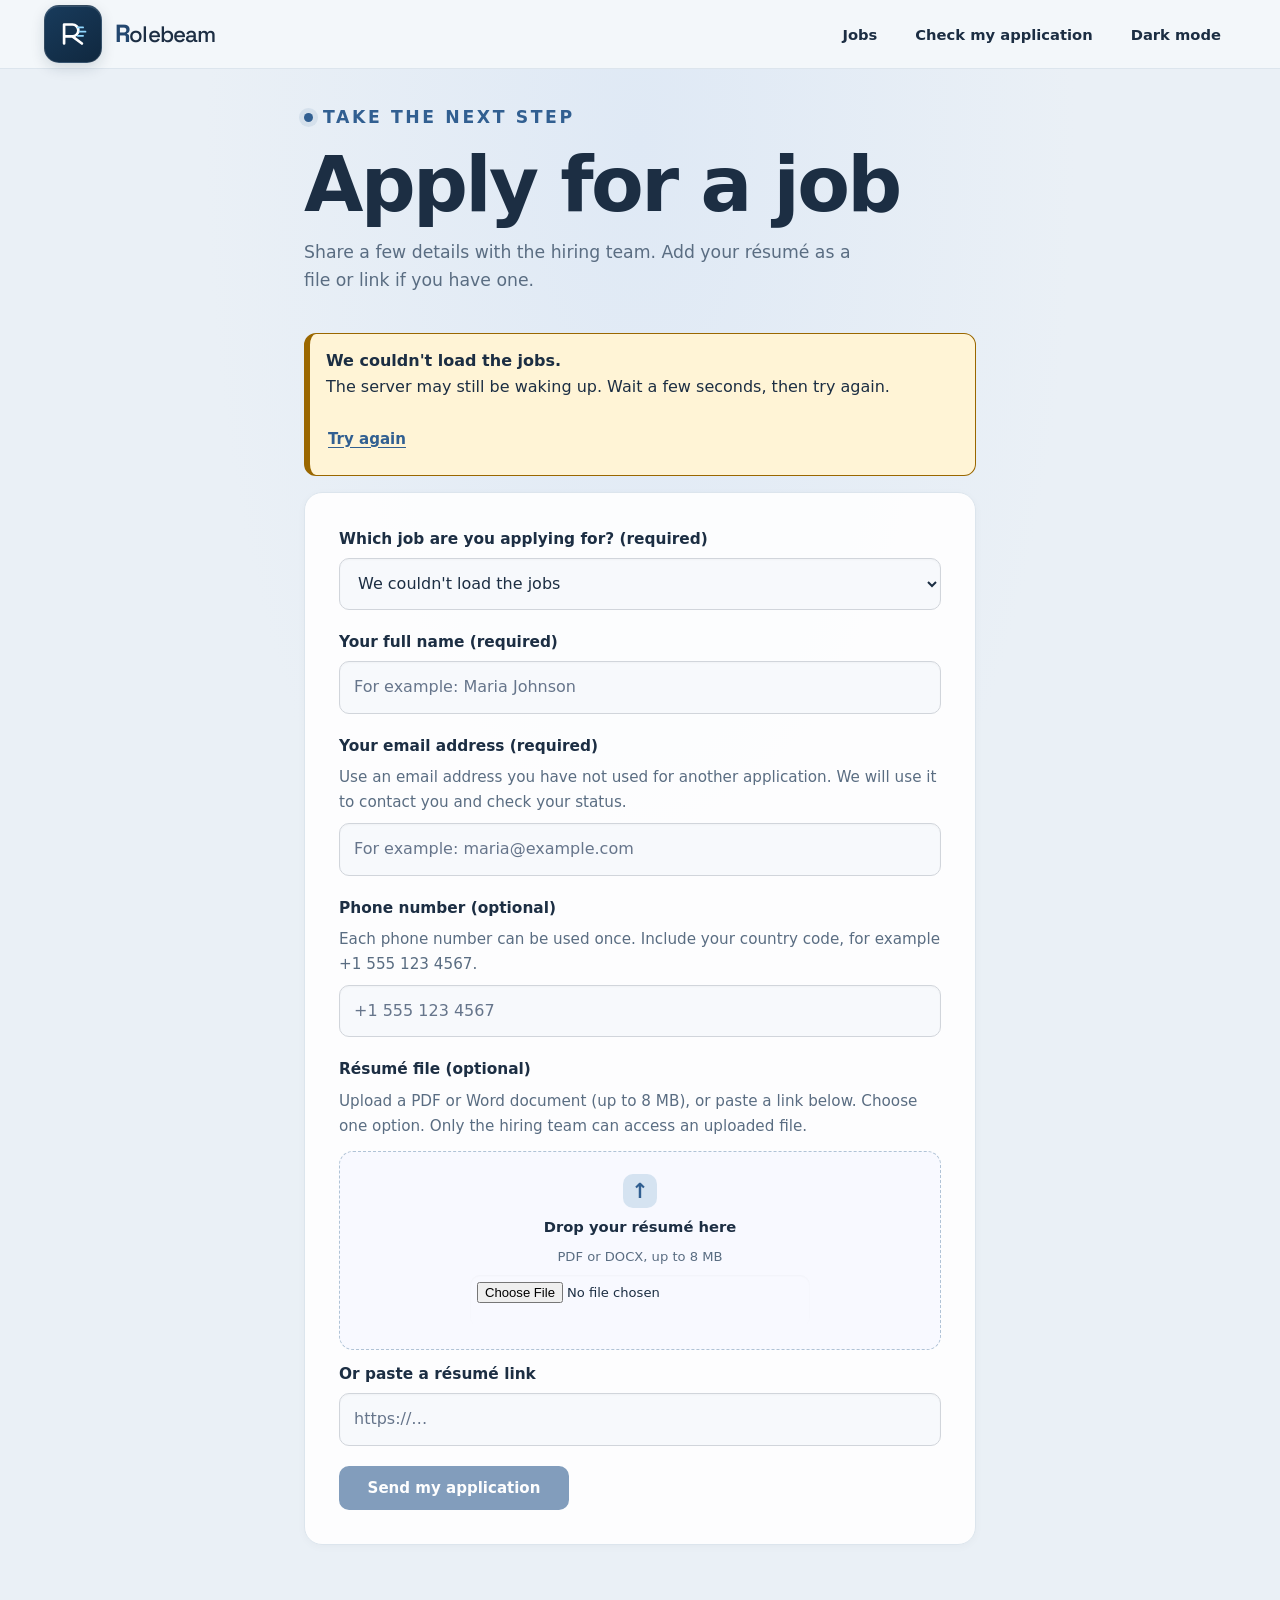
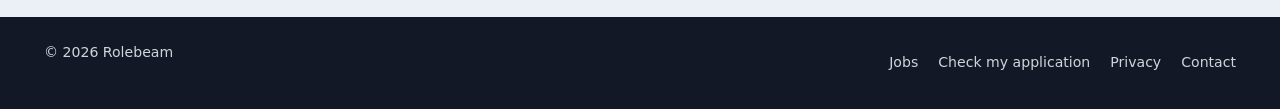
<file: Frontend/templates/index.html>
<!DOCTYPE html>
<html lang="en">
<head>
  <meta charset="UTF-8">
  <meta name="viewport" content="width=device-width, initial-scale=1.0">
  <title>Apply for a job | Rolebeam</title>
  <meta name="description" content="Apply for an open role at Rolebeam. Share your contact details and résumé with the hiring team.">
  <meta name="robots" content="noindex,follow">
  <link rel="preconnect" href="https://fonts.googleapis.com">
  <link rel="preconnect" href="https://fonts.gstatic.com" crossorigin>
  <link rel="stylesheet" href="https://fonts.googleapis.com/css2?family=Space+Grotesk:wght@500;600;700&display=swap">
  <link rel="stylesheet" href="/Frontend/static/style.css">
</head>
<body data-page="apply">
  <a class="skip-link" href="#main">Skip to main content</a>
  <header id="site-header" class="site-header"></header>

  <main id="main">
    <div class="wrap wrap-narrow">

      <!-- The application form -->
      <div id="form-card">
        <div class="page-head">
          <p class="hero-kicker" style="color:var(--brand);margin-bottom:14px"><span class="kicker-dot" aria-hidden="true"></span> TAKE THE NEXT STEP</p>
          <h1>Apply for a job</h1>
          <p>Share a few details with the hiring team. Add your résumé as a file or link if you have one.</p>
        </div>

        <div id="job-notice" role="status"></div>

        <form id="apply-form" class="panel" novalidate>
          <div class="field" id="f-job">
            <label for="job-id">Which job are you applying for? (required)</label>
            <select id="job-id" required aria-describedby="e-job">
              <option value="">Loading jobs&hellip;</option>
            </select>
            <p class="error-text" id="e-job">Choose a job from the list.</p>
          </div>

          <div class="field" id="f-name">
            <label for="candidate-name">Your full name (required)</label>
            <input type="text" id="candidate-name" autocomplete="name" maxlength="120" placeholder="For example: Maria Johnson" required aria-describedby="e-name">
            <p class="error-text" id="e-name">Enter your full name.</p>
          </div>

          <div class="field" id="f-email">
            <label for="candidate-email">Your email address (required)</label>
            <span class="hint" id="h-email">Use an email address you have not used for another application. We will use it to contact you and check your status.</span>
            <input type="email" id="candidate-email" autocomplete="email" inputmode="email" maxlength="254" placeholder="For example: maria@example.com" required aria-describedby="h-email e-email">
            <p class="error-text" id="e-email">Enter an email address like name@example.com.</p>
          </div>

          <div class="field" id="f-phone">
            <label for="candidate-phone">Phone number (optional)</label>
            <span class="hint" id="h-phone">Each phone number can be used once. Include your country code, for example +1 555 123 4567.</span>
            <input type="tel" id="candidate-phone" autocomplete="tel" inputmode="tel" maxlength="30" placeholder="+1 555 123 4567" aria-describedby="h-phone e-phone">
            <!-- Text updates are switched off until an SMS provider is set up. Remove "hidden" to bring this back. -->
            <label class="sms-consent" for="sms-updates-opt-in" hidden>
              <input type="checkbox" id="sms-updates-opt-in">
              <span>Text me my tracking code and updates if my application is accepted or rejected. Message and data rates may apply. Reply STOP to stop texts.</span>
            </label>
            <p class="error-text" id="e-phone">Enter a valid international number starting with +, or leave it blank.</p>
          </div>

          <div class="field" id="f-cv">
            <label for="candidate-cv-file">Résumé file (optional)</label>
            <span class="hint" id="h-cv">Upload a PDF or Word document (up to 8 MB), or paste a link below. Choose one option. Only the hiring team can access an uploaded file.</span>
            <div class="resume-dropzone" id="resume-dropzone">
              <span class="dropzone-icon" aria-hidden="true">↑</span>
              <strong>Drop your résumé here</strong>
              <span class="muted">PDF or DOCX, up to 8 MB</span>
              <input type="file" id="candidate-cv-file" accept=".pdf,.docx,application/pdf,application/vnd.openxmlformats-officedocument.wordprocessingml.document" aria-describedby="h-cv e-cv">
            </div>
            <p id="resume-file-name" class="resume-file-name" aria-live="polite"></p>
            <label for="candidate-cv" class="sub-label" style="display:block;margin-top:12px">Or paste a résumé link</label>
            <input type="url" id="candidate-cv" maxlength="2048" inputmode="url" placeholder="https://…" aria-describedby="h-cv e-cv">
            <p class="error-text" id="e-cv">Choose a PDF or DOCX file up to 8 MB, or enter a valid web link, but not both.</p>
          </div>

          <div id="status-message" role="alert" hidden></div>
          <button type="submit" id="submit-btn" class="btn btn-primary btn-block">Send my application</button>
        </form>
      </div>

      <!-- Shown after a successful application -->
      <div id="success-card" hidden>
        <div class="page-head">
          <div class="success-head">
            <span class="success-icon" aria-hidden="true">
              <svg width="26" height="26" viewBox="0 0 24 24" fill="none" stroke="currentColor" stroke-width="3" stroke-linecap="round" stroke-linejoin="round"><path d="M5 12.5l4.5 4.5L19 7.5"/></svg>
            </span>
            <h1 id="success-heading" tabindex="-1" style="font-size:clamp(1.6rem,5vw,2.2rem);margin:0">We got your application</h1>
          </div>
          <p>Thank you, <strong id="success-name"></strong>. Your application for <strong id="success-job"></strong> is waiting for review. We will contact you at <strong id="success-email"></strong>.</p>
        </div>

        <p id="email-delivery-message" class="alert" role="status" hidden></p>
        <p id="sms-delivery-message" class="alert" role="status" hidden></p>

        <!-- Tracking code: only shown when the server sends one back -->
        <div id="tracking-box" class="ticket" hidden>
          <div class="ticket-top">
            <p class="ticket-label">Your tracking code</p>
            <p id="success-code" class="ticket-code"></p>
          </div>
          <div class="ticket-stub">
            <p><strong>Save this code now.</strong> You need it, with your email, to check your application. Take a screenshot or write it down.</p>
            <div class="ticket-actions">
              <button type="button" id="copy-btn" class="btn btn-plain">Copy code</button>
              <a id="track-link" href="/track" class="btn btn-primary">Check my application</a>
            </div>
          </div>
        </div>

        <p><a href="/jobs" class="btn btn-secondary">Look at more jobs</a></p>
      </div>

    </div>
  </main>

  <footer id="site-footer" class="site-footer"></footer>
  <script src="/Frontend/static/script.js"></script>
  <script>
    const $ = (id) => document.getElementById(id);
    const select = $('job-id');
    const submitBtn = $('submit-btn');
    const notice = $('job-notice');
    const msg = $('status-message');

    function setError(fieldId, input, on) {
      $(fieldId).classList.toggle('has-error', on);
      if (on) input.setAttribute('aria-invalid', 'true');
      else if (fieldId === 'f-cv') $(fieldId).querySelectorAll('[aria-invalid="true"]').forEach(control => control.removeAttribute('aria-invalid'));
      else input.removeAttribute('aria-invalid');
    }

    function showNotice(tone, text) {
      notice.replaceChildren(L2E.el('div', { class: 'alert alert-' + tone, text }));
    }

    async function loadJobs() {
      const wantedId = new URLSearchParams(window.location.search).get('job');
      try {
        const jobs = await L2E.loadOpenJobs(() => showNotice('info', L2E.WAKE_NOTE));
        notice.replaceChildren();
        if (jobs.length === 0) {
          select.replaceChildren(L2E.el('option', { value: '', text: 'No jobs are open right now' }));
          submitBtn.disabled = true;
          showNotice('info', 'No jobs are open right now. Please check back soon.');
          return;
        }
        select.replaceChildren(
          L2E.el('option', { value: '', text: 'Choose a job' }),
          ...jobs.map(j => L2E.el('option', { value: j.id, text: j.title })));
        submitBtn.disabled = false;
        if (wantedId) {
          const match = jobs.find(j => String(j.id) === wantedId);
          if (match) select.value = String(match.id);
          else showNotice('warn', 'That job is no longer open. Please choose another one from the list.');
        }
      } catch (err) {
        select.replaceChildren(L2E.el('option', { value: '', text: "We couldn't load the jobs" }));
        submitBtn.disabled = true;
        const retry = L2E.el('button', { type: 'button', class: 'link-btn', text: 'Try again' });
        retry.addEventListener('click', () => { notice.replaceChildren(); select.replaceChildren(L2E.el('option', { value: '', text: 'Loading jobs…' })); loadJobs(); });
        notice.replaceChildren(L2E.el('div', { class: 'alert alert-warn' },
          L2E.el('strong', { text: "We couldn't load the jobs." }),
          L2E.el('p', { text: 'The server may still be waking up. Wait a few seconds, then try again.' }),
          retry));
      }
    }

    function showFormError(text) {
      msg.className = 'alert alert-bad';
      msg.replaceChildren(L2E.el('strong', { text }));
      msg.hidden = false;
    }

    async function submitApplication(e) {
      e.preventDefault();
      msg.hidden = true;
      const nameInput = $('candidate-name');
      const emailInput = $('candidate-email');
      const phoneInput = $('candidate-phone');
      const smsOptIn = $('sms-updates-opt-in');
      const cvInput = $('candidate-cv');
      const cvFileInput = $('candidate-cv-file');
      const name = nameInput.value.trim();
      const email = emailInput.value.trim();
      const phone = phoneInput.value.trim();
      const cv = cvInput.value.trim();
      const cvFile = cvFileInput.files[0] || null;

      // Check every field first, then send focus to the first problem.
      const problems = [];
      const jobBad = !select.value;
      setError('f-job', select, jobBad); if (jobBad) problems.push(select);
      const nameBad = !name;
      setError('f-name', nameInput, nameBad); if (nameBad) problems.push(nameInput);
      const emailBad = !emailInput.validity.valid || !email;
      setError('f-email', emailInput, emailBad); if (emailBad) problems.push(emailInput);
      const phoneDigits = phone.replace(/\D/g, '');
      const phoneBad = smsOptIn.checked && !phone || !!phone && (!/^\+[0-9().\-\s]{8,30}$/.test(phone) || phoneDigits.length < 8 || phoneDigits.length > 15);
      setError('f-phone', phoneInput, phoneBad); if (phoneBad) problems.push(phoneInput);
      let cvBad = !!(cv && cvFile);
      if (cvFile) {
        const ext = cvFile.name.toLowerCase().split('.').pop();
        cvBad = cvBad || !['pdf', 'docx'].includes(ext) || cvFile.size > 8 * 1024 * 1024 || cvFile.size === 0;
      }
      if (cv) {
        try {
          const resumeUrl = new URL(cv);
          cvBad = !['http:', 'https:'].includes(resumeUrl.protocol) || /^[^/]+@[^/]+$/.test(resumeUrl.host);
        } catch (err) { cvBad = true; }
      }
      const cvErrorTarget = cvFile && !cv ? cvFileInput : cvInput;
      setError('f-cv', cvErrorTarget, cvBad); if (cvBad) problems.push(cvErrorTarget);
      if (problems.length) {
        showFormError(problems.length === 1 ? 'Please fix the box marked below.' : 'Please fix the ' + problems.length + ' boxes marked below.');
        problems[0].focus();
        return;
      }

      submitBtn.disabled = true;
      submitBtn.textContent = 'Sending…';
      const jobTitle = select.options[select.selectedIndex].text;

      try {
        const application = { candidate_name: name, email, phone_number: phone ? '+' + phoneDigits : undefined, sms_updates_consent: smsOptIn.checked, job_id: parseInt(select.value, 10), resume_url: cv || null };
        const body = cvFile ? new FormData() : application;
        if (cvFile) {
          Object.entries(application).forEach(([key, value]) => {
            if (value !== undefined && value !== null) body.append(key, String(value));
          });
          body.append('resume_file', cvFile);
        }
        const response = await L2E.request('/applications/', {
          method: 'POST',
          body,
          onSlow: () => { msg.className = 'alert alert-info'; msg.textContent = L2E.WAKE_NOTE; msg.hidden = false; }
        });
        if (!response.ok) {
          const error = new Error('http-error');
          error.status = response.status;
          error.retryAfterSeconds = Number(response.headers.get('Retry-After')) || 0;
          throw error;
        }

        let created = {};
        try { created = await response.json(); } catch (err) { /* no body: show the page without a code */ }
        showTrackingCode(created.tracking_code);
        $('success-name').textContent = name;
        $('success-job').textContent = jobTitle;
        $('success-email').textContent = email;
        const emailNotice = $('email-delivery-message');
        const emailSent = created.tracking_email_sent;
        emailNotice.className = 'alert ' + (emailSent === true ? 'alert-good' : emailSent === false ? 'alert-warn' : 'alert-info');
        emailNotice.textContent = emailSent === true
          ? 'Your tracking email was accepted for ' + email + '. If it does not arrive soon, check your spam folder. Keep the code below as a backup.'
          : emailSent === false
            ? 'We could not send the tracking email to ' + email + '. Your application is saved. Save the code below to check your status.'
            : 'Your application was submitted. We are trying to email a copy of your tracking code to ' + email + ', but email can be slow or may not arrive. Save the code below now: it is the sure way to check your status.';
        emailNotice.hidden = false;
        const smsNotice = $('sms-delivery-message');
        if (smsOptIn.checked) {
          const smsQueued = created.tracking_sms_queued;
          smsNotice.className = 'alert ' + (smsQueued === true ? 'alert-good' : smsQueued === false ? 'alert-warn' : 'alert-info');
          smsNotice.textContent = smsQueued === true
            ? 'A text with your tracking code was queued for ' + phone + '.'
            : smsQueued === false
              ? 'We could not queue a text to ' + phone + '. Your tracking code is shown below, and email updates will still be sent.'
              : 'The server did not confirm whether a text was sent. Your tracking code is shown below; check your phone and email for updates.';
          smsNotice.hidden = false;
        } else {
          smsNotice.hidden = true;
        }
        $('form-card').hidden = true;
        $('success-card').hidden = false;
        $('apply-form').reset();
        $('resume-file-name').textContent = '';
        $('success-heading').focus();
        window.scrollTo(0, 0);
      } catch (err) {
        const status = Number.isInteger(err.status) ? err.status : null;
        console.error('Application submission failed' + (status ? ' (HTTP ' + status + ')' : ' (' + (err.name || 'network error') + ')'));
        const errorMessage = status === 404
          ? 'This job is no longer open. Go back to the jobs page and choose another role.'
          : status === 409
            ? 'This email address or phone number has already been used for an application. Each can only be used once. If you have already applied, use your tracking code to check your status.'
            : status === 429 && err.retryAfterSeconds
              ? 'For safety, repeat attempts with details already used are paused. Please wait about ' + Math.ceil(err.retryAfterSeconds / 60) + ' minutes before trying again.'
              : status === 429
                ? 'Too many attempts have been made. Please wait a few minutes before trying again.'
          : status === 400 || status === 422 || status === 413
            ? 'The application service rejected some details. Check your name, email, phone number and résumé file or link, then try again.'
            : status && status >= 500
              ? 'The application service had a server error (HTTP ' + status + '). We could not confirm whether your application was saved. Check with the hiring team before trying again.'
              : status
                ? 'The application service returned an unexpected error (HTTP ' + status + '). Check with the hiring team before trying again.'
                : err.name === 'AbortError'
                  ? 'The request timed out. Your application may still have been received. Check with the hiring team before trying again.'
                  : 'The page could not reach the application service. Your application may still have been received. Check with the hiring team before trying again.';
        showFormError(errorMessage);
        submitBtn.textContent = 'Send my application';
        submitBtn.disabled = false;
      }
    }

    function showTrackingCode(code) {
      try { sessionStorage.removeItem('learn2earn-tracking-code'); } catch (err) { /* storage blocked */ }
      if (!code) return;
      $('success-code').textContent = code;
      prepareTracking();
      $('tracking-box').hidden = false;
    }

    // Keep the code out of the page address. The tracking page picks it up in this tab.
    function prepareTracking() {
      try { sessionStorage.setItem('learn2earn-tracking-code', $('success-code').textContent); } catch (err) { /* the person can copy it */ }
    }

    async function copyCode() {
      const btn = $('copy-btn');
      try {
        await navigator.clipboard.writeText($('success-code').textContent);
        btn.textContent = 'Copied';
      } catch (err) {
        btn.textContent = 'Press and hold the code to copy it';
      }
      setTimeout(() => { btn.textContent = 'Copy code'; }, 3000);
    }

    $('apply-form').addEventListener('submit', submitApplication);
    $('copy-btn').addEventListener('click', copyCode);
    $('track-link').addEventListener('click', prepareTracking);
    // Clear a box's error as soon as the person starts fixing it.
    [['f-name', 'candidate-name'], ['f-email', 'candidate-email'], ['f-phone', 'candidate-phone'], ['f-cv', 'candidate-cv'], ['f-job', 'job-id']].forEach(([f, i]) =>
      $(i).addEventListener('input', () => setError(f, $(i), false)));
    const resumeDropzone = $('resume-dropzone');
    const resumeFileInput = $('candidate-cv-file');
    resumeFileInput.addEventListener('change', () => {
      setError('f-cv', $('candidate-cv'), false);
      $('resume-file-name').textContent = resumeFileInput.files[0] ? 'Selected: ' + resumeFileInput.files[0].name : '';
    });
    ['dragenter', 'dragover'].forEach(type => resumeDropzone.addEventListener(type, event => { event.preventDefault(); resumeDropzone.classList.add('is-dragover'); }));
    ['dragleave', 'drop'].forEach(type => resumeDropzone.addEventListener(type, event => { event.preventDefault(); resumeDropzone.classList.remove('is-dragover'); }));
    resumeDropzone.addEventListener('drop', event => {
      if (!event.dataTransfer.files.length) return;
      resumeFileInput.files = event.dataTransfer.files;
      resumeFileInput.dispatchEvent(new Event('change', { bubbles: true }));
    });
    $('sms-updates-opt-in').addEventListener('change', () => setError('f-phone', $('candidate-phone'), false));
    loadJobs();
  </script>
</body>
</html>
</file>
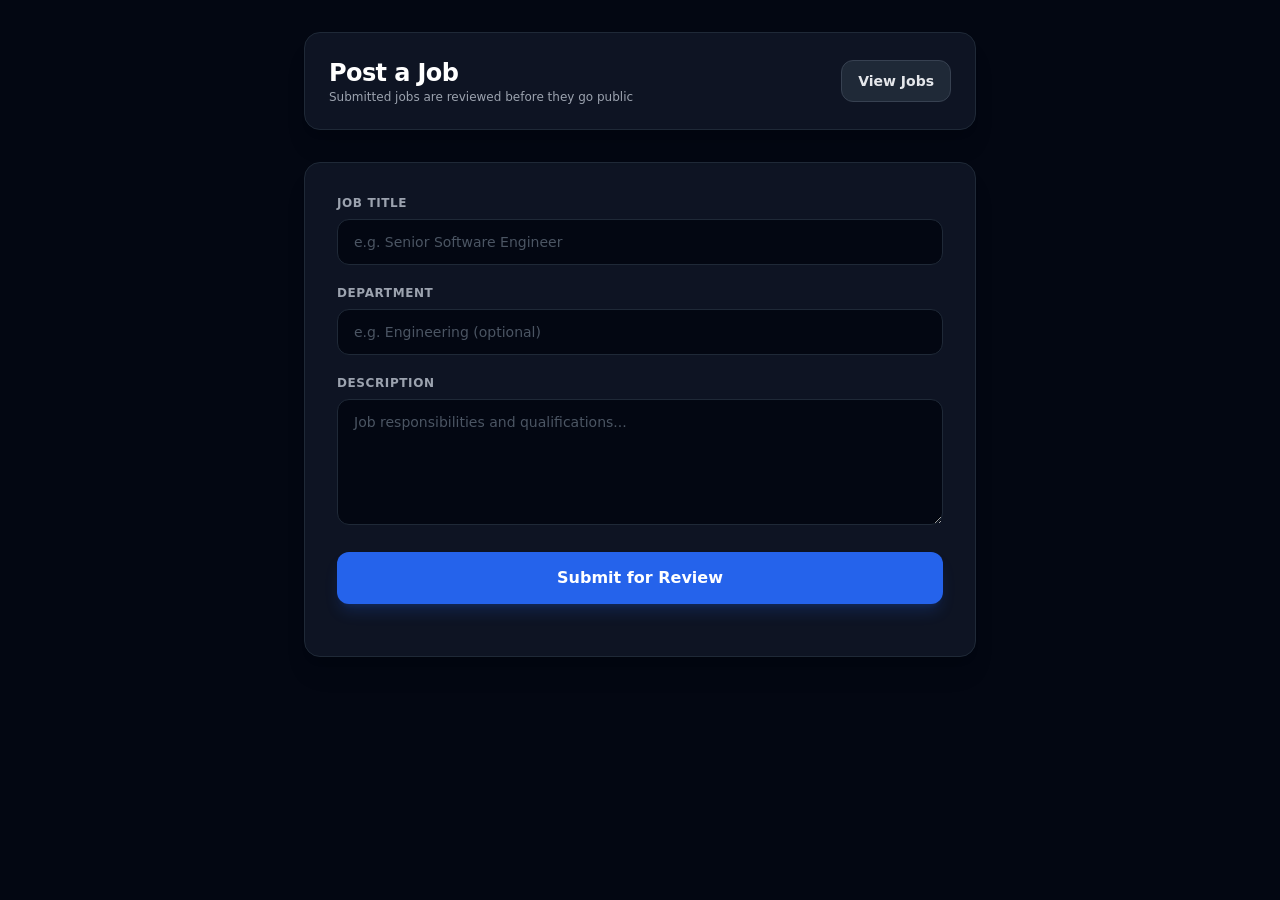
<file: post-job.html>
<!DOCTYPE html>
<html lang="en">
<head>
    <meta charset="UTF-8">
    <meta name="viewport" content="width=device-width, initial-scale=1.0">
    <title>Rolebeam - Post a Job</title>
    <link rel="stylesheet" href="/Frontend/static/tailwind.css">
</head>
<body class="bg-gray-950 text-gray-100 min-h-screen p-4 sm:p-8 selection:bg-blue-600 selection:text-white">

    <div class="max-w-2xl mx-auto space-y-8">

        <header class="flex justify-between items-center bg-gray-900/80 p-6 rounded-2xl border border-gray-800 shadow-xl">
            <div>
                <h1 class="text-2xl font-black text-white tracking-tight">Post a Job</h1>
                <p class="text-xs text-gray-400">Submitted jobs are reviewed before they go public</p>
            </div>
            <a href="/jobs" class="bg-gray-800 hover:bg-gray-700 text-gray-200 text-sm font-semibold px-4 py-2.5 rounded-xl transition border border-gray-700">View Jobs</a>
        </header>

        <div class="bg-gray-900/80 p-8 rounded-2xl shadow-xl border border-gray-800">
            <form id="create-job-form" onsubmit="submitJob(event)" class="space-y-5">
                <div>
                    <label class="block text-xs font-bold uppercase tracking-wider text-gray-400 mb-2">Job Title</label>
                    <input type="text" id="job_title" required placeholder="e.g. Senior Software Engineer" class="w-full bg-gray-950 border border-gray-800 rounded-xl px-4 py-3 text-sm text-gray-100 placeholder-gray-600 focus:outline-none focus:border-blue-500 focus:ring-1 focus:ring-blue-500 transition">
                </div>
                <div>
                    <label class="block text-xs font-bold uppercase tracking-wider text-gray-400 mb-2">Department</label>
                    <input type="text" id="job_department" placeholder="e.g. Engineering (optional)" class="w-full bg-gray-950 border border-gray-800 rounded-xl px-4 py-3 text-sm text-gray-100 placeholder-gray-600 focus:outline-none focus:border-blue-500 focus:ring-1 focus:ring-blue-500 transition">
                </div>
                <div>
                    <label class="block text-xs font-bold uppercase tracking-wider text-gray-400 mb-2">Description</label>
                    <textarea id="job_description" rows="5" required placeholder="Job responsibilities and qualifications..." class="w-full bg-gray-950 border border-gray-800 rounded-xl px-4 py-3 text-sm text-gray-100 placeholder-gray-600 focus:outline-none focus:border-blue-500 focus:ring-1 focus:ring-blue-500 transition"></textarea>
                </div>
                <button id="submit-btn" type="submit" class="w-full bg-blue-600 hover:bg-blue-500 disabled:opacity-60 text-white font-semibold py-3.5 rounded-xl shadow-lg shadow-blue-600/20 transition">
                    Submit for Review
                </button>
                <p id="msg" class="text-center text-sm font-medium"></p>
            </form>
        </div>
    </div>

    <script>
        const API_BASE_URL = 'https://applicant-tracking-system-tbaw.onrender.com';

        async function submitJob(event) {
            event.preventDefault();
            const msg = document.getElementById('msg');
            const btn = document.getElementById('submit-btn');

            const payload = {
                title: document.getElementById('job_title').value.trim(),
                description: document.getElementById('job_description').value.trim(),
                department: document.getElementById('job_department').value.trim() || 'General'
            };

            btn.disabled = true;
            btn.innerText = 'Submitting...';
            msg.innerText = '';

            try {
                const response = await fetch(`${API_BASE_URL}/jobs/`, {
                    method: 'POST',
                    headers: { 'Content-Type': 'application/json' },
                    body: JSON.stringify(payload)
                });

                if (!response.ok) throw new Error('Request failed');

                document.getElementById('create-job-form').reset();
                msg.className = 'text-center text-sm font-medium text-emerald-400';
                msg.innerText = 'Job submitted! It will appear on the jobs page after an admin approves it.';
            } catch (error) {
                msg.className = 'text-center text-sm font-medium text-rose-400';
                msg.innerText = 'Something went wrong. Please try again in a moment.';
            } finally {
                btn.disabled = false;
                btn.innerText = 'Submit for Review';
            }
        }
    </script>
</body>
</html>
</file>
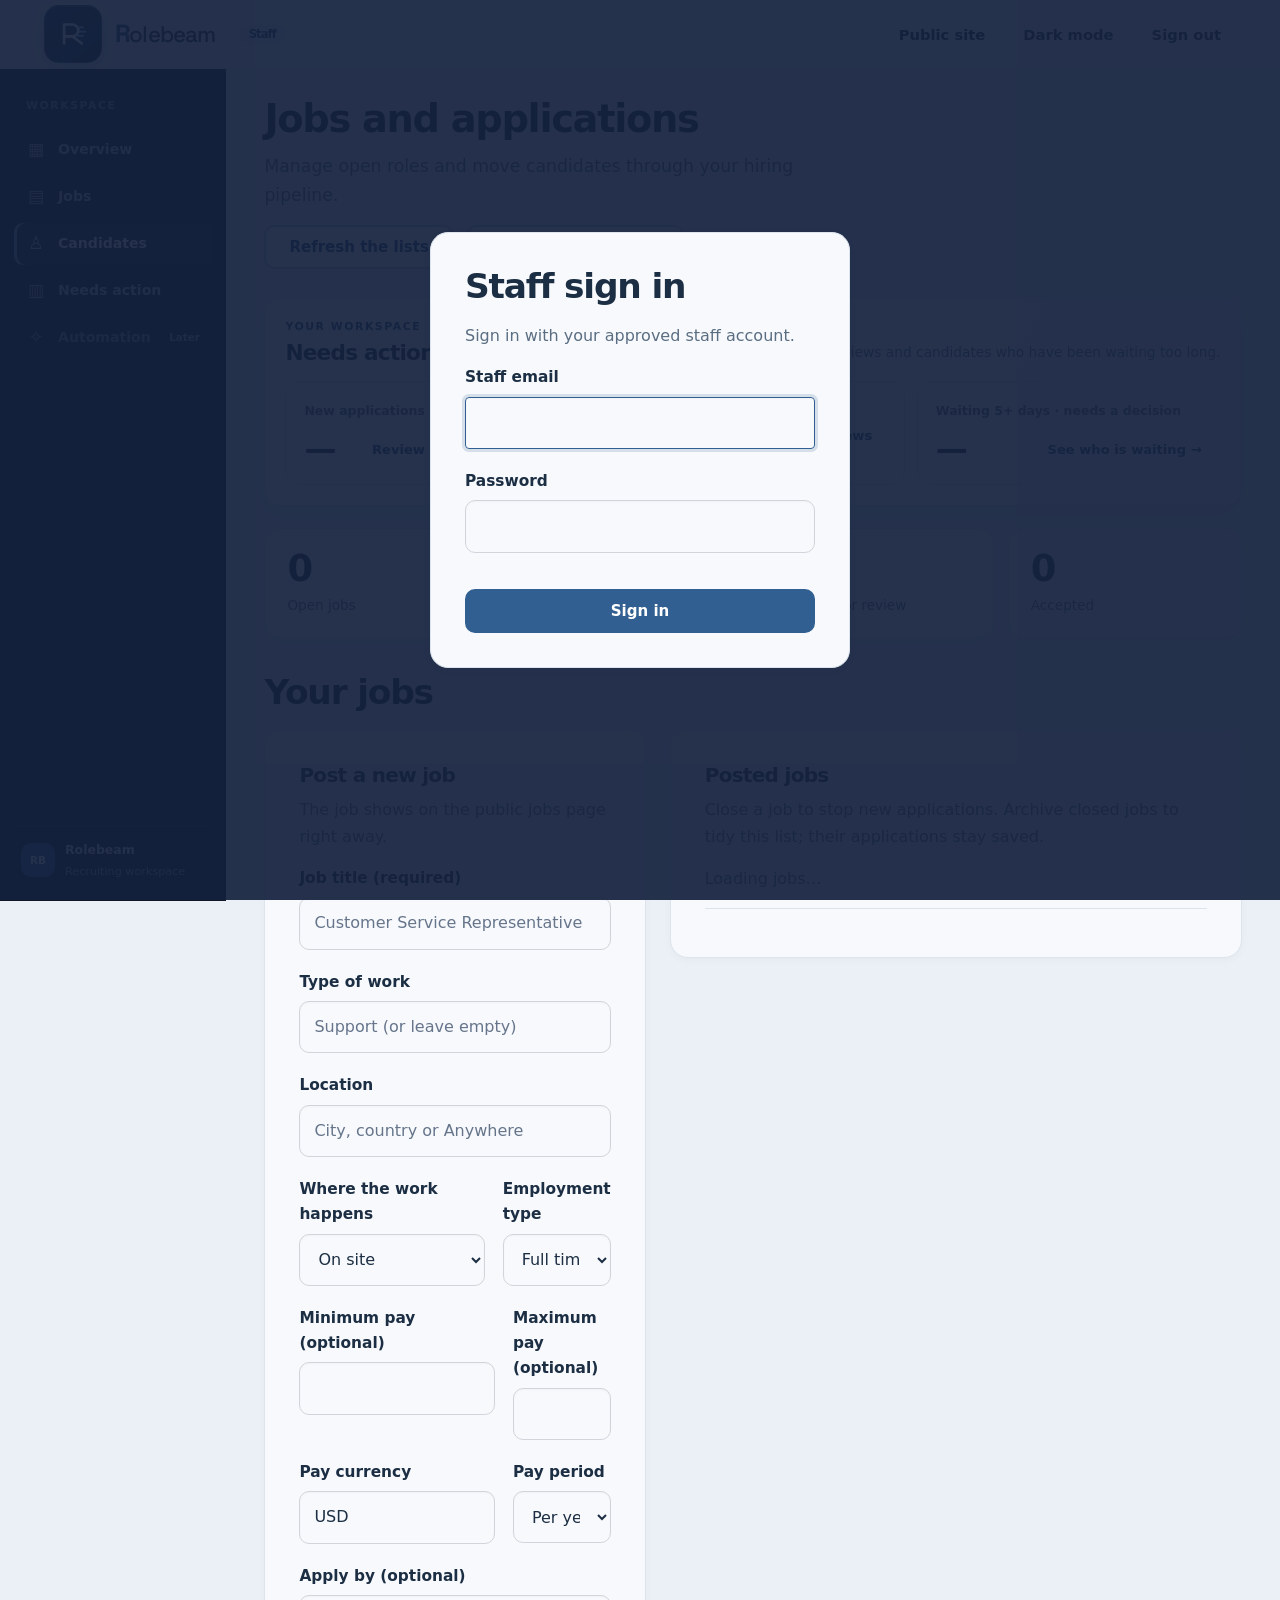
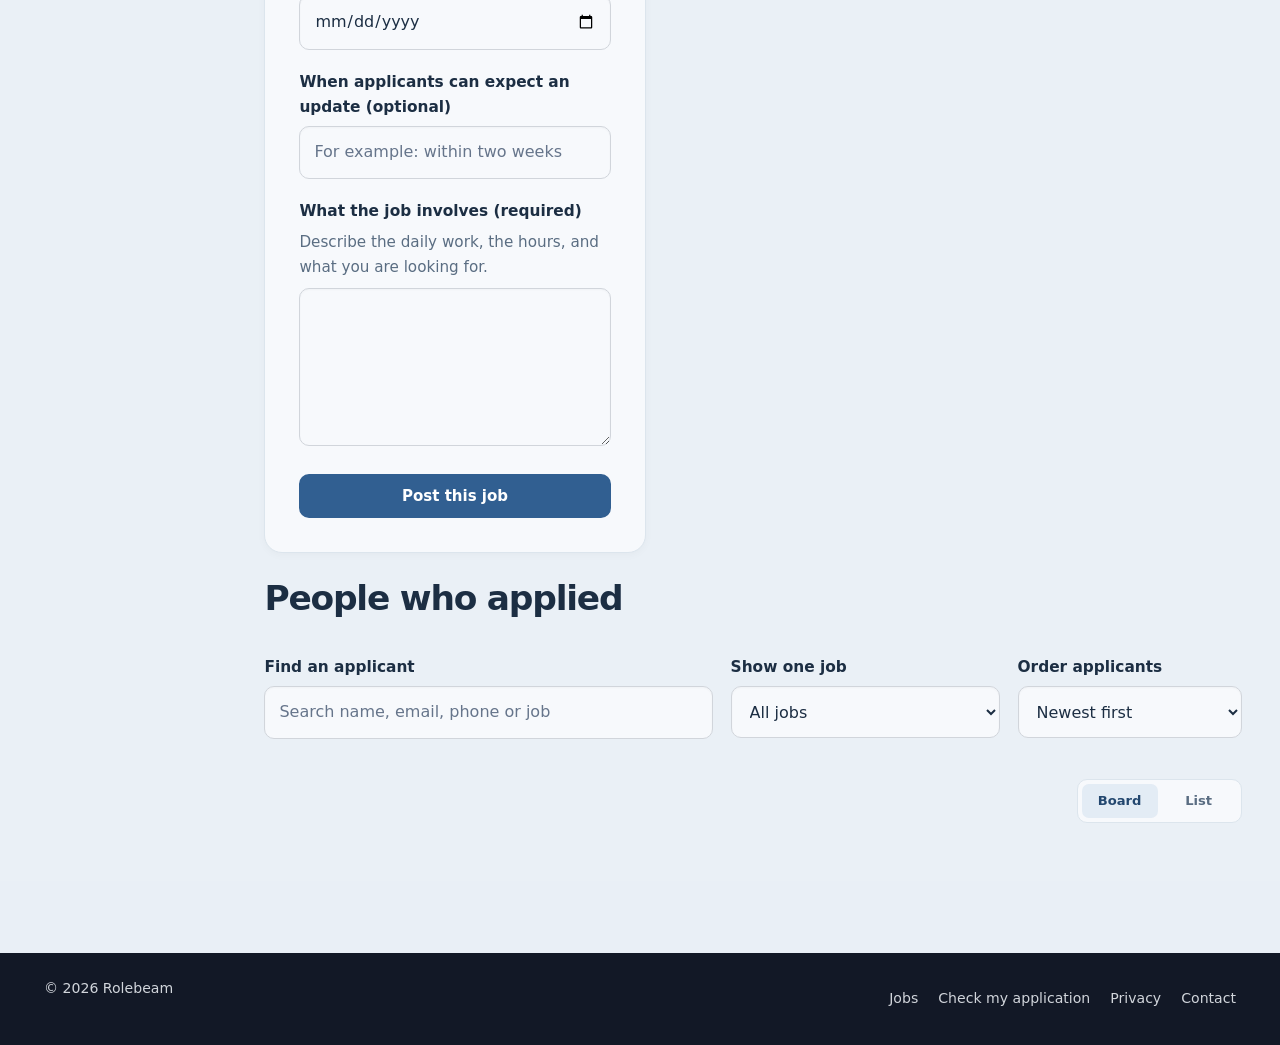
<file: Frontend/templates/admin.html>
<!DOCTYPE html>
<html lang="en">
<head>
  <meta charset="UTF-8">
  <meta name="viewport" content="width=device-width, initial-scale=1.0">
  <title>Staff: jobs and applications | Rolebeam</title>
  <meta name="robots" content="noindex">
  <link rel="preconnect" href="https://fonts.googleapis.com">
  <link rel="preconnect" href="https://fonts.gstatic.com" crossorigin>
  <link rel="stylesheet" href="https://fonts.googleapis.com/css2?family=Space+Grotesk:wght@500;600;700&display=swap">
  <link rel="stylesheet" href="/Frontend/static/style.css">
</head>
<body data-page="admin" data-staff="true">
  <a class="skip-link" href="#main">Skip to main content</a>
  <header id="site-header" class="site-header"></header>

  <main id="main">
    <div class="workspace-layout">
      <aside class="workspace-sidebar" aria-label="Staff navigation">
        <p class="sidebar-eyebrow">WORKSPACE</p>
        <nav>
          <a href="#overview"><span aria-hidden="true">▦</span>Overview</a>
          <a href="#jobs-title"><span aria-hidden="true">▤</span>Jobs</a>
          <a href="#apps-title" aria-current="page"><span aria-hidden="true">♙</span>Candidates</a>
          <a href="#action-summary"><span aria-hidden="true">▥</span>Needs action</a>
          <span class="sidebar-disabled" aria-disabled="true"><span aria-hidden="true">✧</span>Automation <small>Later</small></span>
        </nav>
        <div class="sidebar-bottom"><span class="sidebar-brand-dot" aria-hidden="true">RB</span><span><strong>Rolebeam</strong><small>Recruiting workspace</small></span></div>
      </aside>
      <div class="workspace-content">
      <div class="wrap">
      <div class="page-head">
        <span id="overview" class="anchor-target" aria-hidden="true"></span>
        <h1>Jobs and applications</h1>
        <p>Manage open roles and move candidates through your hiring pipeline.</p>
        <div class="row" style="margin-top:16px">
          <button type="button" id="refresh-btn" class="btn btn-secondary btn-small">Refresh the lists</button>
          <button type="button" id="palette-btn" class="btn btn-secondary btn-small palette-open-btn" aria-haspopup="dialog">Quick search <kbd id="palette-shortcut">Ctrl K</kbd></button>
        </div>
      </div>

      <section class="action-brief" id="action-summary" aria-labelledby="action-brief-title">
        <div class="action-brief-heading">
          <div><p class="eyebrow">YOUR WORKSPACE</p><h2 id="action-brief-title">Needs action</h2></div>
          <p class="muted">A quick view of new applications, upcoming interviews and candidates who have been waiting too long.</p>
        </div>
        <div class="action-brief-grid">
          <article class="action-brief-card">
            <p class="action-brief-label">New applications · last 7 days</p>
            <p class="action-brief-number" id="new-applications-count" aria-live="polite">—</p>
            <a href="#apps-title" class="action-brief-link" data-action-filter="new">Review new applications <span aria-hidden="true">→</span></a>
          </article>
          <article class="action-brief-card">
            <p class="action-brief-label">Upcoming interviews · this week</p>
            <p class="action-brief-number" id="weekly-interviews-count" aria-live="polite">—</p>
            <a href="#apps-title" class="action-brief-link" data-action-filter="interviews">View this week’s interviews <span aria-hidden="true">→</span></a>
          </article>
          <article class="action-brief-card">
            <p class="action-brief-label">Waiting 5+ days · needs a decision</p>
            <p class="action-brief-number" id="stuck-count" aria-live="polite">—</p>
            <a href="#apps-title" class="action-brief-link" data-action-filter="stuck">See who is waiting <span aria-hidden="true">→</span></a>
          </article>
        </div>
      </section>

      <section id="analytics" aria-label="Application totals" class="tiles">
        <div class="tile"><p class="tile-num" id="open-jobs-count">0</p><p class="tile-label">Open jobs</p></div>
        <div class="tile"><p class="tile-num" id="total-count">0</p><p class="tile-label">People applied</p></div>
        <div class="tile"><p class="tile-num" id="pending-count">0</p><p class="tile-label">Waiting for review</p></div>
        <div class="tile"><p class="tile-num" id="accepted-count">0</p><p class="tile-label">Accepted</p></div>
      </section>

      <section class="section" style="padding-bottom:0" aria-labelledby="jobs-title">
        <h2 id="jobs-title">Your jobs</h2>
        <div class="two-col">
          <form id="job-form" class="panel" novalidate>
            <h3 id="job-form-title">Post a new job</h3>
            <p class="muted">The job shows on the public jobs page right away.</p>
            <div class="field">
              <label for="job-title">Job title (required)</label>
              <input type="text" id="job-title" required placeholder="Customer Service Representative">
            </div>
            <div class="field">
              <label for="job-department">Type of work</label>
              <input type="text" id="job-department" placeholder="Support (or leave empty)">
            </div>
            <div class="field">
              <label for="job-location">Location</label>
              <input type="text" id="job-location" placeholder="City, country or Anywhere">
            </div>
            <div class="filters">
              <div class="field"><label for="job-work-mode">Where the work happens</label><select id="job-work-mode"><option value="on_site">On site</option><option value="hybrid">Hybrid</option><option value="remote">Remote</option></select></div>
              <div class="field"><label for="job-employment-type">Employment type</label><select id="job-employment-type"><option value="full_time">Full time</option><option value="part_time">Part time</option><option value="contract">Contract</option><option value="temporary">Temporary</option><option value="internship">Internship</option></select></div>
            </div>
            <div class="filters">
              <div class="field"><label for="job-salary-min">Minimum pay (optional)</label><input id="job-salary-min" type="number" min="0" step="0.01"></div>
              <div class="field"><label for="job-salary-max">Maximum pay (optional)</label><input id="job-salary-max" type="number" min="0" step="0.01"></div>
            </div>
            <div class="filters">
              <div class="field"><label for="job-salary-currency">Pay currency</label><input id="job-salary-currency" value="USD" maxlength="3" autocomplete="off"></div>
              <div class="field"><label for="job-salary-period">Pay period</label><select id="job-salary-period"><option value="year">Per year</option><option value="month">Per month</option><option value="week">Per week</option><option value="day">Per day</option><option value="hour">Per hour</option></select></div>
            </div>
            <div class="field"><label for="job-closes-at">Apply by (optional)</label><input id="job-closes-at" type="date"></div>
            <div class="field"><label for="job-response-expectation">When applicants can expect an update (optional)</label><input id="job-response-expectation" maxlength="240" placeholder="For example: within two weeks"></div>
            <div class="field">
              <label for="job-description">What the job involves (required)</label>
              <span class="hint" id="h-desc">Describe the daily work, the hours, and what you are looking for.</span>
              <textarea id="job-description" required rows="5" aria-describedby="h-desc"></textarea>
            </div>
            <button type="submit" id="job-submit-btn" class="btn btn-primary btn-block">Post this job</button>
            <button type="button" id="job-cancel-edit" class="btn btn-secondary btn-block" hidden>Cancel editing</button>
            <div id="job-message" role="status" aria-live="polite" hidden></div>
          </form>

          <div class="panel">
            <h3>Posted jobs</h3>
            <p class="muted">Close a job to stop new applications. Archive closed jobs to tidy this list; their applications stay saved.</p>
            <div id="jobs-list"><p class="muted">Loading jobs&hellip;</p></div>
            <div class="archive-tools">
              <button type="button" id="toggle-archived-btn" class="btn btn-secondary btn-small" aria-expanded="false" hidden>Show archived jobs</button>
              <div id="archived-jobs-list" hidden></div>
            </div>
          </div>
        </div>
      </section>

      <section class="section" aria-labelledby="apps-title">
        <h2 id="apps-title">People who applied</h2>
        <div class="chips" id="filters" role="group" aria-label="Show applications that are"></div>
        <div class="filters admin-app-filters">
          <div class="field"><label for="applicant-search">Find an applicant</label><input id="applicant-search" type="search" placeholder="Search name, email, phone or job"></div>
          <div class="field"><label for="applicant-job">Show one job</label><select id="applicant-job"><option value="all">All jobs</option></select></div>
          <div class="field"><label for="applicant-sort">Order applicants</label><select id="applicant-sort"><option value="newest">Newest first</option><option value="oldest">Oldest first</option><option value="name">Name A–Z</option></select></div>
        </div>
        <div id="empty-applicants" class="empty-state" hidden>
          <h3>No one has applied yet</h3>
          <p class="muted">Share your jobs page and new applications will show up here.</p>
          <button type="button" class="btn btn-primary" id="copy-jobs-link">Copy link to your jobs page</button>
        </div>
        <div class="view-toolbar"><span id="candidate-total" class="muted"></span><div class="view-switch" role="group" aria-label="Candidate display"><button type="button" id="board-view-btn" aria-pressed="true">Board</button><button type="button" id="list-view-btn" aria-pressed="false">List</button></div></div>
        <div id="pipeline-board" class="pipeline-board" aria-label="Hiring pipeline"></div>
        <div id="bulk-bar" class="bulk-bar" hidden role="group" aria-label="Actions for selected people"><span id="bulk-count" aria-live="polite"></span><button type="button" class="btn btn-small btn-plain" data-bulk="reviewing">Start review</button><button type="button" class="btn btn-small btn-secondary" data-bulk="interview">Interview</button><button type="button" class="btn btn-small btn-danger" data-bulk="rejected">Reject</button><button type="button" class="btn btn-small btn-plain" id="bulk-clear">Clear</button></div>
        <div id="applicant-table-wrap" class="table-wrap" hidden>
          <table class="data">
            <thead>
              <tr>
                <th scope="col" class="select-col"><input type="checkbox" id="select-page" aria-label="Select everyone on this page"></th>
                <th scope="col">Applicant</th>
                <th scope="col">Phone</th>
                <th scope="col">Job</th>
                <th scope="col">Resume</th>
                <th scope="col">Status</th>
                <th scope="col">Manage applicant</th>
              </tr>
            </thead>
            <tbody id="applicant-table-body">
              <tr><td colspan="7" class="empty">Loading applications&hellip;</td></tr>
            </tbody>
          </table>
        </div>
        <div id="applicant-pagination" class="applicant-pagination" role="group" aria-label="Applicant list pages" hidden>
          <span id="applicant-page-summary" class="muted" aria-live="polite"></span>
          <div class="pagination-actions">
            <button type="button" id="applicant-prev-page" class="btn btn-secondary btn-small">Previous</button>
            <span id="applicant-page-number" class="muted"></span>
            <button type="button" id="applicant-next-page" class="btn btn-secondary btn-small">Next</button>
          </div>
        </div>
      </section>
      </div>
      </div>
    </div>
  </main>

  <div id="palette-backdrop" class="palette-backdrop" hidden>
    <div class="palette" role="dialog" aria-modal="true" aria-label="Quick search">
      <input id="palette-input" class="palette-input" type="text" role="combobox" aria-expanded="true" aria-controls="palette-list" aria-autocomplete="list" autocomplete="off" spellcheck="false" placeholder="Search people and jobs, or type an action">
      <ul id="palette-list" class="palette-list" role="listbox" aria-label="Results"></ul>
      <p class="palette-foot"><span><kbd>↑</kbd> <kbd>↓</kbd> move</span><span><kbd>Enter</kbd> open</span><span><kbd>Esc</kbd> close</span></p>
      <p id="palette-status" class="palette-sr" aria-live="polite"></p>
    </div>
  </div>

  <div id="candidate-drawer-backdrop" class="drawer-backdrop" hidden>
    <aside id="candidate-drawer" class="candidate-drawer" role="dialog" aria-modal="true" aria-labelledby="drawer-title">
      <div class="drawer-top"><span class="eyebrow">CANDIDATE PROFILE</span><button type="button" id="drawer-close" class="drawer-close" aria-label="Close candidate profile">×</button></div>
      <div id="candidate-drawer-content"></div>
    </aside>
  </div>

  <footer id="site-footer" class="site-footer"></footer>
  <script src="/Frontend/static/script.js"></script>
  <script>
    const $ = (id) => document.getElementById(id);
    let jobsById = {};
    let applicants = [];
    let filter = 'all';
    let jobFilter = 'all'; // 'all' or a job id as text
    let archivedJobsVisible = false;
    let editingJobId = null;

    // ----- Jobs -----
    async function copyLink(path, message) {
      const url = location.origin + path;
      try { await navigator.clipboard.writeText(url); L2E.toast(message); }
      catch (e) { window.prompt('Copy this link:', url); }
    }
    $('copy-jobs-link').addEventListener('click', () => copyLink('/jobs', 'Link to your jobs page copied.'));

    async function loadJobs() {
      const list = $('jobs-list');
      const key = L2E.currentKey();
      try {
        const res = await L2E.adminFetch('/jobs/', { onSlow: () => { list.textContent = L2E.WAKE_NOTE; } });
        if (res.status === 401 || !L2E.keyIsCurrent(key)) return;
        if (!res.ok) throw new Error('Failed to load jobs');
        const data = await res.json();
        if (!L2E.keyIsCurrent(key)) return;
        const jobs = Array.isArray(data) ? data : (data.jobs || []);
        jobsById = Object.fromEntries(jobs.map(j => [j.id, j]));
        renderJobFilter();
        const activeJobs = jobs.filter(job => !job.is_archived);
        const archivedJobs = jobs.filter(job => job.is_archived);
        list.replaceChildren();
        $('open-jobs-count').textContent = activeJobs.filter(j => j.status === 'approved').length;
        if (activeJobs.length === 0) {
          const post = L2E.el('button', { type: 'button', class: 'btn btn-primary', text: 'Post a job' });
          post.addEventListener('click', () => { const t = $('job-title'); t.scrollIntoView({ block: 'center' }); t.focus(); });
          list.append(L2E.el('div', { class: 'empty-state' },
            L2E.el('h3', { text: jobs.length ? 'No jobs in this list' : 'Post your first job' }),
            L2E.el('p', { class: 'muted', text: jobs.length ? 'Restore an archived job or post a new one.' : 'It takes about a minute. It shows on the public jobs page right away.' }),
            post));
        }
        activeJobs.forEach(job => {
          const open = job.status === 'approved';
          const btn = L2E.el('button', {
            type: 'button',
            class: 'btn btn-small ' + (open ? 'btn-plain' : 'btn-secondary'),
            'aria-label': (open ? 'Close ' : 'Reopen ') + job.title,
            text: open ? 'Close this job' : 'Reopen this job'
          });
          btn.addEventListener('click', () => setJobStatus(job, open ? 'rejected' : 'approved'));
          const edit = L2E.el('button', { type: 'button', class: 'btn btn-small btn-secondary', 'aria-label': 'Edit ' + job.title, text: 'Edit details' });
          edit.addEventListener('click', () => editJob(job));
          const actions = [edit, btn];
          if (open) {
            const copy = L2E.el('button', { type: 'button', class: 'btn btn-small btn-secondary', 'aria-label': 'Copy the link to ' + job.title, text: 'Copy job link' });
            copy.addEventListener('click', () => copyLink('/job?id=' + encodeURIComponent(job.id), 'Job link copied.'));
            actions.unshift(copy);
          }
          if (!open) {
            const archive = L2E.el('button', {
              type: 'button',
              class: 'btn btn-small btn-secondary',
              'aria-label': 'Archive ' + job.title,
              text: 'Archive job'
            });
            archive.addEventListener('click', () => setJobArchived(job, true));
            actions.push(archive);
          }
          list.append(L2E.el('div', { class: 'admin-job' },
            L2E.el('div', { class: 'job-head' },
              L2E.el('strong', { text: job.title }),
              L2E.el('span', { class: 'pill ' + (open ? 'pill-good' : 'pill-muted'), text: open ? 'Open' : 'Closed' }),
              L2E.el('span', { class: 'pill', text: job.department || 'General' })),
            L2E.el('p', { class: 'job-desc muted', text: job.description }),
            L2E.el('div', { class: 'row-actions' }, ...actions)));
        });
        const archivedList = $('archived-jobs-list');
        const archiveToggle = $('toggle-archived-btn');
        archivedList.replaceChildren();
        archivedJobsVisible = false;
        archivedList.hidden = true;
        archiveToggle.hidden = archivedJobs.length === 0;
        archiveToggle.dataset.count = String(archivedJobs.length);
        archiveToggle.setAttribute('aria-expanded', 'false');
        archiveToggle.textContent = archivedJobs.length ? 'Show archived jobs (' + archivedJobs.length + ')' : 'Show archived jobs';
        archivedJobs.forEach(job => {
          const restore = L2E.el('button', {
            type: 'button',
            class: 'btn btn-small btn-secondary',
            'aria-label': 'Restore ' + job.title,
            text: 'Restore job'
          });
          restore.addEventListener('click', () => setJobArchived(job, false));
          archivedList.append(L2E.el('div', { class: 'admin-job' },
            L2E.el('div', { class: 'job-head' },
              L2E.el('strong', { text: job.title }),
              L2E.el('span', { class: 'pill pill-muted', text: 'Archived' }),
              L2E.el('span', { class: 'pill', text: job.department || 'General' })),
            L2E.el('p', { class: 'job-desc muted', text: job.description }),
            L2E.el('div', { class: 'row-actions' }, L2E.el('button', { type: 'button', class: 'btn btn-small btn-secondary', text: 'Edit details', onclick: () => editJob(job) }), restore)));
        });
        renderApplicants(); // job names may have just arrived
      } catch (err) {
        console.error('Error loading jobs:', err);
        list.replaceChildren(L2E.el('div', { class: 'alert alert-warn' }, L2E.el('strong', { text: "Couldn't load the jobs." }), L2E.el('p', { text: 'The server may be waking up. Press "Refresh the lists" in a moment.' })));
      }
    }

    async function postJob(e) {
      e.preventDefault();
      const btn = $('job-submit-btn');
      const msg = $('job-message');
      const title = $('job-title').value.trim();
      const description = $('job-description').value.trim();
      if (!title || !description) {
        msg.className = 'alert alert-bad'; msg.textContent = 'Fill in the job title and what the job involves.'; msg.hidden = false;
        (title ? $('job-description') : $('job-title')).focus();
        return;
      }
      btn.disabled = true; btn.textContent = editingJobId ? 'Saving…' : 'Posting…'; msg.hidden = true;
      try {
        const body = {
            title, description, department: $('job-department').value.trim() || 'General',
            location: $('job-location').value.trim() || null,
            work_mode: $('job-work-mode').value, employment_type: $('job-employment-type').value,
            salary_min: $('job-salary-min').value ? Number($('job-salary-min').value) : null,
            salary_max: $('job-salary-max').value ? Number($('job-salary-max').value) : null,
            salary_currency: $('job-salary-currency').value.trim().toUpperCase() || 'USD',
            salary_period: $('job-salary-period').value,
            closes_at: $('job-closes-at').value || null,
            response_expectation: $('job-response-expectation').value.trim() || null
        };
        const res = await L2E.adminFetch(editingJobId ? '/jobs/' + editingJobId : '/jobs/', {
          method: editingJobId ? 'PATCH' : 'POST', body
        });
        if (!res.ok) { const data = await res.json().catch(() => ({})); throw new Error(data.detail || (editingJobId ? 'Failed to update job' : 'Failed to post job')); }
        const wasEditing = Boolean(editingJobId);
        resetJobForm();
        L2E.toast(wasEditing ? 'Job details updated.' : 'Job posted. It is now on the public jobs page.');
        loadJobs();
      } catch (err) {
        console.error('Error posting job:', err);
        msg.className = 'alert alert-bad'; msg.textContent = err.message || "The job wasn't posted. Check the form and try again."; msg.hidden = false;
      } finally {
        btn.disabled = false; btn.textContent = editingJobId ? 'Save job changes' : 'Post this job';
      }
    }

    function editJob(job) {
      editingJobId = job.id;
      $('job-form-title').textContent = 'Edit job details';
      $('job-submit-btn').textContent = 'Save job changes';
      $('job-cancel-edit').hidden = false;
      $('job-title').value = job.title || '';
      $('job-department').value = job.department || '';
      $('job-location').value = job.location || '';
      $('job-work-mode').value = job.work_mode || 'on_site';
      $('job-employment-type').value = job.employment_type || 'full_time';
      $('job-salary-min').value = job.salary_min ?? '';
      $('job-salary-max').value = job.salary_max ?? '';
      $('job-salary-currency').value = (job.salary_currency || 'USD').trim();
      $('job-salary-period').value = job.salary_period || 'year';
      $('job-closes-at').value = job.closes_at || '';
      $('job-response-expectation').value = job.response_expectation || '';
      $('job-description').value = job.description || '';
      $('job-message').hidden = true;
      $('job-form').scrollIntoView({ behavior: 'smooth', block: 'start' });
      $('job-title').focus();
    }

    function resetJobForm() {
      editingJobId = null;
      $('job-form').reset();
      $('job-form-title').textContent = 'Post a new job';
      $('job-submit-btn').textContent = 'Post this job';
      $('job-cancel-edit').hidden = true;
      $('job-message').hidden = true;
    }

    async function setJobStatus(job, status) {
      const closing = status === 'rejected';
      const ok = await L2E.confirmBox({
        title: closing ? 'Close this job?' : 'Reopen this job?',
        message: closing
          ? '"' + job.title + '" will disappear from the public jobs page. People can no longer apply. You can reopen it later.'
          : '"' + job.title + '" will show on the public jobs page again.',
        confirmLabel: closing ? 'Close the job' : 'Reopen the job',
        danger: closing
      });
      if (!ok) return;
      try {
        const res = await L2E.adminFetch('/jobs/' + job.id + '/status', { method: 'PATCH', body: { status } });
        if (!res.ok) throw new Error('bad status');
        L2E.toast(closing ? 'Job closed.' : 'Job reopened.');
        loadJobs();
      } catch (err) {
        console.error('Error updating job:', err);
        L2E.toast("Couldn't update the job. Try again in a moment.", 'bad');
      }
    }

    async function setJobArchived(job, isArchived) {
      const ok = await L2E.confirmBox({
        title: isArchived ? 'Archive this closed job?' : 'Restore this archived job?',
        message: isArchived
          ? '"' + job.title + '" will be removed from the main jobs list. Its applications will be kept, and you can restore it later.'
          : '"' + job.title + '" will return to the closed jobs list. You can reopen it separately when it is available again.',
        confirmLabel: isArchived ? 'Archive job' : 'Restore job'
      });
      if (!ok) return;
      try {
        const res = await L2E.adminFetch('/jobs/' + job.id + '/archive', {
          method: 'PATCH', body: { is_archived: isArchived }
        });
        if (!res.ok) throw new Error('bad archive status');
        L2E.toast(isArchived ? 'Job archived. Its applications were kept.' : 'Job restored to the closed jobs list.');
        loadJobs();
      } catch (err) {
        console.error('Error archiving job:', err);
        L2E.toast("Couldn't update the job. Try again in a moment.", 'bad');
      }
    }

    // ----- Applications -----
    const FILTERS = [['all', 'Everyone'], ['new', 'New this week'], ['interviews', 'Interviews this week'], ['stuck', 'Waiting 5+ days'], ['pending', 'Waiting for review'], ['reviewing', 'Being reviewed'], ['interview', 'Interview'], ['accepted', 'Accepted'], ['rejected', 'Not selected'], ['withdrawn', 'Withdrawn']];
    const APPLICANTS_PER_PAGE = 10;
    let applicantPage = 1;
    const pipelinePages = Object.create(null);

    function isNewApplication(app) {
      const created = Date.parse(app.created_at || '');
      return Number.isFinite(created) && created <= Date.now() && created >= Date.now() - 7 * 24 * 60 * 60 * 1000;
    }

    function interviewWeekBounds() {
      const start = new Date();
      start.setHours(0, 0, 0, 0);
      start.setDate(start.getDate() - ((start.getDay() + 6) % 7));
      const end = new Date(start);
      end.setDate(end.getDate() + 7);
      return { now: Date.now(), end: end.getTime() };
    }

    function isInterviewThisWeek(app) {
      const when = Date.parse(app.interview_at || '');
      const { now, end } = interviewWeekBounds();
      return Number.isFinite(when) && when >= now && when < end;
    }

    // A candidate is "waiting" when they sit in an open stage for this many days.
    const STUCK_DAYS = 5;
    const OPEN_STAGES = ['pending', 'reviewing', 'interview'];

    function daysInStage(app) {
      if (!OPEN_STAGES.includes(app.status)) return null;
      const since = Date.parse(app.status_updated_at || app.created_at || '');
      if (!Number.isFinite(since) || since > Date.now()) return 0;
      return Math.floor((Date.now() - since) / (24 * 60 * 60 * 1000));
    }

    function isStuck(app) {
      const days = daysInStage(app);
      return days !== null && days >= STUCK_DAYS;
    }

    function stageAgeLabel(app) {
      const days = daysInStage(app);
      if (days === null) return null;
      return L2E.el('span', {
        class: 'stage-age' + (days >= STUCK_DAYS ? ' is-stale' : ''),
        text: days === 0 ? 'In this stage today' : 'In this stage ' + days + (days === 1 ? ' day' : ' days')
      });
    }

    function inSelectedJob(app) {
      return jobFilter === 'all' || String(app.job_id) === jobFilter;
    }

    // Keep the "Show one job" menu in step with the jobs and applicants we have loaded.
    function renderJobFilter() {
      const select = $('applicant-job');
      const counts = {};
      applicants.forEach(a => { counts[a.job_id] = (counts[a.job_id] || 0) + 1; });
      const jobs = Object.values(jobsById)
        .filter(job => !job.is_archived || counts[job.id])
        .sort((a, b) => String(a.title).localeCompare(String(b.title)));
      const options = [L2E.el('option', { value: 'all', text: 'All jobs (' + applicants.length + ')' })];
      jobs.forEach(job => {
        const closed = job.status !== 'approved' || job.is_archived;
        options.push(L2E.el('option', { value: String(job.id), text: job.title + ' (' + (counts[job.id] || 0) + ')' + (closed ? ' · closed' : '') }));
      });
      // A job that disappeared (for example after sign-out) falls back to all jobs.
      if (jobFilter !== 'all' && !jobs.some(job => String(job.id) === jobFilter)) jobFilter = 'all';
      select.replaceChildren(...options);
      select.value = jobFilter;
    }

    function matchesFilter(app, value) {
      if (value === 'new') return isNewApplication(app);
      if (value === 'interviews') return isInterviewThisWeek(app);
      if (value === 'stuck') return isStuck(app);
      return value === 'all' || app.status === value;
    }

    function renderFilters() {
      const box = $('filters');
      box.replaceChildren(...FILTERS.map(([value, label]) => {
        const n = applicants.filter(a => inSelectedJob(a) && matchesFilter(a, value)).length;
        const chip = L2E.el('button', { type: 'button', class: 'chip', 'aria-pressed': String(filter === value), text: label + ' (' + n + ')' });
        chip.addEventListener('click', () => { filter = value; applicantPage = 1; resetPipelinePages(); renderFilters(); renderApplicants(); });
        return chip;
      }));
      $('new-applications-count').textContent = applicants.filter(isNewApplication).length;
      $('weekly-interviews-count').textContent = applicants.filter(isInterviewThisWeek).length;
      $('stuck-count').textContent = applicants.filter(isStuck).length;
    }

    const PIPELINE_STAGES = [
      ['pending', 'Applied'], ['reviewing', 'Screening'], ['interview', 'Interviewing'],
      ['accepted', 'Accepted'], ['rejected', 'Not selected'], ['withdrawn', 'Withdrawn']
    ];

    function setApplicantView(view) {
      const board = view === 'board';
      $('pipeline-board').hidden = !board;
      $('applicant-table-wrap').hidden = board;
      $('applicant-pagination').hidden = board || visibleApplicants().length <= APPLICANTS_PER_PAGE;
      $('board-view-btn').setAttribute('aria-pressed', String(board));
      $('list-view-btn').setAttribute('aria-pressed', String(!board));
    }

    function resetPipelinePages() {
      Object.keys(pipelinePages).forEach(status => { pipelinePages[status] = 1; });
    }

    function visibleApplicants() {
      const query = $('applicant-search').value.trim().toLowerCase();
      const jobTitle = (a) => jobsById[a.job_id]?.title || '';
      const shown = applicants.filter(a => inSelectedJob(a) && matchesFilter(a, filter) &&
        (!query || [a.candidate_name, a.email, a.phone_number, jobTitle(a)].join(' ').toLowerCase().includes(query)));
      if ($('applicant-sort').value === 'oldest') shown.sort((a, b) => a.id - b.id);
      else if ($('applicant-sort').value === 'name') shown.sort((a, b) => a.candidate_name.localeCompare(b.candidate_name));
      return shown;
    }

    function renderPipeline(shown) {
      const board = $('pipeline-board');
      board.replaceChildren(...PIPELINE_STAGES.map(([status, label]) => {
        const cards = shown.filter(app => app.status === status);
        const totalPages = Math.max(1, Math.ceil(cards.length / APPLICANTS_PER_PAGE));
        const page = Math.min(pipelinePages[status] || 1, totalPages);
        pipelinePages[status] = page;
        const start = (page - 1) * APPLICANTS_PER_PAGE;
        const pageCards = cards.slice(start, start + APPLICANTS_PER_PAGE);
        const list = L2E.el('div', { class: 'pipeline-cards', role: 'list', 'aria-label': label + ' candidates' });
        pageCards.forEach(app => {
          const job = jobsById[app.job_id];
          const initials = app.candidate_name.trim().split(/\s+/).slice(0, 2).map(part => part[0]).join('').toUpperCase();
          const open = L2E.el('button', { type: 'button', class: 'candidate-card-open', 'aria-label': 'Open profile for ' + app.candidate_name },
            L2E.el('span', { class: 'candidate-avatar', 'aria-hidden': 'true', text: initials }),
            L2E.el('span', { class: 'candidate-card-main' },
              L2E.el('strong', { text: app.candidate_name }),
              L2E.el('span', { class: 'candidate-card-job', text: job?.title || 'Job #' + app.job_id })));
          open.addEventListener('click', () => openCandidateDrawer(app));
          const card = L2E.el('article', { class: 'candidate-card', draggable: String(app.status !== 'withdrawn'), role: 'listitem', 'data-application-id': app.id },
            open,
            L2E.el('div', { class: 'candidate-card-meta' },
              L2E.el('span', { text: app.email }),
              L2E.el('span', { text: app.created_at ? 'Applied ' + L2E.formatDate(app.created_at) : '' }),
              stageAgeLabel(app)));
          card.addEventListener('dragstart', event => {
            if (app.status === 'withdrawn') { event.preventDefault(); return; }
            event.dataTransfer.setData('text/plain', String(app.id));
            event.dataTransfer.effectAllowed = 'move';
            card.classList.add('is-dragging');
          });
          card.addEventListener('dragend', () => card.classList.remove('is-dragging'));
          list.append(card);
        });
        if (!cards.length) list.append(L2E.el('p', { class: 'pipeline-empty', text: 'No candidates here yet' }));
        const columnFooter = L2E.el('div', { class: 'pipeline-column-footer', hidden: cards.length <= APPLICANTS_PER_PAGE });
        if (cards.length > APPLICANTS_PER_PAGE) {
          const previous = L2E.el('button', { type: 'button', class: 'pagination-arrow', text: '‹', 'aria-label': 'Previous ' + label + ' candidates', disabled: page <= 1 });
          previous.addEventListener('click', () => {
            pipelinePages[status] = page - 1;
            renderPipeline(shown);
            $('pipeline-board').querySelector('[data-drop-status="' + status + '"] .pagination-arrow[aria-label="Previous ' + label + ' candidates"]')?.focus();
          });
          const next = L2E.el('button', { type: 'button', class: 'pagination-arrow', text: '›', 'aria-label': 'Next ' + label + ' candidates', disabled: page >= totalPages });
          next.addEventListener('click', () => {
            pipelinePages[status] = page + 1;
            renderPipeline(shown);
            $('pipeline-board').querySelector('[data-drop-status="' + status + '"] .pagination-arrow[aria-label="Next ' + label + ' candidates"]')?.focus();
          });
          columnFooter.append(previous, L2E.el('span', { class: 'stage-page-summary', text: (start + 1) + '–' + Math.min(start + APPLICANTS_PER_PAGE, cards.length) + ' of ' + cards.length }), next);
        }
        const column = L2E.el('section', { class: 'pipeline-column', 'data-drop-status': status, 'aria-label': label + ', ' + cards.length + ' candidates' },
          L2E.el('header', { class: 'pipeline-column-head' },
            L2E.el('h3', { text: label }),
            L2E.el('span', { class: 'stage-count', text: String(cards.length) })),
          list, columnFooter);
        column.addEventListener('dragover', event => { event.preventDefault(); column.classList.add('is-drop-target'); });
        column.addEventListener('dragleave', event => { if (!column.contains(event.relatedTarget)) column.classList.remove('is-drop-target'); });
        column.addEventListener('drop', async event => {
          event.preventDefault();
          column.classList.remove('is-drop-target');
          if (status === 'withdrawn') return;
          const app = applicants.find(item => String(item.id) === event.dataTransfer.getData('text/plain'));
          if (!app || app.status === status || app.status === 'withdrawn') return;
          if (status === 'accepted' || status === 'rejected') {
            const ok = await L2E.confirmBox({
              title: (status === 'accepted' ? 'Move to Hired' : 'Move to Not selected') + '?',
              message: 'This updates the candidate’s status and appears in their tracking dashboard.',
              confirmLabel: status === 'accepted' ? 'Mark hired' : 'Mark not selected',
              danger: status === 'rejected'
            });
            if (!ok) return;
          }
          updateStatus(app, status);
        });
        return column;
      }));
    }

    let drawerReturnFocus = null;

    function closeCandidateDrawer() {
      $('candidate-drawer-backdrop').hidden = true;
      if (drawerReturnFocus?.isConnected) drawerReturnFocus.focus();
      drawerReturnFocus = null;
    }

    // A plain "at a glance" summary built from the saved details. It is not AI: it only restates facts.
    function glanceLines(app, job) {
      const lines = [];
      const applied = Date.parse(app.created_at || '');
      if (Number.isFinite(applied)) {
        const d = Math.max(0, Math.floor((Date.now() - applied) / 86400000));
        lines.push({ tone: '', text: 'Applied ' + (d === 0 ? 'today' : d === 1 ? 'yesterday' : d + ' days ago') + ' for ' + (job?.title || 'job #' + app.job_id) + '.' });
      }
      const days = daysInStage(app);
      if (days !== null && days >= STUCK_DAYS) lines.push({ tone: 'warn', text: 'Waiting ' + days + ' days in this stage. They need a decision.' });
      lines.push({ tone: app.resume_path || app.resume_url ? 'good' : 'warn', text: app.resume_path ? 'Résumé uploaded.' : app.resume_url ? 'Résumé link given.' : 'No résumé given.' });
      lines.push({ tone: '', text: (app.reviewer_notes || '').trim() ? 'Your team has left private notes.' : 'No private notes yet.' });
      if (app.interview_at) lines.push({ tone: 'good', text: 'Interview set for ' + new Date(app.interview_at).toLocaleString([], { dateStyle: 'medium', timeStyle: 'short' }) + '.' });
      const next = { pending: 'Next: read the application and start a review.', reviewing: 'Next: decide whether to invite them to interview.',
        interview: app.interview_at ? 'Next: hold the interview, then accept or decline.' : 'Next: add an interview time and place.' }[app.status];
      lines.push({ tone: 'info', text: next || 'This application is finished.' });
      return lines;
    }

    // Interview times offered for one job. Candidates in the interview stage pick one on their tracking page.
    function slotsSection(app) {
      const box = L2E.el('section', { class: 'drawer-section', 'aria-label': 'Interview times' });
      const fmt = (slot) => new Date(slot.starts_at).toLocaleString([], { dateStyle: 'medium', timeStyle: 'short', timeZone: slot.timezone || undefined }) + (slot.timezone ? ' (' + slot.timezone + ')' : '');
      async function load() {
        const key = L2E.currentKey();
        let slots = [];
        try {
          const res = await L2E.adminFetch('/interview-slots/?job_id=' + encodeURIComponent(app.job_id));
          if (!L2E.keyIsCurrent(key)) return;
          if (!res.ok) throw new Error('load');
          slots = await res.json();
        } catch (err) { box.replaceChildren(L2E.el('h3', { text: 'Interview times' }), L2E.el('p', { class: 'muted', text: 'Could not load interview times.' })); return; }
        const upcoming = slots.filter(sl => Date.parse(sl.starts_at) > Date.now());
        const when = L2E.el('input', { type: 'datetime-local', 'aria-label': 'New interview time (your local time)' });
        const where = L2E.el('input', { maxlength: '500', 'aria-label': 'Place or video link for this time', placeholder: 'Place or video link' });
        const add = L2E.el('button', { type: 'button', class: 'btn btn-secondary btn-small', text: 'Offer this time' });
        add.addEventListener('click', async () => {
          if (!when.value) { L2E.toast('Pick a date and time first.', 'bad'); return; }
          add.disabled = true;
          try {
            const res = await L2E.adminFetch('/interview-slots/', { method: 'POST', body: { job_id: app.job_id, starts_at: new Date(when.value).toISOString(), timezone: Intl.DateTimeFormat().resolvedOptions().timeZone || null, location: where.value.trim() || null } });
            if (!res.ok) { const d = await res.json().catch(() => ({})); throw new Error(typeof d.detail === 'string' ? d.detail : 'Could not add the time.'); }
            L2E.toast('Time added.'); load();
          } catch (err) { L2E.toast(err.message || 'Could not add the time.', 'bad'); add.disabled = false; }
        });
        const list = L2E.el('ul', { class: 'slot-list' }, upcoming.map(sl => {
          const del = L2E.el('button', { type: 'button', class: 'btn btn-plain btn-small', text: 'Remove', 'aria-label': 'Remove ' + fmt(sl) });
          del.addEventListener('click', async () => {
            const ok = sl.application_id ? await L2E.confirmBox({ title: 'Remove a booked time?', message: 'Someone has picked this time. Removing it clears their interview time, and they can pick again.', confirmLabel: 'Remove it', danger: true }) : true;
            if (!ok) return;
            const res = await L2E.adminFetch('/interview-slots/' + sl.id, { method: 'DELETE' });
            if (res.ok) { L2E.toast('Time removed.'); loadApplicants(); load(); } else L2E.toast('Could not remove the time.', 'bad');
          });
          const mine = sl.application_id === app.id;
          return L2E.el('li', {}, L2E.el('div', {}, L2E.el('strong', { text: fmt(sl) }), sl.location ? L2E.el('div', { class: 'muted', text: sl.location }) : null,
            sl.application_id ? L2E.el('span', { class: 'pill pill-' + (mine ? 'good' : 'info'), text: mine ? 'Picked by this person' : 'Booked' }) : L2E.el('span', { class: 'pill pill-muted', text: 'Open' })), del);
        }));
        box.replaceChildren(
          L2E.el('h3', { text: 'Interview times for this job' }),
          L2E.el('p', { class: 'muted', text: 'People in the interview stage can pick an open time on their tracking page.' }),
          upcoming.length ? list : L2E.el('p', { class: 'muted', text: 'No upcoming times yet.' }),
          L2E.el('div', { class: 'stack' }, L2E.el('label', {}, 'Date and time (your local time)', when), L2E.el('label', {}, 'Place or video link', where), add));
      }
      load();
      return box;
    }

    function openCandidateDrawer(app) {
      drawerReturnFocus = document.activeElement;
      const job = jobsById[app.job_id];
      const content = $('candidate-drawer-content');
      const notes = L2E.el('textarea', { rows: '4', maxlength: '10000', 'aria-label': 'Private reviewer notes', placeholder: 'Add context for the hiring team' });
      notes.value = app.reviewer_notes || '';
      const interviewDate = L2E.el('input', { type: 'datetime-local', 'aria-label': 'Interview date and time in your local time zone' });
      if (app.interview_at) { const localDate = new Date(new Date(app.interview_at).getTime() - new Date(app.interview_at).getTimezoneOffset() * 60000); interviewDate.value = localDate.toISOString().slice(0, 16); }
      const timezone = L2E.el('input', { readonly: true, 'aria-label': 'Interview time zone' });
      timezone.value = app.interview_timezone || Intl.DateTimeFormat().resolvedOptions().timeZone || 'UTC';
      const location = L2E.el('input', { maxlength: '500', 'aria-label': 'Interview location or video link', placeholder: 'Office or video meeting link' });
      location.value = app.interview_location || '';
      const reschedule = L2E.el('input', { type: 'url', maxlength: '2048', 'aria-label': 'Interview rescheduling link', placeholder: 'Optional link' });
      reschedule.value = app.interview_reschedule_url || '';
      const save = L2E.el('button', { type: 'button', class: 'btn btn-primary btn-small', text: 'Save candidate details' });
      save.addEventListener('click', () => saveApplicantDetails(app, {
        reviewer_notes: notes.value,
        interview_at: interviewDate.value ? new Date(interviewDate.value).toISOString() : null,
        interview_timezone: timezone.value.trim() || null,
        interview_location: location.value.trim() || null,
        interview_reschedule_url: reschedule.value.trim() || null
      }));
      const activityList = L2E.el('div', { class: 'activity-list', 'aria-live': 'polite' });
      const activityButton = L2E.el('button', { type: 'button', class: 'btn btn-secondary btn-small', text: 'Load activity history' });
      activityButton.addEventListener('click', () => loadActivity(app, activityList));
      const deleteButton = L2E.el('button', { type: 'button', class: 'btn btn-danger btn-small', text: 'Delete application and personal data' });
      deleteButton.addEventListener('click', () => deleteApplicant(app, deleteButton));
      const info = L2E.statusInfo(app.status);
      content.replaceChildren(
        L2E.el('div', { class: 'drawer-candidate-head' },
          L2E.el('span', { class: 'candidate-avatar candidate-avatar-large', 'aria-hidden': 'true', text: app.candidate_name.trim().split(/\s+/).slice(0, 2).map(part => part[0]).join('').toUpperCase() }),
          L2E.el('div', {},
            L2E.el('h2', { id: 'drawer-title', text: app.candidate_name }),
            L2E.el('p', { class: 'muted', text: job?.title || 'Job #' + app.job_id }),
            L2E.el('span', { class: 'pill pill-' + info.tone, text: info.label }))),
        L2E.el('section', { class: 'drawer-section glance', 'aria-label': 'At a glance' },
          L2E.el('h3', { text: 'At a glance' }),
          L2E.el('ul', { class: 'glance-list' }, glanceLines(app, job).map(l => L2E.el('li', { class: l.tone ? 'glance-' + l.tone : null, text: l.text })))),
        L2E.el('section', { class: 'drawer-section' },
          L2E.el('h3', { text: 'Contact' }),
          L2E.el('p', {}, L2E.el('a', { href: 'mailto:' + app.email, text: app.email })),
          L2E.el('p', { text: app.phone_number || 'No phone number provided' }),
          L2E.el('p', { class: 'muted', text: app.created_at ? 'Applied ' + L2E.formatDate(app.created_at) : '' })),
        L2E.el('section', { class: 'drawer-section' }, L2E.el('h3', { text: 'Résumé' }), resumeCell(app)),
        ...(app.status === 'interview' ? [slotsSection(app)] : []),
        L2E.el('div', { class: 'drawer-actions' },
          actionButton(app, 'reviewing', 'Move to screening', 'btn-secondary'),
          actionButton(app, 'interview', 'Move to interview', 'btn-secondary'),
          actionButton(app, 'accepted', 'Mark hired', 'btn-good', 'This status will be visible to the candidate.'),
          actionButton(app, 'rejected', 'Mark not selected', 'btn-danger', 'This status will be visible to the candidate.')),
        L2E.el('details', { class: 'drawer-section drawer-details', open: true },
          L2E.el('summary', { text: 'Private notes and interview' }),
          L2E.el('div', { class: 'stack' },
            L2E.el('label', {}, 'Private reviewer notes', notes),
            L2E.el('label', {}, 'Interview date and time', interviewDate),
            L2E.el('label', {}, 'Time zone', timezone),
            L2E.el('label', {}, 'Location or video details', location),
            L2E.el('label', {}, 'Reschedule link', reschedule), save)),
        L2E.el('section', { class: 'drawer-section' }, L2E.el('h3', { text: 'Activity' }), activityButton, activityList),
        L2E.el('section', { class: 'drawer-section' },
          L2E.el('h3', { text: 'Applicant data' }),
          L2E.el('p', { class: 'muted', text: 'Permanently removes this application, private notes, status history, and any uploaded résumé.' }),
          deleteButton));
      $('candidate-drawer-backdrop').hidden = false;
      $('drawer-close').focus();
    }

    function resumeCell(app) {
      if (app.resume_path) {
        const button = L2E.el('button', { type: 'button', class: 'link-btn', text: 'Open uploaded résumé', 'aria-label': 'Open uploaded résumé for ' + app.candidate_name });
        button.addEventListener('click', async () => {
          const tab = window.open('about:blank', '_blank');
          if (!tab) { L2E.toast('Allow pop-ups to open this résumé.', 'bad'); return; }
          tab.opener = null;
          button.disabled = true;
          try {
            const res = await L2E.adminFetch('/applications/' + app.id + '/resume');
            if (!res.ok) throw new Error('open-failed');
            const result = await res.json();
            tab.location = result.url;
          } catch (error) {
            if (tab) tab.close();
            L2E.toast('Could not open this résumé. Please try again.', 'bad');
          } finally { button.disabled = false; }
        });
        return button;
      }
      if (!app.resume_url) return L2E.el('span', { class: 'muted', text: 'None given' });
      // Treat applicant-supplied links as untrusted: only web links are ever clickable.
      try {
        const url = new URL(app.resume_url);
        if (!['http:', 'https:'].includes(url.protocol)) throw new Error('Unsafe link');
        return L2E.el('a', { href: url.href, target: '_blank', rel: 'noopener noreferrer', 'aria-label': 'View résumé for ' + app.candidate_name, text: 'View résumé' });
      } catch (error) {
        return L2E.el('span', { class: 'muted', text: 'Invalid link' });
      }
    }

    function actionButton(app, status, label, cls, confirmText) {
      const btn = L2E.el('button', { type: 'button', class: 'btn btn-small ' + cls, 'aria-label': label + ': ' + app.candidate_name, text: label });
      btn.disabled = app.status === status || app.status === 'withdrawn';
      btn.addEventListener('click', async () => {
        if (confirmText) {
          const ok = await L2E.confirmBox({
            title: label + ' ' + app.candidate_name + '?',
            message: confirmText,
            confirmLabel: label,
            danger: status === 'rejected'
          });
          if (!ok) return;
        }
        updateStatus(app, status);
      });
      return btn;
    }

    function renderApplicants() {
      const tbody = $('applicant-table-body');
      const total = applicants.length;
      $('total-count').textContent = total;
      $('empty-applicants').hidden = total !== 0;
      $('pending-count').textContent = applicants.filter(a => a.status === 'pending').length;
      $('accepted-count').textContent = applicants.filter(a => a.status === 'accepted').length;
      const shown = visibleApplicants();
      $('candidate-total').textContent = shown.length + (shown.length === 1 ? ' candidate' : ' candidates');
      renderPipeline(shown);
      const pageCount = Math.max(1, Math.ceil(shown.length / APPLICANTS_PER_PAGE));
      applicantPage = Math.min(applicantPage, pageCount);
      const pageStart = (applicantPage - 1) * APPLICANTS_PER_PAGE;
      const pageApplicants = shown.slice(pageStart, pageStart + APPLICANTS_PER_PAGE);
      tbody.replaceChildren();
      if (total === 0) {
        tbody.append(L2E.el('tr', {}, L2E.el('td', { colspan: '7', class: 'empty', text: 'No applicants submitted yet.' })));
        $('applicant-pagination').hidden = true;
        return;
      }
      if (shown.length === 0) {
        tbody.append(L2E.el('tr', {}, L2E.el('td', { colspan: '7', class: 'empty', text: 'No one is in this group right now.' })));
        $('applicant-pagination').hidden = true;
        return;
      }
      pageApplicants.forEach(app => {
        const info = L2E.statusInfo(app.status);
        const job = jobsById[app.job_id];
        const candidateName = L2E.el('button', { type: 'button', class: 'candidate-name-button', 'aria-label': 'Open profile for ' + app.candidate_name, text: app.candidate_name });
        candidateName.addEventListener('click', () => openCandidateDrawer(app));
        const notes = L2E.el('textarea', { rows: '3', maxlength: '10000', 'aria-label': 'Private reviewer notes for ' + app.candidate_name, placeholder: 'Private notes for the hiring team' });
        notes.value = app.reviewer_notes || '';
        const interviewDate = L2E.el('input', { type: 'datetime-local', 'aria-label': 'Interview date and time in this browser’s local time zone for ' + app.candidate_name });
        if (app.interview_at) { const localDate = new Date(new Date(app.interview_at).getTime() - new Date(app.interview_at).getTimezoneOffset() * 60000); interviewDate.value = localDate.toISOString().slice(0, 16); }
        const timezone = L2E.el('input', { maxlength: '80', readonly: true, 'aria-label': 'Interview time zone for this browser' }); timezone.value = app.interview_timezone || Intl.DateTimeFormat().resolvedOptions().timeZone || 'UTC';
        const interviewLocation = L2E.el('input', { maxlength: '500', 'aria-label': 'Interview location or meeting details', placeholder: 'Location or meeting details' }); interviewLocation.value = app.interview_location || '';
        const reschedule = L2E.el('input', { type: 'url', maxlength: '2048', 'aria-label': 'Interview rescheduling link', placeholder: 'Optional reschedule link' }); reschedule.value = app.interview_reschedule_url || '';
        const saveDetails = L2E.el('button', { type: 'button', class: 'btn btn-small btn-secondary', text: 'Save notes and interview' });
        saveDetails.addEventListener('click', () => saveApplicantDetails(app, { reviewer_notes: notes.value, interview_at: interviewDate.value ? new Date(interviewDate.value).toISOString() : null, interview_timezone: timezone.value.trim() || null, interview_location: interviewLocation.value.trim() || null, interview_reschedule_url: reschedule.value.trim() || null }));
        const activity = L2E.el('button', { type: 'button', class: 'btn btn-small btn-plain', text: 'View activity' });
        const activityList = L2E.el('div', { class: 'muted', 'aria-live': 'polite' });
        activity.addEventListener('click', () => loadActivity(app, activityList));
        const manage = L2E.el('details', { class: 'applicant-manage' },
          L2E.el('summary', { text: 'Private notes and interview details' }),
          L2E.el('div', { class: 'stack' },
            L2E.el('label', {}, 'Reviewer notes (staff only)', notes),
            L2E.el('label', {}, 'Interview date and time (your local time)', interviewDate),
            L2E.el('label', {}, 'Time zone used', timezone),
            L2E.el('label', {}, 'Location or video details', interviewLocation),
            L2E.el('label', {}, 'Rescheduling link for applicant', reschedule),
            saveDetails, activity, activityList));
        const pick = L2E.el('input', { type: 'checkbox', 'aria-label': 'Select ' + app.candidate_name });
        pick.checked = selectedIds.has(app.id);
        pick.addEventListener('change', () => { if (pick.checked) selectedIds.add(app.id); else selectedIds.delete(app.id); updateBulkBar(); });
        tbody.append(L2E.el('tr', {},
          L2E.el('td', { class: 'select-col', 'data-label': 'Select' }, pick),
          L2E.el('td', { 'data-label': 'Applicant' },
            L2E.el('span', { class: 'who' }, candidateName, L2E.el('span', { class: 'sub', text: app.email }), app.created_at ? L2E.el('span', { class: 'sub', text: 'Applied ' + L2E.formatDate(app.created_at) }) : null)),
          L2E.el('td', { 'data-label': 'Phone' },
            app.phone_number || 'Not provided',
            app.phone_number && app.sms_updates_consent ? L2E.el('span', { class: 'sub', text: 'Opted in to texts' }) : null),
          L2E.el('td', { 'data-label': 'Job', text: job ? job.title : 'Job #' + app.job_id }),
          L2E.el('td', { 'data-label': 'Resume' }, resumeCell(app)),
          L2E.el('td', { 'data-label': 'Status' }, L2E.el('span', { class: 'pill pill-' + info.tone, text: info.label })),
          L2E.el('td', { 'data-label': 'Manage applicant' }, L2E.el('div', { class: 'row-actions' },
            actionButton(app, 'reviewing', 'Start review', 'btn-plain'),
            actionButton(app, 'interview', 'Interview', 'btn-secondary'),
            actionButton(app, 'accepted', 'Accept', 'btn-good', 'The applicant will see "Accepted" when they check their application.'),
            actionButton(app, 'rejected', 'Reject', 'btn-danger', 'The applicant will see "Not selected" when they check their application.'), manage))
        ));
      });
      $('applicant-pagination').hidden = $('board-view-btn').getAttribute('aria-pressed') === 'true' || shown.length <= APPLICANTS_PER_PAGE;
      $('applicant-page-summary').textContent = 'Showing ' + (pageStart + 1) + '–' + Math.min(pageStart + APPLICANTS_PER_PAGE, shown.length) + ' of ' + shown.length + ' candidates';
      updateBulkBar();
      $('applicant-page-number').textContent = 'Page ' + applicantPage + ' of ' + pageCount;
      $('applicant-prev-page').disabled = applicantPage <= 1;
      $('applicant-next-page').disabled = applicantPage >= pageCount;
    }

    const selectedIds = new Set();
    function pageIds() {
      const start = (applicantPage - 1) * APPLICANTS_PER_PAGE;
      return visibleApplicants().slice(start, start + APPLICANTS_PER_PAGE).map(a => a.id);
    }
    function updateBulkBar() {
      const known = new Set(applicants.map(a => a.id));
      [...selectedIds].forEach(id => { if (!known.has(id)) selectedIds.delete(id); });
      const n = selectedIds.size;
      $('bulk-bar').hidden = n === 0;
      $('bulk-count').textContent = n + (n === 1 ? ' person selected' : ' people selected');
      const ids = pageIds();
      const all = $('select-page');
      all.checked = ids.length > 0 && ids.every(id => selectedIds.has(id));
      all.indeterminate = !all.checked && ids.some(id => selectedIds.has(id));
    }
    $('select-page').addEventListener('change', e => {
      pageIds().forEach(id => { if (e.target.checked) selectedIds.add(id); else selectedIds.delete(id); });
      renderApplicants();
    });
    $('bulk-clear').addEventListener('click', () => { selectedIds.clear(); renderApplicants(); });
    document.querySelectorAll('[data-bulk]').forEach(btn => btn.addEventListener('click', async () => {
      const status = btn.dataset.bulk;
      const people = applicants.filter(a => selectedIds.has(a.id));
      if (!people.length) return;
      const label = L2E.statusInfo(status).label;
      const ok = await L2E.confirmBox({
        title: 'Move ' + people.length + (people.length === 1 ? ' person' : ' people') + '?',
        message: 'They will all be moved to "' + label + '". Applicants will see the new status when they check their application.',
        confirmLabel: 'Yes, move them', danger: status === 'rejected'
      });
      if (!ok) return;
      const buttons = document.querySelectorAll('[data-bulk]'); buttons.forEach(b => { b.disabled = true; });
      let done = 0, failed = 0;
      for (const app of people) {
        try {
          const res = await L2E.adminFetch('/applications/' + app.id, { method: 'PATCH', body: { status } });
          if (!res.ok) throw new Error('bad status');
          done++; selectedIds.delete(app.id);
        } catch (err) { failed++; }
      }
      buttons.forEach(b => { b.disabled = false; });
      L2E.toast(done + (done === 1 ? ' person is' : ' people are') + ' now: ' + label + '.' + (failed ? ' ' + failed + ' could not be changed; they are still selected.' : ''), failed ? 'bad' : 'good');
      loadApplicants();
    }));

    async function saveApplicantDetails(app, details) {
      try {
        const res = await L2E.adminFetch('/applications/' + app.id, { method: 'PATCH', body: details });
        if (!res.ok) { const data = await res.json().catch(() => ({})); throw new Error(data.detail || 'Could not save applicant details'); }
        L2E.toast('Private notes and interview details saved.'); loadApplicants();
      } catch (err) { L2E.toast(err.message || 'Could not save applicant details.', 'bad'); }
    }

    async function deleteApplicant(app, button) {
      const confirmed = await L2E.confirmBox({
        title: 'Delete ' + app.candidate_name + '’s application?',
        message: 'This removes the application from active records, including private notes, status history, and any résumé uploaded to this site. It cannot be undone in the dashboard; database backups may follow separate retention timelines. If the résumé was supplied as an external link, the file at that other site is not removed.',
        confirmLabel: 'Delete application',
        danger: true
      });
      if (!confirmed) return;
      button.disabled = true;
      try {
        const res = await L2E.adminFetch('/applications/' + app.id, { method: 'DELETE' });
        const result = await res.json().catch(() => ({}));
        if (!res.ok) throw new Error(result.detail || 'Could not delete this application.');
        applicants = applicants.filter(item => item.id !== app.id);
        closeCandidateDrawer();
        renderFilters();
        renderApplicants();
        L2E.toast(result.resume_cleanup_queued
          ? 'Application deleted. Uploaded résumé removal was queued.'
          : 'Application and personal data deleted.');
      } catch (err) {
        button.disabled = false;
        L2E.toast(err.message || 'Could not delete this application. Please try again.', 'bad');
      }
    }

    async function loadActivity(app, target) {
      target.textContent = 'Loading activity…';
      try {
        const res = await L2E.adminFetch('/applications/' + app.id + '/activity');
        if (!res.ok) throw new Error('Could not load activity');
        const data = await res.json();
        const rows = data.activity || [];
        target.replaceChildren(...(rows.length ? rows.map(item => L2E.el('p', { text: `${L2E.formatDate(item.created_at)} · ${item.actor_email} · ${item.action.replaceAll('_', ' ')}` })) : [L2E.el('p', { text: 'No activity recorded yet.' })]));
      } catch (err) { target.textContent = 'Could not load activity. Try again.'; }
    }

    async function loadApplicants() {
      const key = L2E.currentKey();
      try {
        const res = await L2E.adminFetch('/applications/', { onSlow: () => { $('applicant-table-body').replaceChildren(L2E.el('tr', {}, L2E.el('td', { colspan: '7', class: 'empty', text: L2E.WAKE_NOTE }))); } });
        if (res.status === 401 || !L2E.keyIsCurrent(key)) return;
        if (!res.ok) throw new Error('Failed to load applicants');
        const data = await res.json();
        if (!L2E.keyIsCurrent(key)) return;
        applicants = data.slice().sort((a, b) => b.id - a.id); // newest first
        renderJobFilter();
        renderFilters();
        renderApplicants();
      } catch (error) {
        console.error('Error fetching applicants:', error);
        if (!L2E.keyIsCurrent(key)) return;
        for (const id of ['total-count', 'pending-count', 'accepted-count', 'new-applications-count', 'weekly-interviews-count']) $(id).textContent = '—';
        $('applicant-table-body').replaceChildren(L2E.el('tr', {}, L2E.el('td', { colspan: '7', class: 'empty', text: "Couldn't load applications. Press \"Refresh the lists\" in a moment." })));
      }
    }

    async function updateStatus(app, status) {
      try {
        const res = await L2E.adminFetch('/applications/' + app.id, { method: 'PATCH', body: { status } });
        if (!res.ok) throw new Error('bad status');
        L2E.toast(app.candidate_name + ' is now: ' + L2E.statusInfo(status).label + '.');
        if (!$('candidate-drawer-backdrop').hidden) closeCandidateDrawer();
        loadApplicants();
      } catch (err) {
        console.error('Error updating candidate status:', err);
        L2E.toast("Couldn't change the status. Try again in a moment.", 'bad');
      }
    }

    function refreshAll() { loadJobs(); loadApplicants(); }

    function clearAll() {
      applicants = []; selectedIds.clear(); $('empty-applicants').hidden = true; jobsById = {}; filter = 'all'; jobFilter = 'all'; archivedJobsVisible = false;
      renderJobFilter();
      applicantPage = 1;
      resetPipelinePages();
      $('pipeline-board').replaceChildren();
      closeCandidateDrawer();
      resetJobForm();
      $('job-message').hidden = true;
      $('jobs-list').replaceChildren();
      $('archived-jobs-list').replaceChildren();
      $('archived-jobs-list').hidden = true;
      $('toggle-archived-btn').hidden = true;
      $('toggle-archived-btn').dataset.count = '0';
      $('toggle-archived-btn').setAttribute('aria-expanded', 'false');
      $('filters').replaceChildren();
      $('applicant-table-body').replaceChildren();
      for (const id of ['open-jobs-count', 'total-count', 'pending-count', 'accepted-count', 'new-applications-count', 'weekly-interviews-count']) $(id).textContent = '0';
    }

    $('job-form').addEventListener('submit', postJob);
    $('job-cancel-edit').addEventListener('click', resetJobForm);
    $('applicant-search').addEventListener('input', () => { applicantPage = 1; resetPipelinePages(); renderApplicants(); });
    $('applicant-job').addEventListener('change', () => { jobFilter = $('applicant-job').value; applicantPage = 1; resetPipelinePages(); renderFilters(); renderApplicants(); });
    $('applicant-sort').addEventListener('change', () => { applicantPage = 1; resetPipelinePages(); renderApplicants(); });
    $('applicant-prev-page').addEventListener('click', () => { applicantPage = Math.max(1, applicantPage - 1); renderApplicants(); });
    $('applicant-next-page').addEventListener('click', () => { applicantPage += 1; renderApplicants(); });
    $('board-view-btn').addEventListener('click', () => setApplicantView('board'));
    $('list-view-btn').addEventListener('click', () => setApplicantView('list'));
    document.querySelectorAll('[data-action-filter]').forEach(link => link.addEventListener('click', () => {
      filter = link.dataset.actionFilter;
      jobFilter = 'all';
      renderJobFilter();
      applicantPage = 1;
      resetPipelinePages();
      renderFilters();
      renderApplicants();
    }));
    $('drawer-close').addEventListener('click', closeCandidateDrawer);
    $('candidate-drawer-backdrop').addEventListener('click', event => { if (event.target === $('candidate-drawer-backdrop')) closeCandidateDrawer(); });
    document.addEventListener('keydown', event => {
      if ($('candidate-drawer-backdrop').hidden) return;
      if (event.key === 'Escape') { closeCandidateDrawer(); return; }
      if (event.key !== 'Tab') return;
      const focusable = [...$('candidate-drawer').querySelectorAll('a[href], button:not(:disabled), input:not(:disabled), textarea:not(:disabled), summary')];
      if (!focusable.length) return;
      const first = focusable[0]; const last = focusable[focusable.length - 1];
      if (event.shiftKey && document.activeElement === first) { event.preventDefault(); last.focus(); }
      else if (!event.shiftKey && document.activeElement === last) { event.preventDefault(); first.focus(); }
    });
    $('refresh-btn').addEventListener('click', refreshAll);
    $('toggle-archived-btn').addEventListener('click', () => {
      archivedJobsVisible = !archivedJobsVisible;
      $('archived-jobs-list').hidden = !archivedJobsVisible;
      $('toggle-archived-btn').setAttribute('aria-expanded', String(archivedJobsVisible));
      $('toggle-archived-btn').textContent = (archivedJobsVisible ? 'Hide' : 'Show') + ' archived jobs (' + $('toggle-archived-btn').dataset.count + ')';
    });
    // ---------- Quick search: Ctrl/Cmd+K ----------
    // Search people and jobs, or run an action, without leaving the keyboard.
    const palette = (() => {
      const isMac = /Mac|iPhone|iPad/i.test(navigator.platform || navigator.userAgent || '');
      $('palette-shortcut').textContent = isMac ? '⌘K' : 'Ctrl K';
      let isOpen = false, rows = [], active = 0, returnFocus = null;

      const reduceMotion = () => window.matchMedia && window.matchMedia('(prefers-reduced-motion: reduce)').matches;
      const goTo = id => () => { const t = $(id); if (t) t.scrollIntoView({ behavior: reduceMotion() ? 'auto' : 'smooth', block: 'start' }); };
      function showCandidates(nextFilter, nextJob) {
        filter = nextFilter; jobFilter = nextJob;
        applicantPage = 1; resetPipelinePages();
        renderJobFilter(); renderFilters(); renderApplicants();
        goTo('apps-title')();
      }

      const ACTIONS = [
        { label: 'Post a new job', words: 'add create new job role opening', run: () => { $('job-title').focus(); } },
        { label: 'Show everyone', words: 'all candidates people clear filter', run: () => showCandidates('all', 'all') },
        { label: 'New applications this week', words: 'new recent review', run: () => showCandidates('new', 'all') },
        { label: 'Interviews this week', words: 'interview schedule', run: () => showCandidates('interviews', 'all') },
        { label: 'Waiting 5+ days', words: 'stuck slow late overdue needs decision', run: () => showCandidates('stuck', 'all') },
        { label: 'Waiting for review', words: 'pending applied queue', run: () => showCandidates('pending', 'all') },
        { label: 'Being reviewed', words: 'screening reviewing', run: () => showCandidates('reviewing', 'all') },
        { label: 'Show the board view', words: 'kanban pipeline columns', run: () => { setApplicantView('board'); goTo('apps-title')(); } },
        { label: 'Show the list view', words: 'table rows', run: () => { setApplicantView('list'); goTo('apps-title')(); } },
        { label: 'Go to Needs action', words: 'overview summary', run: goTo('action-summary') },
        { label: 'Go to Your jobs', words: 'jobs roles openings', run: goTo('jobs-title') },
        { label: 'Go to People who applied', words: 'candidates applicants', run: goTo('apps-title') },
        { label: 'Refresh the lists', words: 'reload update', run: () => refreshAll() },
        { label: 'Sign out', words: 'log out logout leave', run: () => { const b = document.getElementById('sign-out-btn'); if (b) b.click(); } }
      ];

      // 0 = best match, 2 = weakest, -1 = does not match every word typed
      function score(primary, extra, tokens) {
        const first = String(primary).toLowerCase();
        const hay = (first + ' ' + extra).toLowerCase();
        if (!tokens.every(t => hay.includes(t))) return -1;
        if (first.startsWith(tokens.join(' '))) return 0;
        return first.split(/\s+/).some(w => w.startsWith(tokens[0])) ? 1 : 2;
      }
      // Actions match on the start of a word ("sti" finds "stuck"), so short searches stay quiet.
      function scoreWords(primary, extra, tokens) {
        const words = (String(primary) + ' ' + extra).toLowerCase().split(/[^a-z0-9+]+/).filter(Boolean);
        if (!tokens.every(t => words.some(w => w.startsWith(t)))) return -1;
        return String(primary).toLowerCase().startsWith(tokens.join(' ')) ? 0 : 1;
      }
      const best = list => list.sort((a, b) => a.score - b.score);

      function build(query) {
        const tokens = query.toLowerCase().split(/\s+/).filter(Boolean);
        const groups = [];
        const jobName = a => jobsById[a.job_id]?.title || '';
        if (!tokens.length) {
          const recent = applicants.slice(0, 5).map(a => candidateRow(a, 0));
          if (recent.length) groups.push(['Recent people', recent]);
        } else {
          const people = best(applicants.map(a => candidateRow(a, score(a.candidate_name || '', [a.email, a.phone_number, jobName(a), L2E.statusInfo(a.status).label, a.tracking_code].join(' '), tokens))).filter(r => r.score >= 0)).slice(0, 8);
          if (people.length) groups.push(['People', people]);
          const counts = {};
          applicants.forEach(a => { counts[a.job_id] = (counts[a.job_id] || 0) + 1; });
          const jobs = best(Object.values(jobsById).map(j => ({
            type: 'job', score: score(j.title || '', j.department || '', tokens), label: j.title,
            sub: (counts[j.id] || 0) + ((counts[j.id] || 0) === 1 ? ' applicant' : ' applicants') + (j.status !== 'approved' || j.is_archived ? ' · closed' : '') + ' · show them',
            run: () => showCandidates('all', String(j.id))
          })).filter(r => r.score >= 0)).slice(0, 5);
          if (jobs.length) groups.push(['Jobs', jobs]);
        }
        const actions = best(ACTIONS.map(a => ({ type: 'action', score: tokens.length ? scoreWords(a.label, a.words, tokens) : 1, label: a.label, sub: '', run: a.run })).filter(r => r.score >= 0));
        if (actions.length) groups.push([tokens.length ? 'Actions' : 'Quick actions', actions]);
        return groups;
      }

      function candidateRow(a, s) {
        const job = jobsById[a.job_id];
        return { type: 'person', score: s, label: a.candidate_name || a.email, sub: [a.email, job ? job.title : '', L2E.statusInfo(a.status).label].filter(Boolean).join(' · '), run: () => openCandidateDrawer(a) };
      }

      function draw() {
        const list = $('palette-list');
        const groups = build($('palette-input').value.trim());
        rows = [];
        const nodes = [];
        groups.forEach(([title, items]) => {
          nodes.push(L2E.el('li', { class: 'palette-group', role: 'presentation', text: title }));
          items.forEach(item => {
            const index = rows.length;
            const li = L2E.el('li', { class: 'palette-item palette-' + item.type, role: 'option', id: 'palette-opt-' + index, 'aria-selected': 'false' },
              L2E.el('span', { class: 'palette-label', text: item.label }),
              item.sub ? L2E.el('span', { class: 'palette-sub', text: item.sub }) : null);
            li.addEventListener('mousemove', () => { if (active !== index) setActive(index, false); });
            li.addEventListener('click', () => choose(index));
            rows.push({ item, li });
            nodes.push(li);
          });
        });
        if (!rows.length) nodes.push(L2E.el('li', { class: 'palette-empty', role: 'presentation', text: 'Nothing matches “' + $('palette-input').value.trim() + '”. Try a name, an email or a job title.' }));
        list.replaceChildren(...nodes);
        active = 0;
        setActive(0, true);
        $('palette-status').textContent = rows.length ? rows.length + (rows.length === 1 ? ' result' : ' results') : 'No results';
      }

      function setActive(index, scroll) {
        if (!rows.length) { $('palette-input').removeAttribute('aria-activedescendant'); return; }
        active = (index + rows.length) % rows.length;
        rows.forEach(({ li }, i) => { const on = i === active; li.classList.toggle('is-active', on); li.setAttribute('aria-selected', String(on)); });
        $('palette-input').setAttribute('aria-activedescendant', rows[active].li.id);
        if (scroll !== false) rows[active].li.scrollIntoView({ block: 'nearest' });
      }

      function choose(index) {
        const row = rows[index];
        if (!row) return;
        close(true);
        row.item.run();
      }

      function openPalette() {
        if (isOpen) return;
        isOpen = true;
        returnFocus = document.activeElement;
        $('palette-backdrop').hidden = false;
        $('palette-input').value = '';
        draw();
        $('palette-input').focus();
      }

      function close(skipFocus) {
        if (!isOpen) return;
        isOpen = false;
        $('palette-backdrop').hidden = true;
        if (!skipFocus && returnFocus && returnFocus.focus && document.contains(returnFocus)) returnFocus.focus();
        returnFocus = null;
      }

      $('palette-input').addEventListener('input', draw);
      $('palette-input').addEventListener('keydown', event => {
        if (event.key === 'ArrowDown') { event.preventDefault(); setActive(active + 1); }
        else if (event.key === 'ArrowUp') { event.preventDefault(); setActive(active - 1); }
        else if (event.key === 'Home') { event.preventDefault(); setActive(0); }
        else if (event.key === 'End') { event.preventDefault(); setActive(rows.length - 1); }
        else if (event.key === 'Enter') { event.preventDefault(); choose(active); }
        else if (event.key === 'Escape') { event.preventDefault(); event.stopPropagation(); close(); }
        else if (event.key === 'Tab') { event.preventDefault(); setActive(active + (event.shiftKey ? -1 : 1)); }
      });
      $('palette-backdrop').addEventListener('mousedown', event => { if (event.target === $('palette-backdrop')) close(); });
      $('palette-btn').addEventListener('click', openPalette);
      document.addEventListener('keydown', event => {
        if (!(event.ctrlKey || event.metaKey) || event.altKey || event.shiftKey || event.key.toLowerCase() !== 'k') return;
        const login = document.getElementById('login-overlay');
        if (login && !login.hidden) return;            // not signed in: leave the browser's own shortcut alone
        event.preventDefault();
        isOpen ? close() : openPalette();
      });
      return { close };
    })();

    L2E.startStaff(refreshAll, (...args) => { palette.close(true); clearAll(...args); });
    setApplicantView('board');
  </script>
</body>
</html>
</file>
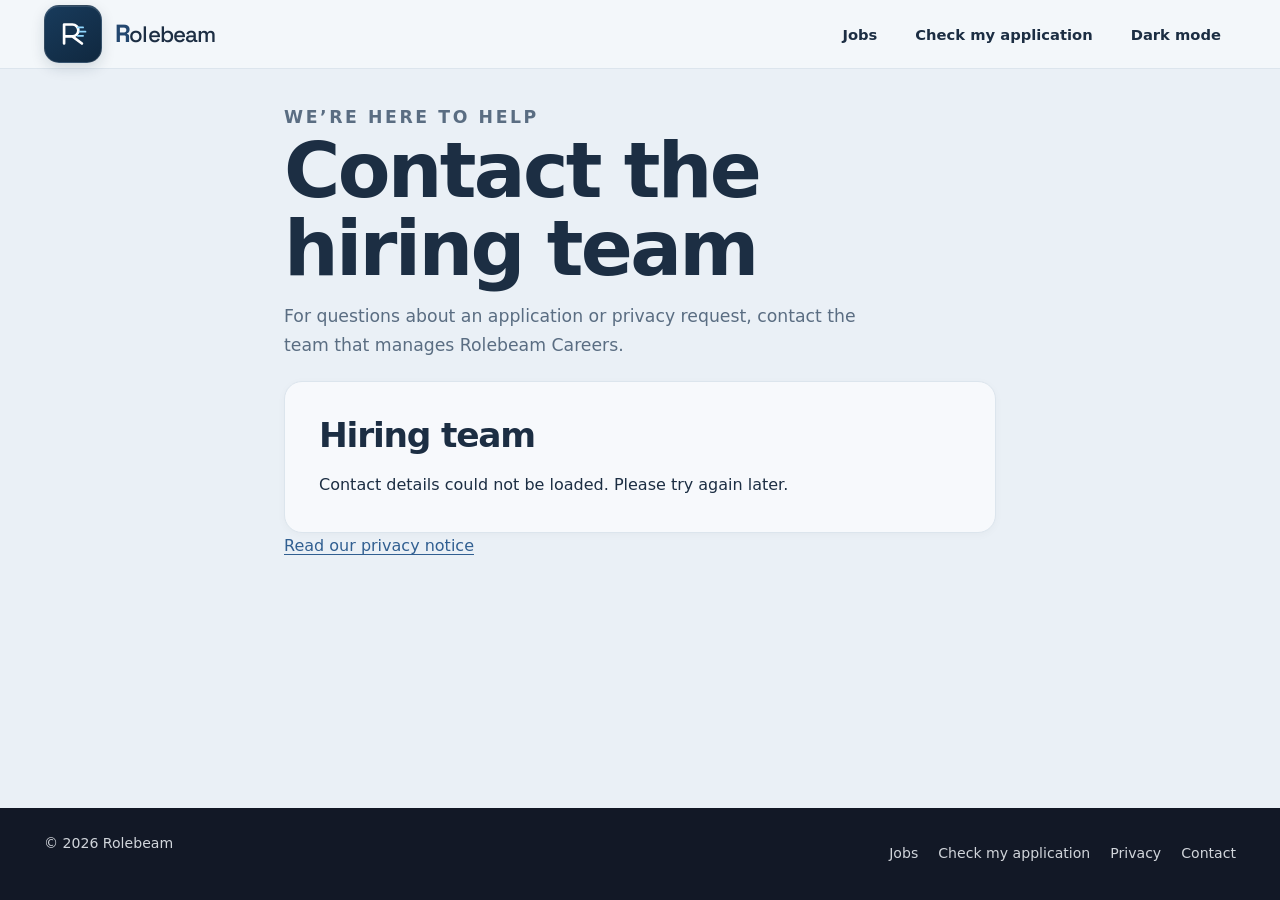
<file: Frontend/templates/contact.html>
<!DOCTYPE html>
<html lang="en">
<head>
  <meta charset="UTF-8"><meta name="viewport" content="width=device-width, initial-scale=1.0">
  <title>Contact | Rolebeam Careers</title>
  <meta name="description" content="Contact the Rolebeam hiring team with questions about an application or privacy request.">
  <link rel="canonical" href="https://applicant-tracking-system-frontend.vercel.app/contact">
  <meta property="og:title" content="Contact | Rolebeam Careers">
  <meta property="og:description" content="Get in touch with the Rolebeam hiring team.">
  <meta property="og:url" content="https://applicant-tracking-system-frontend.vercel.app/contact">
  <meta property="og:type" content="website">
  <link rel="preconnect" href="https://fonts.googleapis.com">
  <link rel="preconnect" href="https://fonts.gstatic.com" crossorigin>
  <link rel="stylesheet" href="https://fonts.googleapis.com/css2?family=Space+Grotesk:wght@500;600;700&display=swap">
  <link rel="stylesheet" href="/Frontend/static/style.css">
</head>
<body data-page="contact">
  <a class="skip-link" href="#main">Skip to main content</a><header id="site-header" class="site-header"></header>
  <main id="main"><div class="wrap wrap-narrow">
    <div class="page-head"><p class="hero-kicker">WE’RE HERE TO HELP</p><h1>Contact the hiring team</h1><p>For questions about an application or privacy request, contact the team that manages Rolebeam Careers.</p></div>
    <section class="panel"><h2>Hiring team</h2><p id="contact-result" role="status" aria-live="polite">Loading contact details…</p></section>
    <p><a href="/privacy">Read our privacy notice</a></p>
  </div></main>
  <footer id="site-footer" class="site-footer"></footer><script src="/Frontend/static/script.js"></script>
  <script>
    (async () => {
      const target = document.getElementById('contact-result');
      try {
        const response = await L2E.request('/site-info');
        if (!response.ok) throw new Error();
        const data = await response.json();
        if (!data.contact_email) { target.textContent = 'Contact details are not configured yet. Please use the contact information provided by the organization that posted the role.'; return; }
        target.replaceChildren('Email us at ', L2E.el('a', { href: 'mailto:' + data.contact_email, text: data.contact_email }));
      } catch (error) { target.textContent = 'Contact details could not be loaded. Please try again later.'; }
    })();
  </script>
</body></html>
</file>
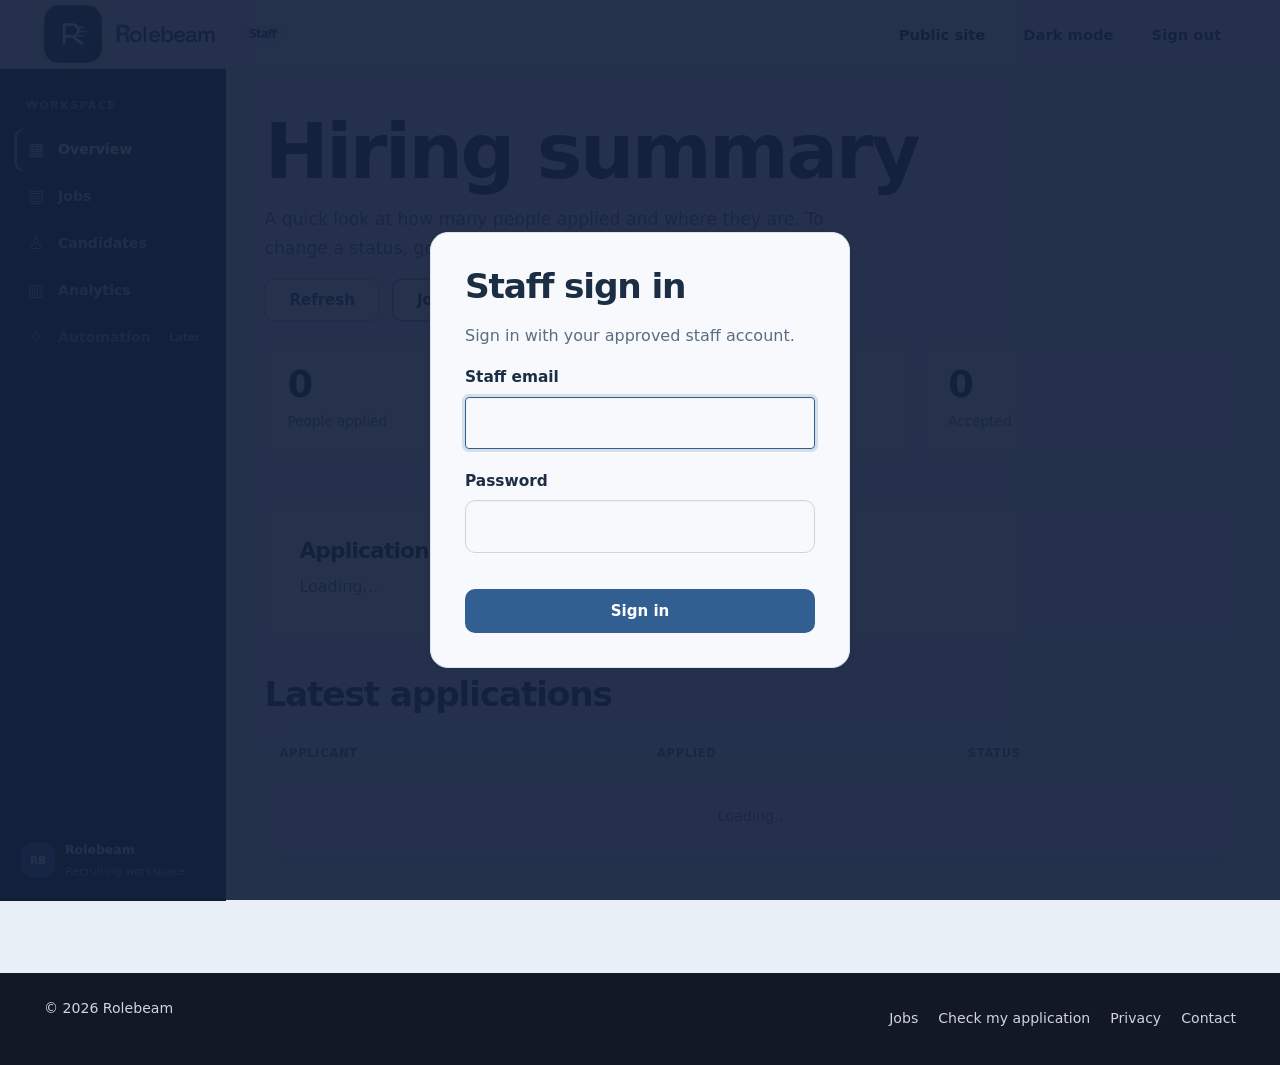
<file: Frontend/templates/dashboard.html>
<!DOCTYPE html>
<html lang="en">
<head>
  <meta charset="UTF-8">
  <meta name="viewport" content="width=device-width, initial-scale=1.0">
  <title>Staff: summary | Rolebeam</title>
  <meta name="robots" content="noindex">
  <link rel="preconnect" href="https://fonts.googleapis.com">
  <link rel="preconnect" href="https://fonts.gstatic.com" crossorigin>
  <link rel="stylesheet" href="https://fonts.googleapis.com/css2?family=Space+Grotesk:wght@500;600;700&display=swap">
  <link rel="stylesheet" href="/Frontend/static/style.css">
</head>
<body data-page="dashboard" data-staff="true">
  <a class="skip-link" href="#main">Skip to main content</a>
  <header id="site-header" class="site-header"></header>

  <main id="main">
    <div class="workspace-layout">
      <aside class="workspace-sidebar" aria-label="Staff navigation">
        <p class="sidebar-eyebrow">WORKSPACE</p>
        <nav>
          <a href="/dashboard" aria-current="page"><span aria-hidden="true">▦</span>Overview</a>
          <a href="/admin#jobs-title"><span aria-hidden="true">▤</span>Jobs</a>
          <a href="/admin#apps-title"><span aria-hidden="true">♙</span>Candidates</a>
          <a href="#analytics"><span aria-hidden="true">▥</span>Analytics</a>
          <span class="sidebar-disabled" aria-disabled="true"><span aria-hidden="true">✧</span>Automation <small>Later</small></span>
        </nav>
        <div class="sidebar-bottom"><span class="sidebar-brand-dot" aria-hidden="true">RB</span><span><strong>Rolebeam</strong><small>Recruiting workspace</small></span></div>
      </aside>
      <div class="workspace-content">
      <div class="wrap">
      <div class="page-head">
        <h1>Hiring summary</h1>
        <p>A quick look at how many people applied and where they are. To change a status, go to Jobs and applications.</p>
        <div class="row" style="margin-top:16px">
          <button type="button" id="refresh-btn" class="btn btn-secondary btn-small">Refresh</button>
          <a class="btn btn-plain btn-small" href="/admin">Jobs and applications</a>
        </div>
      </div>

      <section aria-label="Totals" class="tiles">
        <div class="tile"><p class="tile-num" id="total-count">0</p><p class="tile-label">People applied</p></div>
        <div class="tile"><p class="tile-num" id="pending-count">0</p><p class="tile-label">Waiting for review</p></div>
        <div class="tile"><p class="tile-num" id="accepted-count">0</p><p class="tile-label">Accepted</p></div>
      </section>

      <section class="section" id="analytics" aria-labelledby="by-status">
        <div class="two-col" style="grid-template-columns:1fr">
          <div class="panel">
            <h2 id="by-status" style="font-size:1.35rem">Applications by status</h2>
            <ul class="bars" id="bars"><li class="muted">Loading&hellip;</li></ul>
          </div>
        </div>
      </section>

      <section class="section" style="padding-top:0" aria-labelledby="recent-title">
        <h2 id="recent-title">Latest applications</h2>
        <div class="table-wrap">
          <table class="data">
            <thead>
              <tr><th scope="col">Applicant</th><th scope="col">Applied</th><th scope="col">Status</th></tr>
            </thead>
            <tbody id="applicant-table-body">
              <tr><td colspan="3" class="empty">Loading&hellip;</td></tr>
            </tbody>
          </table>
        </div>
      </section>
      </div>
      </div>
    </div>
  </main>

  <footer id="site-footer" class="site-footer"></footer>
  <script src="/Frontend/static/script.js"></script>
  <script>
    const $ = (id) => document.getElementById(id);
    const ORDER = ['pending', 'reviewing', 'interview', 'accepted', 'rejected', 'withdrawn'];
    const BAR_TONE = { pending: 'is-warn', reviewing: '', interview: '', accepted: 'is-good', rejected: 'is-bad', withdrawn: '' };

    function render(apps) {
      const total = apps.length;
      const count = (s) => apps.filter(a => a.status === s).length;
      $('total-count').textContent = total;
      $('pending-count').textContent = count('pending');
      $('accepted-count').textContent = count('accepted');

      $('bars').replaceChildren(...ORDER.map(s => {
        const n = count(s);
        const pct = total ? Math.round((n / total) * 100) : 0;
        const fill = L2E.el('div', { class: 'bar-fill ' + BAR_TONE[s] });
        fill.style.setProperty('--pct', pct + '%');
        return L2E.el('li', {},
          L2E.el('div', { class: 'bar-label' }, L2E.el('span', { text: L2E.statusInfo(s).label }), L2E.el('span', { text: n + (total ? ' (' + pct + '%)' : '') })),
          L2E.el('div', { class: 'bar-track', role: 'img', 'aria-label': L2E.statusInfo(s).label + ': ' + n + ' of ' + total }, fill));
      }));

      const tbody = $('applicant-table-body');
      tbody.replaceChildren();
      if (total === 0) {
        tbody.append(L2E.el('tr', {}, L2E.el('td', { colspan: '3', class: 'empty', text: 'No one has applied yet.' })));
        return;
      }
      apps.slice().sort((a, b) => b.id - a.id).slice(0, 8).forEach(app => {
        const info = L2E.statusInfo(app.status);
        tbody.append(L2E.el('tr', {},
          L2E.el('td', { 'data-label': 'Applicant' }, L2E.el('span', { class: 'who' }, app.candidate_name, L2E.el('span', { class: 'sub', text: app.email }), app.phone_number ? L2E.el('span', { class: 'sub', text: app.phone_number }) : null)),
          L2E.el('td', { 'data-label': 'Applied', text: app.created_at ? L2E.formatDate(app.created_at) : '' }),
          L2E.el('td', { 'data-label': 'Status' }, L2E.el('span', { class: 'pill pill-' + info.tone, text: info.label }))));
      });
    }

    async function load() {
      const key = L2E.currentKey();
      try {
        const res = await L2E.adminFetch('/applications/', { onSlow: () => { $('bars').replaceChildren(L2E.el('li', { class: 'muted', text: L2E.WAKE_NOTE })); } });
        if (res.status === 401 || !L2E.keyIsCurrent(key)) return;
        if (!res.ok) throw new Error('Failed to load');
        const data = await res.json();
        if (!L2E.keyIsCurrent(key)) return;
        render(data);
      } catch (err) {
        console.error('Error loading applicants:', err);
        if (!L2E.keyIsCurrent(key)) return;
        $('bars').replaceChildren(L2E.el('li', { class: 'alert alert-warn', text: "Couldn't load the numbers. Press Refresh in a moment." }));
      }
    }

    function clearAll() {
      for (const id of ['total-count', 'pending-count', 'accepted-count']) $(id).textContent = '0';
      $('bars').replaceChildren();
      $('applicant-table-body').replaceChildren();
    }

    $('refresh-btn').addEventListener('click', load);
    L2E.startStaff(load, clearAll);
  </script>
</body>
</html>
</file>
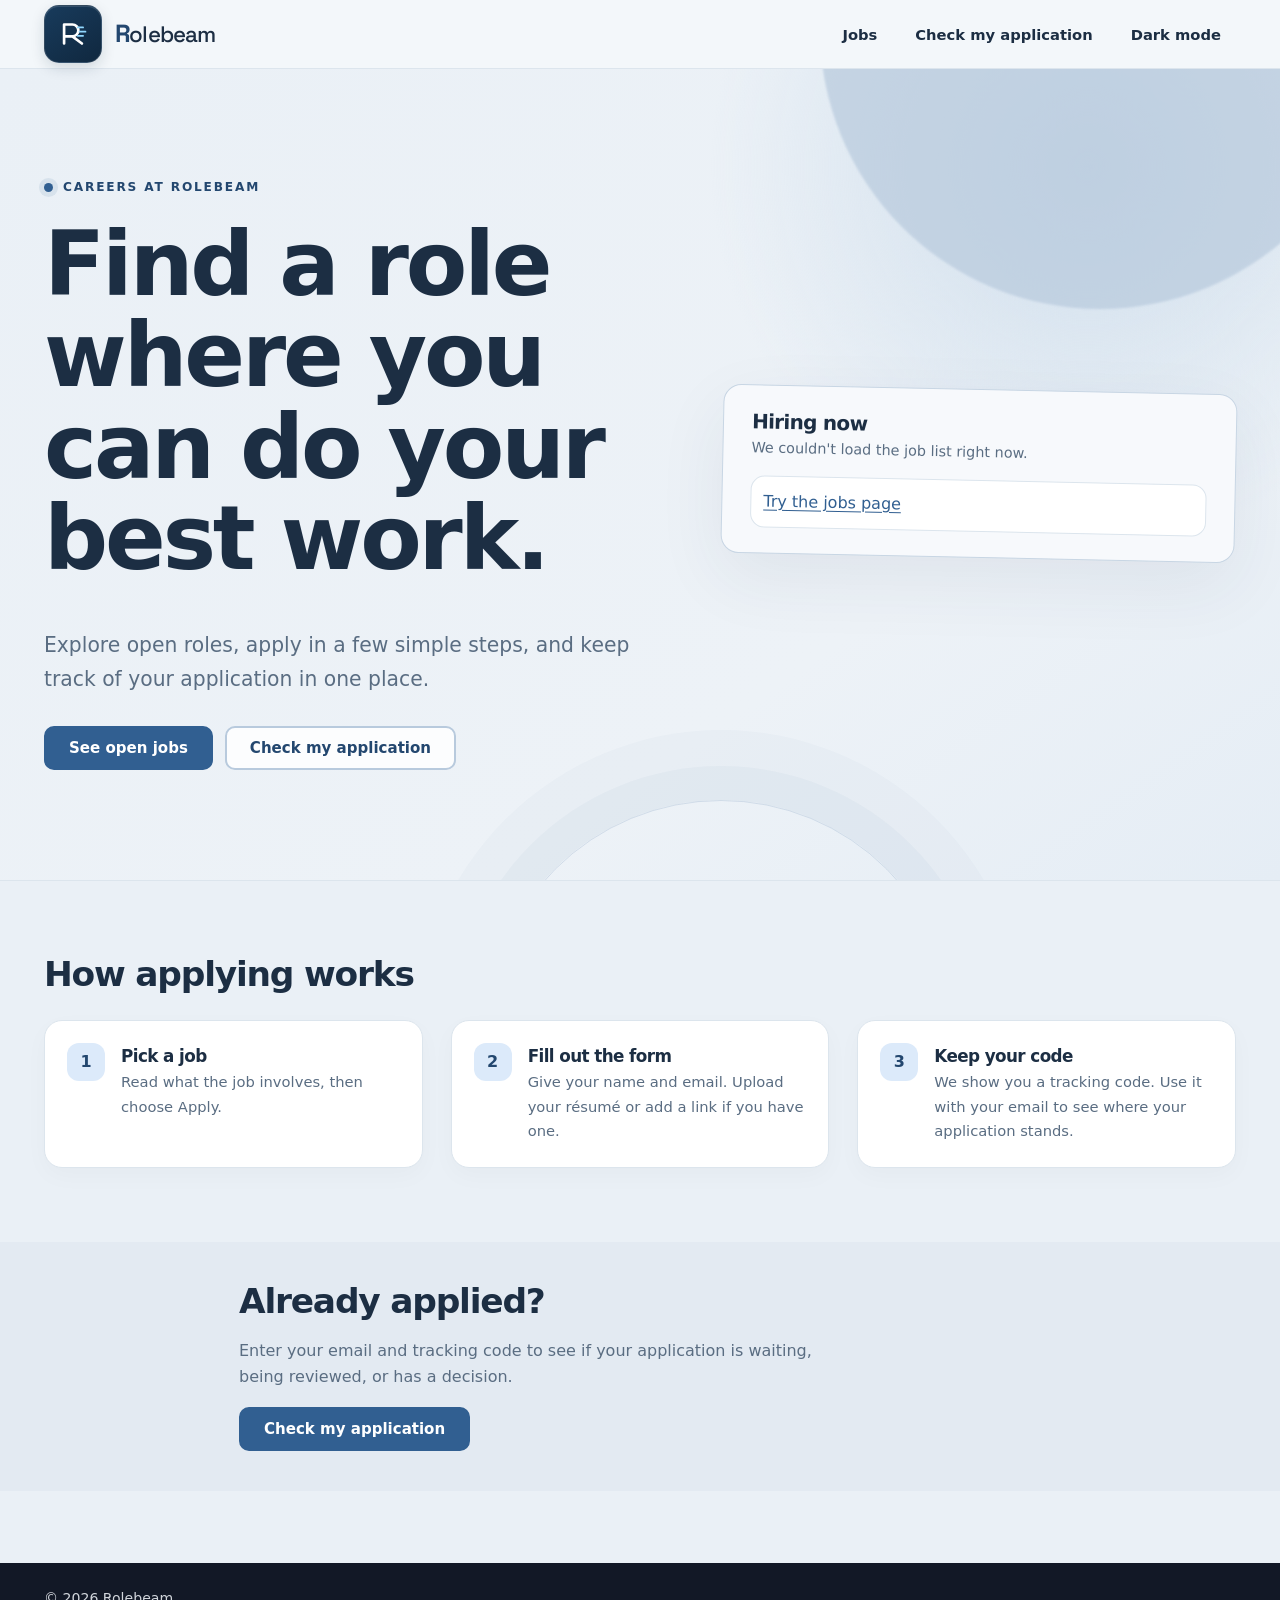
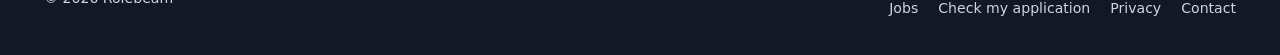
<file: Frontend/templates/home.html>
<!DOCTYPE html>
<html lang="en">
<head>
  <meta charset="UTF-8">
  <meta name="viewport" content="width=device-width, initial-scale=1.0">
  <title>Rolebeam Careers: find a job and apply in minutes</title>
  <meta name="description" content="Browse open jobs at Rolebeam, apply in a few minutes, and check your application any time.">
  <link rel="canonical" href="https://applicant-tracking-system-frontend.vercel.app/">
  <meta property="og:title" content="Rolebeam Careers">
  <meta property="og:description" content="Browse open jobs at Rolebeam and find a role where you can do your best work.">
  <meta property="og:url" content="https://applicant-tracking-system-frontend.vercel.app/">
  <meta property="og:type" content="website">
  <link rel="preconnect" href="https://fonts.googleapis.com">
  <link rel="preconnect" href="https://fonts.gstatic.com" crossorigin>
  <link rel="stylesheet" href="https://fonts.googleapis.com/css2?family=Space+Grotesk:wght@500;600;700&display=swap">
  <link rel="stylesheet" href="/Frontend/static/style.css">
</head>
<body data-page="home">
  <a class="skip-link" href="#main">Skip to main content</a>
  <header id="site-header" class="site-header"></header>

  <main id="main">
    <section class="hero">
      <div class="wrap">
        <div>
          <p class="hero-kicker"><span class="kicker-dot" aria-hidden="true"></span> CAREERS AT ROLEBEAM</p>
          <h1>Find a role where you can do your best work.</h1>
          <p class="lede">Explore open roles, apply in a few simple steps, and keep track of your application in one place.</p>
          <div class="actions">
            <a class="btn btn-primary" href="/jobs">See open jobs</a>
            <a class="btn btn-secondary" href="/track">Check my application</a>
          </div>
        </div>

        <section class="panel live" aria-labelledby="live-title" aria-live="polite">
          <h2 id="live-title">Hiring now</h2>
          <p class="muted" id="live-sub">Looking for open jobs&hellip;</p>
          <ul class="mini-jobs" id="mini-jobs"></ul>
          <p class="live-more" id="live-more" hidden><a href="/jobs">See all open jobs</a></p>
        </section>
      </div>
    </section>

    <section class="section">
      <div class="wrap">
        <h2>How applying works</h2>
        <ol class="steps">
          <li>
            <h3>Pick a job</h3>
            <p>Read what the job involves, then choose Apply.</p>
          </li>
          <li>
            <h3>Fill out the form</h3>
            <p>Give your name and email. Upload your résumé or add a link if you have one.</p>
          </li>
          <li>
            <h3>Keep your code</h3>
            <p>We show you a tracking code. Use it with your email to see where your application stands.</p>
          </li>
        </ol>
      </div>
    </section>

    <section class="section section-tint">
      <div class="wrap wrap-narrow">
        <h2>Already applied?</h2>
        <p>Enter your email and tracking code to see if your application is waiting, being reviewed, or has a decision.</p>
        <a class="btn btn-primary" href="/track">Check my application</a>
      </div>
    </section>
  </main>

  <footer id="site-footer" class="site-footer"></footer>
  <script src="/Frontend/static/script.js"></script>
  <script>
    (async function () {
      const list = document.getElementById('mini-jobs');
      const sub = document.getElementById('live-sub');
      try {
        const jobs = await L2E.loadOpenJobs(() => { sub.textContent = L2E.WAKE_NOTE; });
        list.replaceChildren();
        if (jobs.length === 0) {
          sub.textContent = 'No jobs are open right now. Please check back soon.';
          return;
        }
        sub.textContent = jobs.length === 1 ? '1 job is open.' : jobs.length + ' jobs are open.';
        jobs.slice(0, 4).forEach(job => {
          list.append(L2E.el('li', {},
            L2E.el('span', { class: 'mini-title' }, job.title,
              L2E.el('span', { class: 'mini-dept', text: job.department || 'General' })),
            L2E.el('a', { class: 'btn btn-secondary btn-small', href: '/job?id=' + encodeURIComponent(job.id), 'aria-label': 'View ' + job.title, text: 'View role' })
          ));
        });
        document.getElementById('live-more').hidden = jobs.length <= 4;
      } catch (err) {
        sub.textContent = "We couldn't load the job list right now.";
        list.replaceChildren(L2E.el('li', {}, L2E.el('a', { href: '/jobs', text: 'Try the jobs page' })));
      }
    })();
  </script>
</body>
</html>
</file>
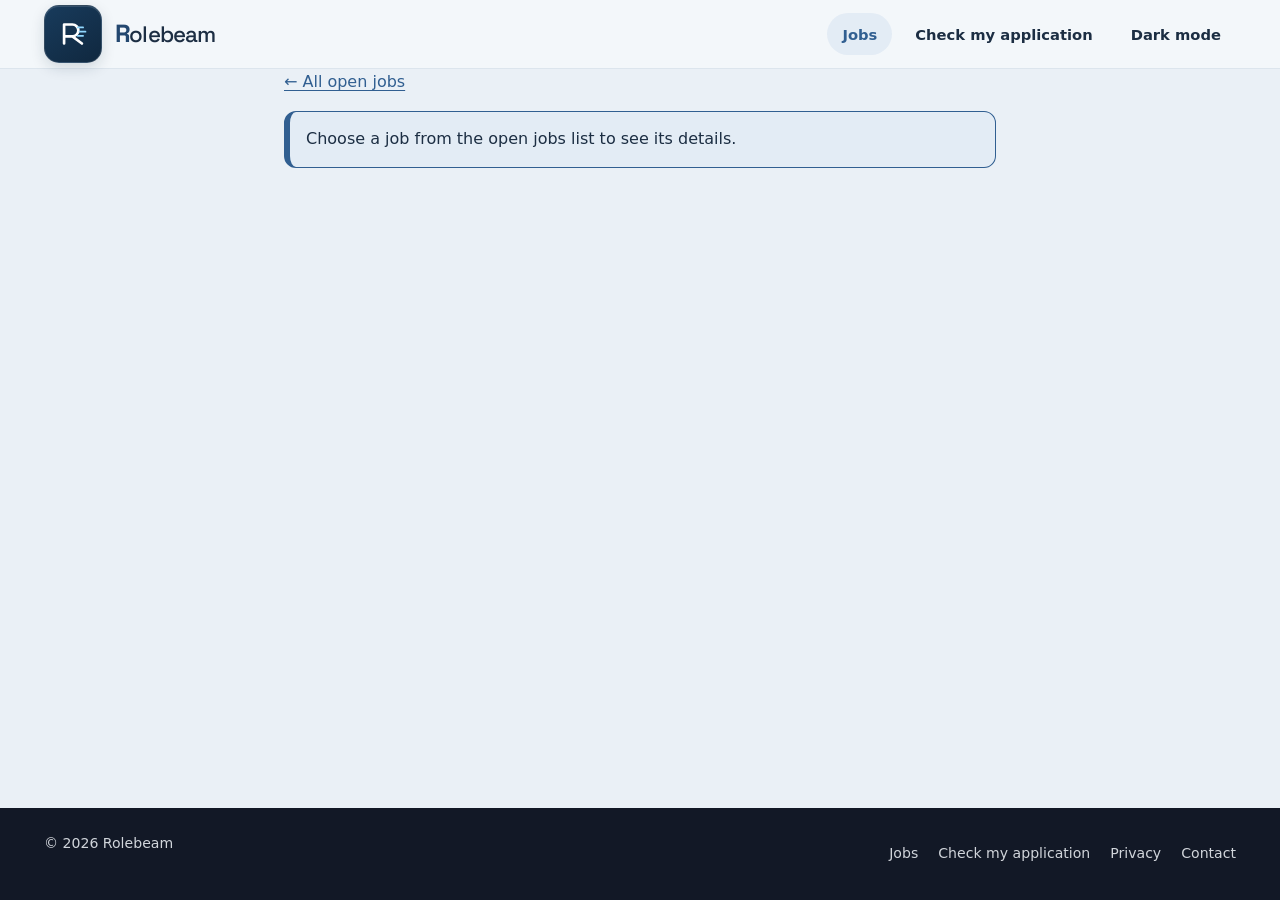
<file: Frontend/templates/job.html>
<!DOCTYPE html>
<html lang="en">
<head>
  <meta charset="UTF-8">
  <meta name="viewport" content="width=device-width, initial-scale=1.0">
  <title>Job details | Rolebeam</title>
  <meta name="description" content="Read the job details and apply online with Rolebeam.">
  <meta property="og:type" content="website">
  <link rel="preconnect" href="https://fonts.googleapis.com">
  <link rel="preconnect" href="https://fonts.gstatic.com" crossorigin>
  <link rel="stylesheet" href="https://fonts.googleapis.com/css2?family=Space+Grotesk:wght@500;600;700&display=swap">
  <link rel="stylesheet" href="/Frontend/static/style.css">
</head>
<body data-page="jobs">
  <a class="skip-link" href="#main">Skip to main content</a>
  <header id="site-header" class="site-header"></header>
  <main id="main"><div class="wrap wrap-narrow">
    <p><a href="/jobs">← All open jobs</a></p>
    <div id="job-notice" role="status" aria-live="polite" class="alert alert-info">Loading job details…</div>
    <article id="job-detail" class="job-detail" hidden></article>
  </div></main>
  <footer id="site-footer" class="site-footer"></footer>
  <script src="/Frontend/static/script.js"></script>
  <script>
    (async () => {
      const notice = document.getElementById('job-notice');
      const detail = document.getElementById('job-detail');
      const id = new URLSearchParams(location.search).get('id');
      if (!/^\d+$/.test(id || '')) { notice.textContent = 'Choose a job from the open jobs list to see its details.'; return; }
      try {
        const response = await L2E.request('/jobs/' + encodeURIComponent(id));
        if (response.status === 404) throw new Error('This position is no longer open. Browse current openings instead.');
        if (!response.ok) throw new Error('Could not load this job. Please try again.');
        const job = await response.json();
        const workMode = ({ remote: 'Remote', hybrid: 'Hybrid', on_site: 'On site' })[job.work_mode] || 'On site';
        const employment = ({ full_time: 'Full time', part_time: 'Part time', contract: 'Contract', temporary: 'Temporary', internship: 'Internship' })[job.employment_type] || 'Full time';
        const salary = job.salary_min != null || job.salary_max != null ? `${job.salary_currency || 'USD'} ${job.salary_min ?? '—'}–${job.salary_max ?? '—'} per ${job.salary_period || 'year'}` : '';
        detail.replaceChildren(
          L2E.el('span', { class: 'pill', text: job.department || 'General' }),
          L2E.el('h1', { text: job.title }),
          L2E.el('div', { class: 'job-facts' }, L2E.el('span', { text: workMode }), L2E.el('span', { text: employment }), job.location ? L2E.el('span', { text: job.location }) : null, salary ? L2E.el('span', { text: salary }) : null, job.closes_at ? L2E.el('span', { text: 'Apply by ' + L2E.formatDate(job.closes_at) }) : null),
          L2E.el('h2', { text: 'About the role' }),
          ...String(job.description || '').split(/\n{2,}/).map(paragraph => L2E.el('p', { text: paragraph })),
          job.response_expectation ? L2E.el('p', { class: 'alert alert-info', text: 'When to expect an update: ' + job.response_expectation }) : null,
          L2E.el('a', { class: 'btn btn-primary', href: '/apply?job=' + encodeURIComponent(job.id), text: 'Apply for this role' })
        );
        document.title = job.title + ' | Rolebeam';
        const jobDescription = String(job.description || '').replace(/\s+/g, ' ').trim();
        const description = document.querySelector('meta[name="description"]');
        if (description) description.content = (job.title + ' at Rolebeam. ' + jobDescription).slice(0, 160);
        const canonicalUrl = new URL('/job', location.origin);
        canonicalUrl.searchParams.set('id', String(job.id));
        let canonical = document.querySelector('link[rel="canonical"]');
        if (!canonical) {
          canonical = document.createElement('link');
          canonical.rel = 'canonical';
          document.head.append(canonical);
        }
        canonical.href = canonicalUrl.href;
        const ogTitle = document.createElement('meta');
        ogTitle.setAttribute('property', 'og:title');
        ogTitle.content = job.title + ' | Rolebeam';
        document.head.append(ogTitle);
        const ogDescription = document.createElement('meta');
        ogDescription.setAttribute('property', 'og:description');
        ogDescription.content = (job.title + ' at Rolebeam. ' + jobDescription).slice(0, 160);
        document.head.append(ogDescription);
        const ogUrl = document.createElement('meta');
        ogUrl.setAttribute('property', 'og:url');
        ogUrl.content = canonicalUrl.href;
        document.head.append(ogUrl);
        const orgUrl = location.origin;
        const schemaEmployment = ({ full_time: 'FULL_TIME', part_time: 'PART_TIME', contract: 'CONTRACTOR', temporary: 'TEMPORARY', internship: 'INTERN' })[job.employment_type] || 'FULL_TIME';
        const structured = {
          '@context': 'https://schema.org', '@type': 'JobPosting', title: job.title,
          description: job.description, datePosted: job.created_at,
          employmentType: schemaEmployment,
          hiringOrganization: { '@type': 'Organization', name: 'Rolebeam', sameAs: orgUrl },
          identifier: { '@type': 'PropertyValue', name: 'Rolebeam', value: String(job.id) },
          ...(job.closes_at ? { validThrough: new Date(job.closes_at + 'T23:59:59Z').toISOString() } : {}),
          ...(job.work_mode === 'remote' ? { jobLocationType: 'TELECOMMUTE' } : job.location ? { jobLocation: { '@type': 'Place', address: { '@type': 'PostalAddress', addressLocality: job.location } } } : {}),
          ...(job.salary_min != null || job.salary_max != null ? { baseSalary: { '@type': 'MonetaryAmount', currency: job.salary_currency || 'USD', value: { '@type': 'QuantitativeValue', minValue: job.salary_min, maxValue: job.salary_max, unitText: String(job.salary_period || 'YEAR').toUpperCase() } } } : {})
        };
        const script = document.createElement('script'); script.type = 'application/ld+json'; script.textContent = JSON.stringify(structured); document.head.append(script);
        notice.hidden = true; detail.hidden = false;
      } catch (error) { notice.className = 'alert alert-warn'; notice.textContent = error.message; }
    })();
  </script>
</body>
</html>
</file>
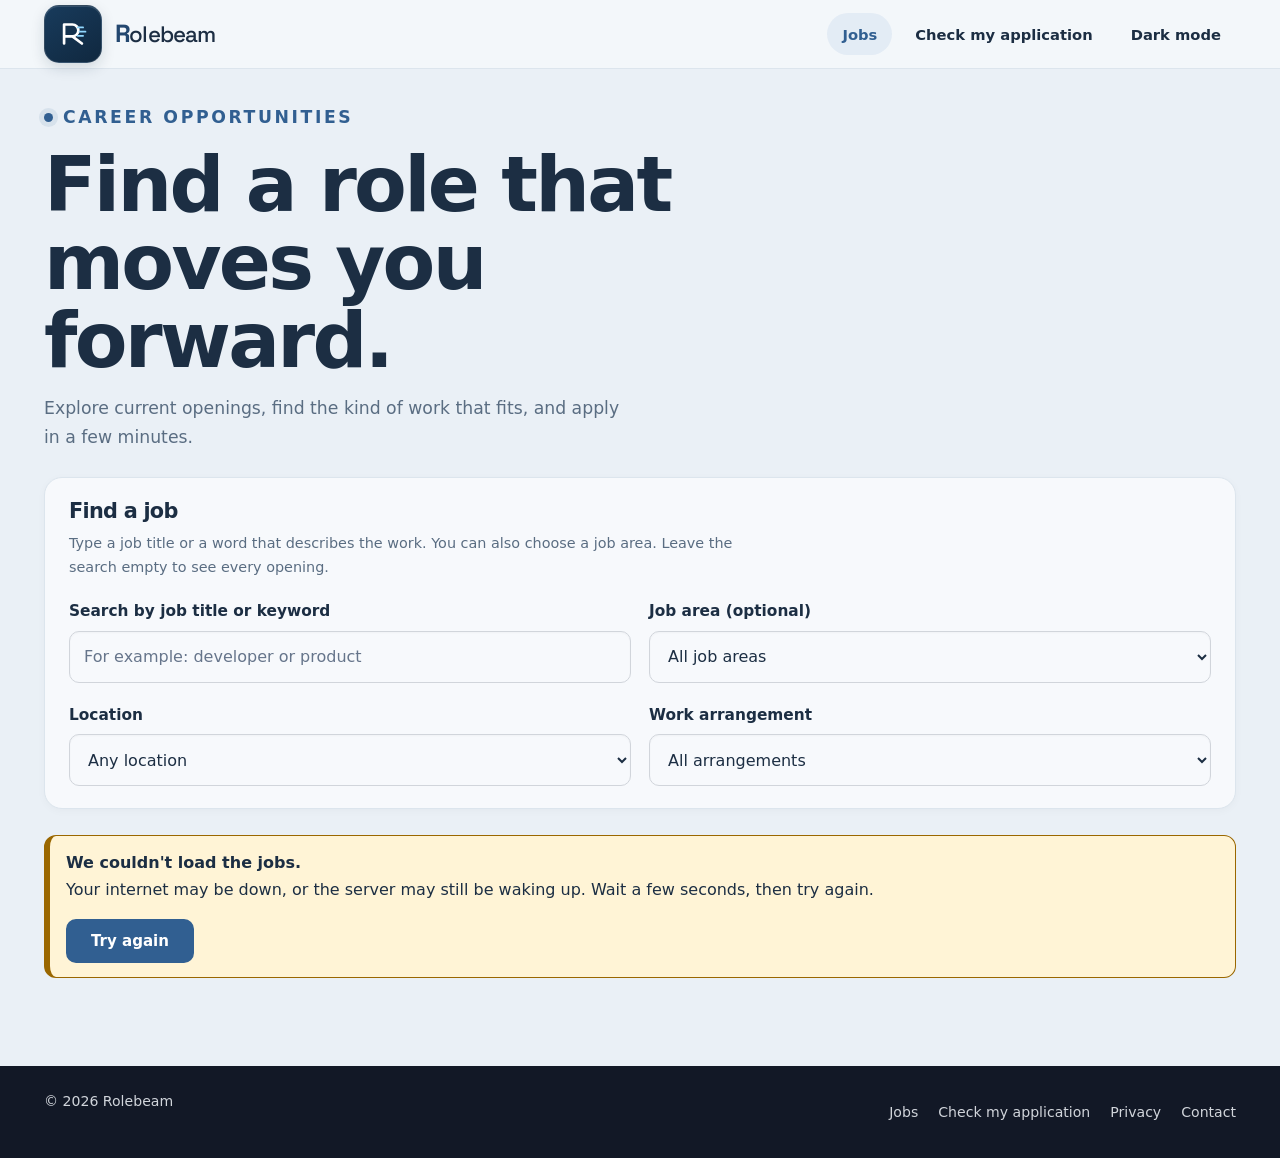
<file: Frontend/templates/jobs.html>
<!DOCTYPE html>
<html lang="en">
<head>
  <meta charset="UTF-8">
  <meta name="viewport" content="width=device-width, initial-scale=1.0">
  <title>Open jobs | Rolebeam</title>
  <meta name="description" content="Explore open roles at Rolebeam. Search by job title, area, location, and work arrangement.">
  <link rel="canonical" href="https://applicant-tracking-system-frontend.vercel.app/jobs">
  <meta property="og:title" content="Open jobs | Rolebeam">
  <meta property="og:description" content="Explore open roles and find work that fits your skills and goals.">
  <meta property="og:url" content="https://applicant-tracking-system-frontend.vercel.app/jobs">
  <meta property="og:type" content="website">
  <link rel="preconnect" href="https://fonts.googleapis.com">
  <link rel="preconnect" href="https://fonts.gstatic.com" crossorigin>
  <link rel="stylesheet" href="https://fonts.googleapis.com/css2?family=Space+Grotesk:wght@500;600;700&display=swap">
  <link rel="stylesheet" href="/Frontend/static/style.css">
</head>
<body data-page="jobs">
  <a class="skip-link" href="#main">Skip to main content</a>
  <header id="site-header" class="site-header"></header>

  <main id="main">
    <div class="wrap">
      <div class="page-head">
        <p class="hero-kicker" style="color:var(--brand);margin-bottom:14px"><span class="kicker-dot" aria-hidden="true"></span> CAREER OPPORTUNITIES</p>
        <h1>Find a role that moves you forward.</h1>
        <p>Explore current openings, find the kind of work that fits, and apply in a few minutes.</p>
      </div>

      <section class="job-filter-panel panel" aria-labelledby="job-search-title">
        <h2 id="job-search-title">Find a job</h2>
        <p class="job-filter-help">Type a job title or a word that describes the work. You can also choose a job area. Leave the search empty to see every opening.</p>
        <div class="filters">
          <div class="field">
            <label for="search">Search by job title or keyword</label>
            <input id="search" type="search" placeholder="For example: developer or product" autocomplete="off">
          </div>
          <div class="field">
            <label for="dept">Job area (optional)</label>
            <select id="dept"><option value="">All job areas</option></select>
          </div>
          <div class="field"><label for="location-filter">Location</label><select id="location-filter"><option value="">Any location</option></select></div>
          <div class="field"><label for="mode-filter">Work arrangement</label><select id="mode-filter"><option value="">All arrangements</option><option value="remote">Remote</option><option value="hybrid">Hybrid</option><option value="on_site">On site</option></select></div>
        </div>
      </section>

      <p class="count-line" id="count-line" role="status" aria-live="polite"></p>
      <div id="notice" aria-live="polite"></div>
      <div id="jobs-container" class="job-list" aria-label="Open positions" aria-busy="true">
        <div class="skeleton"></div><div class="skeleton"></div><div class="skeleton"></div>
      </div>
    </div>
  </main>

  <footer id="site-footer" class="site-footer"></footer>
  <script src="/Frontend/static/script.js"></script>
  <script>
    const container = document.getElementById('jobs-container');
    const notice = document.getElementById('notice');
    const countLine = document.getElementById('count-line');
    const search = document.getElementById('search');
    const dept = document.getElementById('dept');
    const locationFilter = document.getElementById('location-filter');
    const modeFilter = document.getElementById('mode-filter');
    let allJobs = [];

    function jobCard(job) {
      const workMode = ({ remote: 'Remote', hybrid: 'Hybrid', on_site: 'On site' })[job.work_mode] || 'On site';
      const employment = ({ full_time: 'Full time', part_time: 'Part time', contract: 'Contract', temporary: 'Temporary', internship: 'Internship' })[job.employment_type] || 'Full time';
      const salary = job.salary_min != null || job.salary_max != null
        ? `${job.salary_currency || 'USD'} ${job.salary_min ?? '—'}–${job.salary_max ?? '—'} / ${job.salary_period || 'year'}` : '';
      return L2E.el('article', { class: 'job' },
        L2E.el('div', { class: 'job-head' },
          L2E.el('span', { class: 'pill', text: job.department || 'General' }),
          L2E.el('span', { class: 'job-open', text: 'Open position' })),
        L2E.el('h2', { class: 'job-title', text: job.title }),
        L2E.el('p', { class: 'job-desc', text: (job.description || '').slice(0, 220) + ((job.description || '').length > 220 ? '…' : '') }),
        L2E.el('div', { class: 'job-facts' },
          L2E.el('span', { text: workMode }), L2E.el('span', { text: employment }),
          job.location ? L2E.el('span', { text: job.location }) : null, salary ? L2E.el('span', { text: salary }) : null),
        L2E.el('div', { class: 'job-footer' },
          L2E.el('span', { class: 'job-footer-note', text: job.closes_at ? 'Apply by ' + L2E.formatDate(job.closes_at) : 'A few minutes to apply' }),
          L2E.el('a', { class: 'btn btn-secondary', href: '/job?id=' + encodeURIComponent(job.id), 'aria-label': 'View details for ' + job.title, text: 'View job details' }))
      );
    }

    function render() {
      const q = search.value.trim().toLowerCase();
      const d = dept.value;
      const location = locationFilter.value;
      const mode = modeFilter.value;
      const shown = allJobs.filter(j =>
        (!d || (j.department || 'General') === d) &&
        (!location || (j.location || '').toLowerCase() === location.toLowerCase()) &&
        (!mode || (j.work_mode || 'on_site') === mode) &&
        (!q || [j.title, j.description, j.department, j.location, j.work_mode, j.employment_type].join(' ').toLowerCase().includes(q)));
      container.replaceChildren();
      container.setAttribute('aria-busy', 'false');
      if (allJobs.length === 0) {
        countLine.textContent = '';
        container.append(L2E.el('div', { class: 'alert alert-info' },
          L2E.el('strong', { text: 'No jobs are open right now.' }),
          L2E.el('p', { text: 'New jobs are added often. Check back soon.' })));
        return;
      }
      countLine.textContent = shown.length === 1 ? '1 open role' : shown.length + ' open roles';
      if (shown.length === 0) {
        container.append(L2E.el('div', { class: 'alert alert-info' },
          L2E.el('strong', { text: 'No jobs match your search.' }),
          L2E.el('p', { text: 'Try a different word or choose “All job areas” to see more openings.' })));
        return;
      }
      shown.forEach(j => container.append(jobCard(j)));
    }

    async function load() {
      notice.replaceChildren();
      container.setAttribute('aria-busy', 'true');
      container.replaceChildren(L2E.el('div', { class: 'skeleton' }), L2E.el('div', { class: 'skeleton' }), L2E.el('div', { class: 'skeleton' }));
      try {
        allJobs = await L2E.loadOpenJobs(() => {
          notice.replaceChildren(L2E.el('div', { class: 'alert alert-info', text: L2E.WAKE_NOTE }));
        });
        notice.replaceChildren();
        const names = [...new Set(allJobs.map(j => j.department || 'General'))].sort();
        dept.replaceChildren(L2E.el('option', { value: '', text: 'All job areas' }), ...names.map(n => L2E.el('option', { value: n, text: n })));
        const places = [...new Set(allJobs.map(j => j.location).filter(Boolean))].sort();
        locationFilter.replaceChildren(L2E.el('option', { value: '', text: 'Any location' }), ...places.map(n => L2E.el('option', { value: n, text: n })));
        render();
      } catch (err) {
        container.replaceChildren();
        container.setAttribute('aria-busy', 'false');
        const retry = L2E.el('button', { type: 'button', class: 'btn btn-primary', text: 'Try again' });
        retry.addEventListener('click', load);
        notice.replaceChildren(L2E.el('div', { class: 'alert alert-warn' },
          L2E.el('strong', { text: "We couldn't load the jobs." }),
          L2E.el('p', { text: 'Your internet may be down, or the server may still be waking up. Wait a few seconds, then try again.' }),
          retry));
      }
    }

    search.addEventListener('input', render);
    dept.addEventListener('change', render);
    locationFilter.addEventListener('change', render);
    modeFilter.addEventListener('change', render);
    load();
  </script>
</body>
</html>
</file>
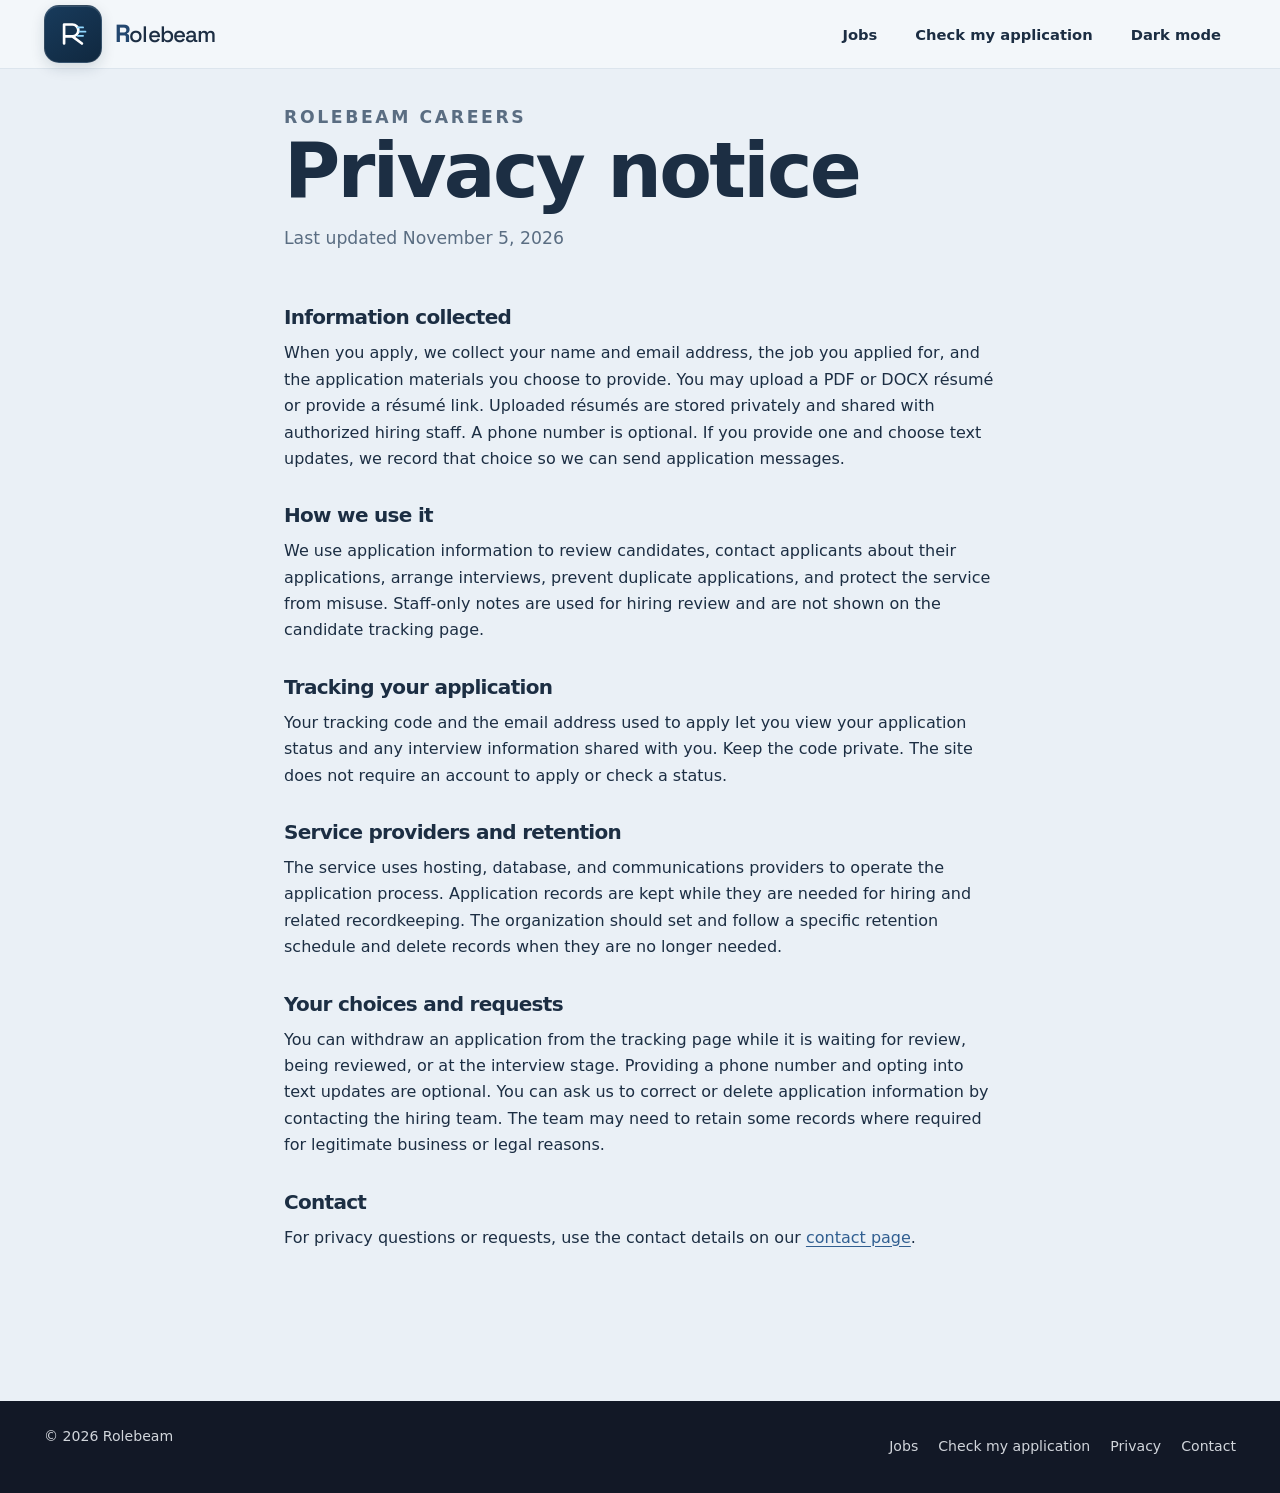
<file: Frontend/templates/privacy.html>
<!DOCTYPE html>
<html lang="en">
<head>
  <meta charset="UTF-8"><meta name="viewport" content="width=device-width, initial-scale=1.0">
  <title>Privacy | Rolebeam Careers</title><meta name="robots" content="index,follow">
  <meta name="description" content="Read how Rolebeam handles applicant information, uploaded résumés, application updates, and data deletion requests.">
  <link rel="canonical" href="https://applicant-tracking-system-frontend.vercel.app/privacy">
  <meta property="og:title" content="Privacy | Rolebeam Careers">
  <meta property="og:description" content="Learn how Rolebeam handles applicant data and privacy requests.">
  <meta property="og:url" content="https://applicant-tracking-system-frontend.vercel.app/privacy">
  <meta property="og:type" content="article">
  <link rel="preconnect" href="https://fonts.googleapis.com">
  <link rel="preconnect" href="https://fonts.gstatic.com" crossorigin>
  <link rel="stylesheet" href="https://fonts.googleapis.com/css2?family=Space+Grotesk:wght@500;600;700&display=swap">
  <link rel="stylesheet" href="/Frontend/static/style.css">
</head>
<body data-page="privacy">
  <a class="skip-link" href="#main">Skip to main content</a><header id="site-header" class="site-header"></header>
  <main id="main"><article class="wrap wrap-narrow legal-page">
    <div class="page-head"><p class="hero-kicker">ROLEBEAM CAREERS</p><h1>Privacy notice</h1><p>Last updated November 5, 2026</p></div>
    <section><h2>Information collected</h2><p>When you apply, we collect your name and email address, the job you applied for, and the application materials you choose to provide. You may upload a PDF or DOCX résumé or provide a résumé link. Uploaded résumés are stored privately and shared with authorized hiring staff. A phone number is optional. If you provide one and choose text updates, we record that choice so we can send application messages.</p></section>
    <section><h2>How we use it</h2><p>We use application information to review candidates, contact applicants about their applications, arrange interviews, prevent duplicate applications, and protect the service from misuse. Staff-only notes are used for hiring review and are not shown on the candidate tracking page.</p></section>
    <section><h2>Tracking your application</h2><p>Your tracking code and the email address used to apply let you view your application status and any interview information shared with you. Keep the code private. The site does not require an account to apply or check a status.</p></section>
    <section><h2>Service providers and retention</h2><p>The service uses hosting, database, and communications providers to operate the application process. Application records are kept while they are needed for hiring and related recordkeeping. The organization should set and follow a specific retention schedule and delete records when they are no longer needed.</p></section>
    <section><h2>Your choices and requests</h2><p>You can withdraw an application from the tracking page while it is waiting for review, being reviewed, or at the interview stage. Providing a phone number and opting into text updates are optional. You can ask us to correct or delete application information by contacting the hiring team. The team may need to retain some records where required for legitimate business or legal reasons.</p></section>
    <section><h2>Contact</h2><p>For privacy questions or requests, use the contact details on our <a href="/contact">contact page</a>.</p></section>
  </article></main>
  <footer id="site-footer" class="site-footer"></footer><script src="/Frontend/static/script.js"></script>
</body></html>
</file>
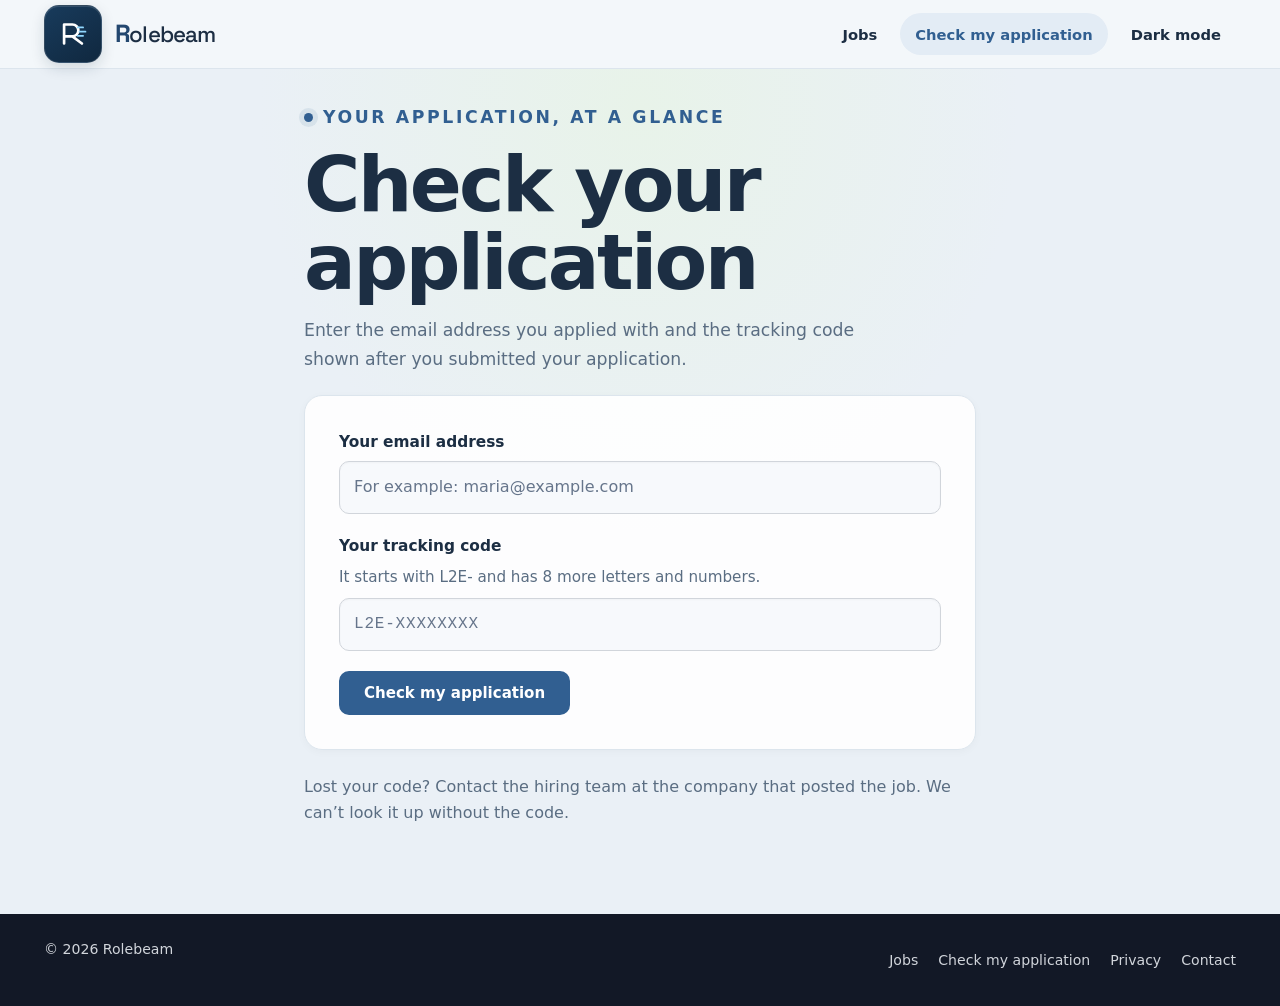
<file: Frontend/templates/track.html>
<!DOCTYPE html>
<html lang="en">
<head>
  <meta charset="UTF-8">
  <meta name="viewport" content="width=device-width, initial-scale=1.0">
  <title>Check my application | Rolebeam</title>
  <meta name="description" content="Securely check the status of your Rolebeam job application using your email and tracking code.">
  <meta name="robots" content="noindex,follow">
  <link rel="preconnect" href="https://fonts.googleapis.com">
  <link rel="preconnect" href="https://fonts.gstatic.com" crossorigin>
  <link rel="stylesheet" href="https://fonts.googleapis.com/css2?family=Space+Grotesk:wght@500;600;700&display=swap">
  <link rel="stylesheet" href="/Frontend/static/style.css">
</head>
<body data-page="track">
  <a class="skip-link" href="#main">Skip to main content</a>
  <header id="site-header" class="site-header"></header>

  <main id="main">
    <div class="wrap wrap-narrow">
      <section id="lookup-card">
        <div class="page-head">
          <p class="hero-kicker" style="color:var(--brand);margin-bottom:14px"><span class="kicker-dot" aria-hidden="true"></span> YOUR APPLICATION, AT A GLANCE</p>
          <h1>Check your application</h1>
          <p>Enter the email address you applied with and the tracking code shown after you submitted your application.</p>
        </div>

        <form id="track-form" class="panel" novalidate>
        <div class="field">
          <label for="email">Your email address</label>
          <input id="email" type="email" required autocomplete="email" inputmode="email" placeholder="For example: maria@example.com">
        </div>
        <div class="field">
          <label for="code">Your tracking code</label>
          <span class="hint" id="h-code">It starts with L2E- and has 8 more letters and numbers.</span>
          <input id="code" type="text" required autocomplete="off" autocapitalize="characters" spellcheck="false" placeholder="L2E-XXXXXXXX" aria-describedby="h-code" style="text-transform:uppercase;letter-spacing:0.05em;font-family:var(--mono)">
        </div>
        <button id="submit-btn" type="submit" class="btn btn-primary btn-block">Check my application</button>
        </form>

        <div id="lookup-message" role="status" aria-live="polite" aria-atomic="true"></div>
        <p class="muted" style="margin-top:24px">Lost your code? Contact the hiring team at the company that posted the job. We can’t look it up without the code.</p>
      </section>
      <section id="status-dashboard" class="status-dashboard" aria-live="polite" hidden></section>
    </div>
  </main>

  <footer id="site-footer" class="site-footer"></footer>
  <script src="/Frontend/static/script.js"></script>
  <script>
    const result = document.getElementById('lookup-message');

    function showAlert(tone, title, text, extra) {
      result.replaceChildren(L2E.el('div', { class: 'alert alert-' + tone }, L2E.el('strong', { text: title }), text ? L2E.el('p', { text }) : null, extra));
    }

    // Candidates in the interview stage can pick one of the times the team offered.
    function interviewPicker(credentials, data) {
      const box = L2E.el('section', { class: 'panel interview-picker', 'aria-live': 'polite' });
      const fmt = (slot) => new Date(slot.starts_at).toLocaleString(undefined, { dateStyle: 'full', timeStyle: 'short', timeZone: slot.timezone || undefined }) + (slot.timezone ? ' (' + slot.timezone + ')' : '');
      async function load() {
        box.replaceChildren(L2E.el('p', { class: 'muted', text: 'Loading interview times…' }));
        try {
          const res = await L2E.request('/interview-slots/available', { method: 'POST', body: credentials });
          const out = await res.json().catch(() => ({}));
          if (!res.ok) throw new Error(out.detail || 'Could not load interview times.');
          if (!out.can_pick) { box.hidden = true; return; }
          box.hidden = false;
          const kids = [L2E.el('h2', { text: data.interview_at ? 'Need a different time?' : 'Pick your interview time' })];
          if (!out.slots.length) {
            kids.push(L2E.el('p', { text: data.interview_at ? 'No other times are open right now. Check back later.' : 'The team has not added times yet. Check this page again soon.' }));
          } else {
            kids.push(L2E.el('p', { class: 'muted', text: 'Times are shown in your local time unless a time zone is listed.' }));
            const list = L2E.el('ul', { class: 'slot-list' });
            out.slots.forEach(slot => {
              const btn = L2E.el('button', { type: 'button', class: 'btn btn-secondary', text: 'Choose this time' });
              btn.addEventListener('click', () => choose(slot, btn));
              list.append(L2E.el('li', {}, L2E.el('div', {}, L2E.el('strong', { text: fmt(slot) }), slot.location ? L2E.el('div', { class: 'muted', text: slot.location }) : null), btn));
            });
            kids.push(list);
          }
          box.replaceChildren(...kids);
        } catch (err) { box.replaceChildren(L2E.el('p', { class: 'alert alert-bad', role: 'alert', text: err.message || 'Could not load interview times.' })); }
      }
      async function choose(slot, btn) {
        btn.disabled = true;
        try {
          const res = await L2E.request('/interview-slots/book', { method: 'POST', body: { ...credentials, slot_id: slot.id } });
          const out = await res.json().catch(() => ({}));
          if (!res.ok) throw new Error(out.detail || 'Could not save your choice.');
          L2E.toast('Your interview is booked.');
          await checkAgain();
        } catch (err) { L2E.toast(err.message || 'Could not save your choice.', 'bad'); load(); }
      }
      load();
      return box;
    }

    async function checkAgain() {
      const last = window.__lastCredentials;
      if (!last) return;
      const response = await L2E.request('/applications/track', { method: 'POST', body: last });
      if (response.ok) renderResult(await response.json(), last);
    }

    function renderResult(data, credentials) {
      window.__lastCredentials = credentials;
      const raw = String(data.status || '').trim().toLowerCase();
      const accepted = ['accepted', 'hired', 'approved', 'offer', 'offered'].includes(raw);
      const rejected = ['rejected', 'declined', 'not selected', 'unsuccessful'].includes(raw);
      const withdrawn = raw === 'withdrawn';
      const canWithdraw = ['pending', 'reviewing', 'interview', 'interviewing'].includes(raw);
      const state = accepted ? 'accepted' : rejected ? 'rejected' : withdrawn ? 'withdrawn' : 'awaiting';
      const title = accepted ? 'Accepted' : rejected ? 'Rejected' : withdrawn ? 'Application withdrawn' : 'Awaiting review';
      const message = withdrawn
        ? 'You withdrew this application. The hiring team will no longer consider you for this role.'
        : accepted
        ? 'The hiring team has accepted your application. Check this page for any interview details or next steps.'
        : rejected
          ? 'The hiring team has decided not to move forward with this application. Thank you for your interest.'
          : raw === 'interview' || raw === 'interviewing'
          ? 'Your application is moving through the review process. Check this page for status and interview updates.'
            : 'Your application is with the hiring team. We’ll show an update here when its status changes.';
      const dashboard = document.getElementById('status-dashboard');
      const statusCard = L2E.el('div', { class: 'status-hero status-' + state },
        L2E.el('span', { class: 'status-orb', 'aria-hidden': 'true' }),
        L2E.el('div', {},
          L2E.el('p', { class: 'status-kicker', text: 'APPLICATION STATUS' }),
          L2E.el('h1', { id: 'status-title', text: title }),
          L2E.el('p', { class: 'status-summary', text: message })));
      const details = L2E.el('div', { class: 'status-details panel' },
        L2E.el('div', { class: 'detail-block' }, L2E.el('span', { class: 'detail-label', text: 'POSITION' }), L2E.el('h2', { text: data.job_title || 'Your application' })),
        L2E.el('div', { class: 'detail-block' }, L2E.el('span', { class: 'detail-label', text: 'SUBMITTED' }), L2E.el('p', { text: data.applied_at ? L2E.formatDate(data.applied_at) : 'Date unavailable' })));
      const history = Array.isArray(data.history) && data.history.length ? data.history : [{ status: data.status, changed_at: data.applied_at }];
      const timeline = L2E.el('section', { class: 'panel application-timeline', 'aria-labelledby': 'timeline-title' },
        L2E.el('h2', { id: 'timeline-title', text: 'Application progress' }),
        L2E.el('ol', {}, ...history.map((item, index) => {
          const info = L2E.statusInfo(item.status);
          return L2E.el('li', { class: 'timeline-item' + (index === history.length - 1 ? ' is-current' : '') },
            L2E.el('span', { class: 'timeline-marker', 'aria-hidden': 'true' }),
            L2E.el('div', {}, L2E.el('strong', { text: info.label }), L2E.el('p', { class: 'muted', text: item.changed_at ? new Date(item.changed_at).toLocaleString() : '' })));
        })));
      const responseNote = data.response_expectation ? L2E.el('p', { class: 'alert alert-info', text: 'Expected update: ' + data.response_expectation }) : null;
      let interview = null;
      if (data.interview_at || data.interview_location) {
        const interviewChildren = [L2E.el('h2', { text: 'Interview details' })];
        if (data.interview_at) interviewChildren.push(L2E.el('p', { text: 'Date and time: ' + new Date(data.interview_at).toLocaleString(undefined, { timeZone: data.interview_timezone || undefined }) + (data.interview_timezone ? ' (' + data.interview_timezone + ')' : '') }));
        if (data.interview_location) interviewChildren.push(L2E.el('p', { text: data.interview_location }));
        if (data.interview_reschedule_url) {
          try { const link = new URL(data.interview_reschedule_url); if (['https:', 'http:'].includes(link.protocol)) interviewChildren.push(L2E.el('a', { class: 'btn btn-secondary', href: link.href, target: '_blank', rel: 'noopener noreferrer', text: 'Request a new interview time' })); } catch (e) { /* ignore invalid link */ }
        }
        interview = L2E.el('section', { class: 'panel interview-details' }, ...interviewChildren);
      }
      const nextStep = L2E.el('div', { class: 'next-step' },
        L2E.el('span', { class: 'next-step-icon', 'aria-hidden': 'true', text: accepted ? '✓' : rejected ? '↗' : '…' }),
        L2E.el('div', {},
          L2E.el('strong', { text: withdrawn ? 'What happens next' : accepted ? 'What happens next' : rejected ? 'Keep exploring' : 'Nothing else needed right now' }),
          L2E.el('p', { text: withdrawn ? 'You can apply for another open role whenever you’re ready.' : accepted ? 'Review this dashboard for interview details and next steps.' : rejected ? 'You can browse other open roles whenever you’re ready.' : 'Check this dashboard again for status changes.' })));
      const another = L2E.el('button', { type: 'button', class: 'btn btn-secondary', text: 'Check another application' });
      another.addEventListener('click', () => {
        dashboard.hidden = true;
        document.getElementById('lookup-card').hidden = false;
        document.getElementById('track-form').reset();
        result.replaceChildren();
        document.getElementById('email').focus();
      });
      const actions = L2E.el('div', { class: 'status-actions' });
      if (canWithdraw) {
        const withdrawButton = L2E.el('button', { type: 'button', class: 'btn btn-plain', text: 'Withdraw application' });
        withdrawButton.addEventListener('click', () => {
          const feedback = L2E.el('p', { role: 'alert', class: 'muted' });
          const cancel = L2E.el('button', { type: 'button', class: 'btn btn-secondary', text: 'Keep my application' });
          const confirm = L2E.el('button', { type: 'button', class: 'btn btn-danger', text: 'Confirm withdrawal' });
          cancel.addEventListener('click', () => { actions.replaceChildren(withdrawButton, another); withdrawButton.focus(); });
          confirm.addEventListener('click', async () => {
            confirm.disabled = true;
            cancel.disabled = true;
            feedback.textContent = 'Withdrawing your application…';
            try {
              const response = await L2E.request('/applications/withdraw', {
                method: 'POST', body: credentials, cache: 'no-store',
                onSlow: () => { feedback.textContent = L2E.WAKE_NOTE; }
              });
              if (!response.ok) {
                const errorData = await response.json().catch(() => ({}));
                throw new Error(errorData.detail || 'We could not withdraw the application. Please try again.');
              }
              const withdrawal = await response.json();
              data.status = withdrawal.status;
              data.history = [...history, { status: withdrawal.status, changed_at: withdrawal.changed_at }];
              renderResult(data, credentials);
            } catch (error) {
              feedback.textContent = error.message || 'We could not withdraw the application. Please try again.';
              confirm.disabled = false;
              cancel.disabled = false;
            }
          });
          actions.replaceChildren(
            L2E.el('div', { class: 'withdraw-confirm panel' },
              L2E.el('strong', { text: 'Withdraw this application?' }),
              L2E.el('p', { text: 'This will let the hiring team know you no longer want to be considered for this role. You cannot undo this action here.' }),
              feedback,
              L2E.el('div', { class: 'row' }, cancel, confirm)));
          confirm.focus();
        });
        actions.append(withdrawButton);
      }
      actions.append(another);
      const picker = raw === 'interview' || raw === 'interviewing' ? interviewPicker(credentials, data) : null;
      dashboard.replaceChildren(...[statusCard, details, responseNote, timeline, interview, picker, nextStep, actions].filter(Boolean));
      document.getElementById('lookup-card').hidden = true;
      dashboard.hidden = false;
      dashboard.scrollIntoView({ behavior: 'smooth', block: 'start' });
    }

    async function checkStatus(event) {
      event.preventDefault();
      const email = document.getElementById('email').value.trim();
      const code = document.getElementById('code').value.trim();
      const button = document.getElementById('submit-btn');
      if (!email || !code) {
        showAlert('bad', 'Enter both your email and your tracking code.');
        (email ? document.getElementById('code') : document.getElementById('email')).focus();
        return;
      }
      button.disabled = true;
      button.textContent = 'Checking…';
      showAlert('info', 'Looking up your application…');
      try {
        const response = await L2E.request('/applications/track', {
          method: 'POST', body: { email, code }, cache: 'no-store',
          onSlow: () => showAlert('info', 'Still looking…', L2E.WAKE_NOTE)
        });
        if (response.status === 404) {
          showAlert('bad', "We couldn't find that application.", 'Check that your email and code are typed exactly as before. The code is on the screen you saw after applying.');
          return;
        }
        if (!response.ok) throw new Error('Request failed');
        renderResult(await response.json(), { email, code });
      } catch (error) {
        console.error('Tracking error:', error);
        showAlert('bad', 'Something went wrong on our side.', 'Wait a few seconds and press the button again. Your application is safe.');
      } finally {
        button.disabled = false;
        button.textContent = 'Check my application';
      }
    }

    document.getElementById('track-form').addEventListener('submit', checkStatus);

    // Pick up the code placed in this tab after a successful application.
    try {
      const saved = sessionStorage.getItem('learn2earn-tracking-code');
      if (saved) document.getElementById('code').value = saved;
      sessionStorage.removeItem('learn2earn-tracking-code');
    } catch (error) { /* the person can type the code */ }

    // Old shared links may carry the code or email. Use them, then remove them from the address bar.
    const params = new URLSearchParams(window.location.search);
    if (params.has('code') || params.has('email')) {
      if (params.get('code')) document.getElementById('code').value = params.get('code');
      if (params.get('email')) document.getElementById('email').value = params.get('email');
      params.delete('code');
      params.delete('email');
      const remaining = params.toString();
      history.replaceState(null, '', location.pathname + (remaining ? '?' + remaining : '') + location.hash);
    }
  </script>
</body>
</html>
</file>
<file: Frontend/static/style.css>
/* ========================================================================== 
   Rolebeam design system
   Plain CSS. No build step. Edit this file and refresh the page.

   Principles
   - Large, readable text (18px base) and big tap targets (44px or more).
   - High contrast. Every text/background pair here passes WCAG AA.
   - Plain words. One clear main button per screen.
   - One memorable element: the claim-ticket that holds the tracking code.
   ========================================================================== */

:root {
  --ink: #14213d;
  --ink-soft: #44526a;
  --paper: #ffffff;
  --surface: #ffffff;
  --mist: #f2f5f9;
  --line: #d3dbe6;
  --edge: #6b7a90;

  --brand: #1747c9;
  --brand-dark: #0f2f94;
  --brand-tint: #e8eefc;

  --good: #0a6b3a;
  --good-tint: #e3f5ea;
  --warn: #7a4b00;
  --warn-tint: #fff1d6;
  --bad: #a8201a;
  --bad-tint: #fde8e6;

  --serif: Charter, "Iowan Old Style", "Palatino Linotype", Palatino, Georgia, serif;
  --sans: system-ui, -apple-system, "Segoe UI", Roboto, "Helvetica Neue", Arial, sans-serif;
  --mono: ui-monospace, SFMono-Regular, Menlo, Consolas, "Liberation Mono", monospace;

  --radius: 10px;
  --radius-lg: 16px;
}

/* ---------- Base ---------- */
*, *::before, *::after { box-sizing: border-box; }
html { -webkit-text-size-adjust: 100%; scroll-behavior: smooth; }
body {
  margin: 0;
  min-height: 100vh;
  display: flex;
  flex-direction: column;
  font: 1.125rem/1.6 var(--sans);
  color: var(--ink);
  background: var(--paper);
}
main { flex: 1; }
img, svg { max-width: 100%; }
[hidden] { display: none !important; }

h1, h2, h3 {
  font-family: var(--serif);
  font-weight: 700;
  line-height: 1.15;
  letter-spacing: -0.01em;
  margin: 0 0 0.5em;
}
h1 { font-size: clamp(2rem, 6vw, 3.1rem); }
h2 { font-size: clamp(1.5rem, 3.6vw, 1.9rem); }
h3 { font-size: 1.25rem; }
p { margin: 0 0 1em; }
a { color: var(--brand); text-underline-offset: 0.2em; }
a:hover { color: var(--brand-dark); }

:focus-visible { outline: 3px solid var(--brand); outline-offset: 3px; border-radius: 4px; }

.sr-only {
  position: absolute; width: 1px; height: 1px; margin: -1px; padding: 0;
  overflow: hidden; clip: rect(0, 0, 0, 0); white-space: nowrap; border: 0;
}
.muted { color: var(--ink-soft); }

.skip-link {
  position: absolute; left: 12px; top: -80px; z-index: 200;
  background: var(--ink); color: #fff; padding: 12px 16px;
  border-radius: 8px; text-decoration: none; font-weight: 600;
}
.skip-link:focus { top: 12px; color: #fff; }

/* ---------- Layout ---------- */
.wrap { width: 100%; max-width: 1080px; margin: 0 auto; padding: 0 20px; }
.wrap-narrow { max-width: 680px; }
.page-head { padding: 40px 0 24px; }
.page-head p { color: var(--ink-soft); max-width: 36rem; margin-bottom: 0; }
.section { padding: 56px 0; }
.section-tint { background: var(--mist); }
.stack > * + * { margin-top: 16px; }
.row { display: flex; flex-wrap: wrap; align-items: center; gap: 12px; }

/* ---------- Header and footer ---------- */
.site-header { background: var(--paper); border-bottom: 1px solid var(--line); }
.site-header .wrap {
  display: flex; align-items: center; justify-content: space-between;
  flex-wrap: wrap; gap: 4px 16px; min-height: 68px;
}
.brand {
  display: inline-flex; align-items: center; gap: 10px;
  font: 700 1.35rem var(--serif); color: var(--ink); text-decoration: none;
}
.brand:hover { color: var(--ink); }
.brand-mark {
  width: 36px; height: 36px; border-radius: 10px;
  background: var(--brand); color: #fff; display: grid; place-items: center;
}
.nav { display: flex; align-items: center; flex-wrap: wrap; gap: 4px; }
.nav a, .nav button {
  display: inline-flex; align-items: center; min-height: 44px; padding: 0 12px;
  font: 600 1rem var(--sans); color: var(--ink); text-decoration: none;
  background: none; border: 0; border-bottom: 3px solid transparent; cursor: pointer;
}
.nav a:hover, .nav button:hover { color: var(--brand); }
.nav a[aria-current="page"] { border-bottom-color: var(--brand); }
.badge-staff {
  font: 600 0.9rem var(--sans); background: var(--ink); color: #fff;
  padding: 2px 10px; border-radius: 999px; margin-left: 4px;
}

.site-footer { border-top: 1px solid var(--line); background: var(--mist); margin-top: 64px; }
.footer-row {
  display: flex; flex-wrap: wrap; justify-content: space-between; gap: 12px 24px;
  padding: 28px 20px; color: var(--ink-soft); font-size: 1rem;
}
.footer-row nav { display: flex; flex-wrap: wrap; gap: 4px 20px; }
.footer-row a { display: inline-flex; align-items: center; min-height: 44px; }

/* ---------- Buttons ---------- */
.btn {
  display: inline-flex; align-items: center; justify-content: center; gap: 8px;
  min-height: 52px; padding: 0 24px;
  font: 600 1.05rem var(--sans); text-decoration: none; text-align: center;
  border: 2px solid transparent; border-radius: var(--radius); cursor: pointer;
  transition: background-color 0.15s, border-color 0.15s;
}
.btn:disabled { opacity: 0.6; cursor: not-allowed; }
.btn-primary { background: var(--brand); color: #fff; }
.btn-primary:hover { background: var(--brand-dark); color: #fff; }
.btn-secondary { background: var(--surface); color: var(--brand); border-color: var(--brand); }
.btn-secondary:hover { background: var(--brand-tint); color: var(--brand-dark); }
.btn-good { background: var(--good); color: #fff; }
.btn-good:hover { background: #07552d; color: #fff; }
.btn-danger { background: var(--bad); color: #fff; }
.btn-danger:hover { background: #861813; color: #fff; }
.btn-plain { background: var(--surface); color: var(--ink); border-color: var(--edge); }
.btn-plain:hover { background: var(--mist); color: var(--ink); }
.btn-small { min-height: 44px; padding: 0 16px; font-size: 1rem; }
.btn-block { width: 100%; }
.link-btn {
  background: none; border: 0; padding: 0 2px; min-height: 44px; cursor: pointer;
  font: 600 1rem var(--sans); color: var(--brand); text-decoration: underline;
  text-underline-offset: 0.2em; justify-self: start;
}
.link-btn:hover { color: var(--brand-dark); }

/* ---------- Forms ---------- */
.field { margin-bottom: 22px; }
.field label, .label { display: block; font-weight: 600; margin-bottom: 6px; }
.hint { display: block; color: var(--ink-soft); font-size: 0.95rem; margin: 0 0 8px; font-weight: 400; }
input, select, textarea {
  width: 100%; min-height: 52px; padding: 12px 14px;
  font: inherit; color: var(--ink); background: var(--surface);
  border: 2px solid var(--edge); border-radius: var(--radius);
}
textarea { min-height: 140px; resize: vertical; }
input::placeholder, textarea::placeholder { color: #66758b; opacity: 1; }
input:focus, select:focus, textarea:focus {
  outline: 3px solid rgba(23, 71, 201, 0.28); outline-offset: 0; border-color: var(--brand);
}
.error-text { display: none; color: var(--bad); font-weight: 600; font-size: 1rem; margin-top: 6px; }
.field.has-error input, .field.has-error select, .field.has-error textarea { border-color: var(--bad); }
.field.has-error .error-text { display: block; }
.filters { display: grid; gap: 0 16px; grid-template-columns: 1fr; }
@media (min-width: 640px) { .filters { grid-template-columns: 2fr 1fr; } }

/* ---------- Messages ---------- */
.alert {
  margin: 16px 0; padding: 14px 16px; border: 1px solid; border-left-width: 6px;
  border-radius: var(--radius); font-size: 1rem;
}
.alert p:last-child { margin-bottom: 0; }
.alert strong { display: block; }
.alert-info { background: var(--brand-tint); border-color: var(--brand); color: var(--ink); }
.alert-good { background: var(--good-tint); border-color: var(--good); color: var(--ink); }
.alert-warn { background: var(--warn-tint); border-color: var(--warn); color: var(--ink); }
.alert-bad { background: var(--bad-tint); border-color: var(--bad); color: var(--ink); }

.toasts {
  position: fixed; left: 16px; right: 16px; bottom: 16px; z-index: 100;
  display: grid; gap: 8px; justify-items: center; pointer-events: none;
}
.toast {
  pointer-events: auto; max-width: 520px; padding: 14px 18px; border-radius: 12px;
  background: var(--ink); color: #fff; font-size: 1rem; border-left: 6px solid var(--good);
  box-shadow: 0 8px 24px rgba(20, 33, 61, 0.28);
}
.toast-bad { border-left-color: #ff8a80; }
.toast-info { border-left-color: #8fb0ff; }

/* ---------- Panels, pills ---------- */
.panel { background: var(--surface); border: 1px solid var(--line); border-radius: var(--radius-lg); padding: 24px; }
.panel > :last-child { margin-bottom: 0; }
.pill {
  display: inline-block; padding: 2px 12px; border-radius: 999px;
  font: 600 0.9rem var(--sans); background: var(--brand-tint); color: var(--brand-dark);
  white-space: nowrap;
}
.pill-good { background: var(--good-tint); color: var(--good); }
.pill-warn { background: var(--warn-tint); color: var(--warn); }
.pill-bad { background: var(--bad-tint); color: var(--bad); }
.pill-muted { background: var(--mist); color: var(--ink-soft); border: 1px solid var(--line); }

/* ---------- Home ---------- */
.hero { background: var(--mist); border-bottom: 1px solid var(--line); }
.hero .wrap { display: grid; gap: 36px; padding-top: 48px; padding-bottom: 56px; }
@media (min-width: 900px) {
  .hero .wrap { grid-template-columns: 1.1fr 0.9fr; align-items: start; gap: 56px; padding-top: 72px; padding-bottom: 80px; }
}
.lede { font-size: 1.25rem; color: var(--ink-soft); max-width: 34rem; }
.actions { display: flex; flex-wrap: wrap; gap: 12px; margin-top: 28px; }
.live h2 { font-size: 1.35rem; margin-bottom: 4px; }
.mini-jobs { list-style: none; margin: 8px 0 0; padding: 0; }
.mini-jobs li {
  display: flex; align-items: center; justify-content: space-between; gap: 12px;
  padding: 14px 0; border-top: 1px solid var(--line);
}
.mini-jobs .mini-title { font-weight: 600; min-width: 0; overflow-wrap: anywhere; }
.mini-jobs .mini-dept { display: block; color: var(--ink-soft); font-size: 0.95rem; font-weight: 400; }
.live-more { margin-top: 8px; padding-top: 12px; border-top: 1px solid var(--line); }

.steps { list-style: none; counter-reset: step; margin: 0; padding: 0; display: grid; gap: 28px; }
@media (min-width: 800px) { .steps { grid-template-columns: repeat(3, 1fr); gap: 36px; } }
.steps li { position: relative; padding-left: 60px; }
.steps li::before {
  counter-increment: step; content: counter(step);
  position: absolute; left: 0; top: 0; width: 44px; height: 44px; border-radius: 50%;
  display: grid; place-items: center; background: var(--brand); color: #fff;
  font: 700 1.2rem var(--serif);
}
.steps h3 { margin-bottom: 4px; }
.steps p { color: var(--ink-soft); margin: 0; }

/* ---------- Job list ---------- */
.job-list { display: grid; gap: 16px; }
.job {
  background: var(--surface); border: 1px solid var(--line); border-radius: var(--radius-lg);
  padding: 22px; display: grid; gap: 10px;
}
.job h2 { font-size: 1.35rem; margin: 0; overflow-wrap: anywhere; }
.job-head { display: flex; flex-wrap: wrap; align-items: center; gap: 8px 12px; }
.job-desc {
  margin: 0; color: var(--ink-soft); white-space: pre-line; overflow-wrap: anywhere;
  display: -webkit-box; -webkit-line-clamp: 3; -webkit-box-orient: vertical; overflow: hidden;
}
.job-desc.is-open { display: block; }
.job .btn { justify-self: start; }
.count-line { color: var(--ink-soft); font-size: 1rem; margin: 0 0 16px; }

.skeleton {
  min-height: 76px; border-radius: var(--radius);
  background: linear-gradient(90deg, var(--mist) 0%, #e4e9f0 50%, var(--mist) 100%);
  background-size: 200% 100%; animation: shimmer 1.4s linear infinite;
}
.skeleton + .skeleton { margin-top: 12px; }
@keyframes shimmer { to { background-position: -200% 0; } }

/* ---------- Apply: success ticket ---------- */
.success-head { display: flex; align-items: center; gap: 14px; margin-bottom: 8px; }
.success-icon {
  width: 48px; height: 48px; flex: none; border-radius: 50%;
  display: grid; place-items: center; background: var(--good); color: #fff;
}
.success-head h2 { margin: 0; }
.ticket {
  position: relative; overflow: hidden; margin: 24px 0 20px;
  background: #fff6d9; border: 2px solid var(--ink); border-radius: 14px;
  animation: ticket-in 0.45s ease-out both;
}
.ticket-top { padding: 22px 20px 20px; text-align: center; }
.ticket-label { font-weight: 600; margin: 0 0 6px; }
.ticket-code {
  margin: 0; font: 700 clamp(1.55rem, 7.5vw, 2.4rem)/1.2 var(--mono);
  letter-spacing: 0.06em; overflow-wrap: anywhere; user-select: all;
}
.ticket-stub {
  position: relative; padding: 16px 20px 18px; text-align: center;
  border-top: 2px dashed var(--ink); font-size: 1rem;
}
.ticket-stub p { margin: 0 0 12px; }
.ticket-stub::before, .ticket-stub::after {
  content: ""; position: absolute; top: -15px; width: 28px; height: 28px;
  border-radius: 50%; background: var(--surface); border: 2px solid var(--ink);
}
.ticket-stub::before { left: -15px; }
.ticket-stub::after { right: -15px; }
.ticket-actions { display: flex; flex-wrap: wrap; justify-content: center; gap: 12px; }
@keyframes ticket-in { from { opacity: 0; transform: translateY(14px); } to { opacity: 1; transform: none; } }

/* ---------- Track: stages ---------- */
.stages { list-style: none; margin: 0; padding: 0; }
.stages li { display: flex; gap: 16px; min-height: 48px; position: relative; }
.stages li:not(:last-child)::after {
  content: ""; position: absolute; left: 10px; top: 28px; bottom: -2px; width: 2px; background: var(--line);
}
.dot {
  flex: none; width: 22px; height: 22px; margin-top: 4px; border-radius: 50%;
  background: var(--surface); border: 2px solid var(--edge); position: relative; z-index: 1;
}
.stage-label { margin: 0; padding-bottom: 14px; color: var(--ink-soft); }
.dot.is-current { border-color: transparent; }
.dot.is-info { background: var(--brand); box-shadow: 0 0 0 5px var(--brand-tint); }
.dot.is-good { background: var(--good); box-shadow: 0 0 0 5px var(--good-tint); }
.dot.is-bad { background: var(--bad); box-shadow: 0 0 0 5px var(--bad-tint); }
li[aria-current="step"] .stage-label { color: var(--ink); font-weight: 700; }

/* ---------- Staff: tiles, chips, tables ---------- */
.tiles { display: grid; gap: 16px; grid-template-columns: repeat(auto-fit, minmax(170px, 1fr)); margin-bottom: 8px; }
.tile { background: var(--surface); border: 1px solid var(--line); border-radius: var(--radius-lg); padding: 18px 20px; }
.tile-num { font: 700 2.5rem/1 var(--serif); margin: 0; }
.tile-label { color: var(--ink-soft); font-size: 1rem; margin: 6px 0 0; }

.chips { display: flex; flex-wrap: wrap; gap: 8px; margin: 0 0 16px; }
.chip {
  min-height: 44px; padding: 0 16px; border-radius: 999px; cursor: pointer;
  font: 600 1rem var(--sans); color: var(--ink); background: var(--surface); border: 2px solid var(--edge);
}
.chip:hover { background: var(--mist); }
.chip[aria-pressed="true"] { background: var(--ink); border-color: var(--ink); color: #fff; }

.table-wrap { overflow-x: auto; border: 1px solid var(--line); border-radius: var(--radius-lg); background: var(--surface); }
table.data { width: 100%; border-collapse: collapse; font-size: 1rem; }
.data th {
  text-align: left; font-weight: 600; color: var(--ink-soft); font-size: 0.95rem;
  padding: 12px 14px; background: var(--mist); border-bottom: 2px solid var(--line);
}
.data td { padding: 14px; border-bottom: 1px solid var(--line); vertical-align: top; }
.data tr:last-child td { border-bottom: 0; }
.data .who { font-weight: 600; overflow-wrap: anywhere; }
.data .sub { display: block; color: var(--ink-soft); font-weight: 400; overflow-wrap: anywhere; }
.data .empty { text-align: center; padding: 28px 14px; color: var(--ink-soft); }
@media (min-width: 861px) { .data td:nth-child(2) { min-width: 250px; } }
.row-actions { display: flex; flex-wrap: wrap; gap: 8px; }

@media (max-width: 860px) {
  .table-wrap { border: 0; background: none; overflow: visible; }
  .data thead { position: absolute; left: -9999px; }
  .data, .data tbody, .data tr, .data td { display: block; width: 100%; }
  .data tr { background: var(--surface); border: 1px solid var(--line); border-radius: var(--radius-lg); margin: 0 0 14px; padding: 6px 0; }
  .data td { border: 0; padding: 8px 16px; }
  .data td[data-label]::before {
    content: attr(data-label); display: block; font-size: 0.9rem; font-weight: 600; color: var(--ink-soft);
  }
  .data tr:last-child td { border-bottom: 0; }
}

.two-col { display: grid; gap: 24px; }
@media (min-width: 960px) { .two-col { grid-template-columns: 2fr 3fr; align-items: start; } }
.admin-job { display: grid; gap: 8px; padding: 16px 0; border-top: 1px solid var(--line); }
.admin-job:first-child { border-top: 0; padding-top: 0; }
.admin-job .job-head strong { overflow-wrap: anywhere; }
.archive-tools { margin-top: 16px; padding-top: 14px; border-top: 1px solid var(--line); }
#archived-jobs-list { margin-top: 12px; }

.bars { list-style: none; margin: 0; padding: 0; display: grid; gap: 14px; }
.bar-label { display: flex; justify-content: space-between; gap: 12px; font-weight: 600; margin-bottom: 4px; }
.bar-track { height: 14px; background: var(--mist); border: 1px solid var(--line); border-radius: 999px; overflow: hidden; }
.bar-fill { height: 100%; width: var(--pct, 0%); background: var(--brand); border-radius: 999px; }
.bar-fill.is-good { background: var(--good); }
.bar-fill.is-bad { background: var(--bad); }
.bar-fill.is-warn { background: #b86e00; }

/* ---------- Overlays and dialogs ---------- */
.overlay {
  position: fixed; inset: 0; z-index: 50; display: grid; place-items: center; padding: 20px;
  background: rgba(20, 33, 61, 0.92);
}
.overlay .panel { width: 100%; max-width: 420px; }
dialog {
  border: 0; border-radius: var(--radius-lg); padding: 26px; color: var(--ink);
  width: calc(100vw - 32px); max-width: 460px;
}
dialog::backdrop { background: rgba(20, 33, 61, 0.6); }
dialog h2 { font-size: 1.4rem; }
.dialog-actions { display: flex; flex-wrap: wrap; justify-content: flex-end; gap: 12px; margin-top: 20px; }

/* ---------- Motion and print ---------- */
@media (prefers-reduced-motion: reduce) {
  *, *::before, *::after { animation: none !important; transition: none !important; scroll-behavior: auto !important; }
}
@media print {
  .site-header, .site-footer, .ticket-actions, .actions, .toasts { display: none !important; }
}

/* ---------- Rolebeam refresh: consistent product styling across every page ---------- */
:root {
  --ink: #18251f;
  --ink-soft: #617068;
  --paper: #fbfcf8;
  --mist: #f0f4ef;
  --line: #dce5dd;
  --edge: #839188;
  --brand: #216c4b;
  --brand-dark: #164d36;
  --brand-tint: #e1f1e8;
  --good: #167449;
  --good-tint: #e3f4e9;
  --warn: #825315;
  --warn-tint: #fff4d9;
  --bad: #a33b36;
  --bad-tint: #fceae8;
  --sans: Inter, ui-sans-serif, system-ui, -apple-system, BlinkMacSystemFont, "Segoe UI", sans-serif;
  --radius: 12px;
  --radius-lg: 20px;
}

body { background: var(--paper); font-size: 1rem; line-height: 1.65; }
h1, h2, h3 { font-family: var(--sans); letter-spacing: -0.045em; }
h1 { font-size: clamp(2.65rem, 6vw, 4.8rem); line-height: 1.02; font-weight: 800; }
h2 { font-size: clamp(1.6rem, 3vw, 2.15rem); line-height: 1.12; font-weight: 750; }
h3 { letter-spacing: -0.025em; font-weight: 700; }
.wrap { max-width: 1160px; padding-left: 24px; padding-right: 24px; }
.wrap-narrow { max-width: 720px; }

.site-header {
  position: sticky; top: 0; z-index: 20; background: rgba(251,252,248,.92);
  border-bottom: 1px solid rgba(220,229,221,.9); backdrop-filter: blur(16px);
}
.site-header .wrap { min-height: 76px; }
.brand { font: 800 1.2rem var(--sans); letter-spacing: -.045em; }
.brand-mark { width: 40px; height: 40px; border-radius: 13px; background: var(--brand); box-shadow: 0 5px 14px #216c4b33; }
.nav { gap: 8px; }
.nav a, .nav button { border: 0; min-height: 42px; padding: 0 15px; border-radius: 999px; font-size: .94rem; }
.nav a:hover, .nav button:hover { background: var(--mist); color: var(--brand-dark); }
.nav a[aria-current="page"] { background: var(--brand-tint); color: var(--brand-dark); }
.badge-staff { background: var(--brand-tint); color: var(--brand-dark); }

.btn { min-height: 52px; padding: 0 23px; border-radius: 999px; font-weight: 700; font-size: .96rem; box-shadow: 0 2px 3px #18251f0a; transition: transform .18s, box-shadow .18s, background-color .18s; }
.btn:hover { transform: translateY(-2px); box-shadow: 0 8px 20px #18251f18; }
.btn-primary { background: var(--brand); }
.btn-primary:hover { background: var(--brand-dark); }
.btn-secondary { background: var(--surface); color: var(--brand-dark); border-color: #b8d5c3; }
.btn-secondary:hover { background: var(--brand-tint); }
.btn-plain { border-color: var(--line); }
.btn-small { min-height: 42px; }
.link-btn { font-size: .94rem; }

input, select, textarea { border: 1.5px solid #cbd6ce; border-radius: 12px; font-size: 1rem; box-shadow: inset 0 1px 2px #18251f08; }
input:focus, select:focus, textarea:focus { outline: 4px solid #216c4b20; border-color: var(--brand); }
label, .label { font-size: .96rem; }
.field { margin-bottom: 20px; }
.panel { border-color: var(--line); border-radius: 22px; padding: clamp(22px, 4vw, 34px); box-shadow: 0 12px 34px #18251f09; }
.pill { padding: 5px 12px; font-size: .78rem; letter-spacing: .015em; }
.page-head { padding: 56px 0 30px; }
.page-head h1 { max-width: 800px; margin-bottom: 14px; }
.page-head p { font-size: 1.08rem; }

.hero { position: relative; overflow: hidden; color: #fff; background: #173629; border: 0; }
.hero::before, .hero::after { content: ""; position: absolute; pointer-events: none; border-radius: 50%; }
.hero::before { width: 560px; height: 560px; right: -100px; top: -320px; background: #b8ef72; filter: blur(1px); opacity: .95; }
.hero::after { width: 470px; height: 470px; left: 38%; bottom: -390px; border: 1px solid #ffffff24; box-shadow: 0 0 0 36px #ffffff08, 0 0 0 74px #ffffff06; }
.hero .wrap { position: relative; z-index: 1; grid-template-columns: 1fr; gap: 38px; padding-top: 68px; padding-bottom: 72px; }
.hero .wrap > div { max-width: 760px; }
.hero h1 { max-width: 760px; color: #fff; font-size: clamp(3.2rem, 7.2vw, 6.5rem); }
.hero .lede { max-width: 610px; color: #d4e4d9; font-size: clamp(1.08rem, 1.8vw, 1.27rem); }
.hero-kicker { display: flex; align-items: center; gap: 10px; margin: 0 0 22px; color: #caf187; font-size: .76rem; font-weight: 800; letter-spacing: .15em; }
.kicker-dot { width: 9px; height: 9px; border-radius: 50%; background: #b8ef72; box-shadow: 0 0 0 5px #b8ef7226; }
.hero .actions { margin-top: 30px; }
.hero .btn-primary { color: #183222; background: #c3f17d; border-color: #c3f17d; }
.hero .btn-primary:hover { background: #d3f79e; }
.hero .btn-secondary { color: #fff; border-color: #ffffff4a; background: #ffffff0c; }
.hero .btn-secondary:hover { background: #ffffff18; }
.hero .panel.live { width: 100%; max-width: 720px; color: var(--ink); background: #fbfcf8; border: 1px solid #ffffff73; padding: 25px 28px; box-shadow: 0 24px 70px #071b1055; }
.live h2 { font-size: 1.25rem; }
.live > p { font-size: .9rem; }
.mini-jobs { display: grid; grid-template-columns: repeat(auto-fit, minmax(200px, 1fr)); gap: 10px; }
.mini-jobs li { align-items: center; border: 1px solid var(--line); border-radius: 14px; padding: 12px; background: white; }
.mini-jobs .mini-title { font-size: .9rem; }
.mini-jobs .mini-dept { font-size: .78rem; }
.mini-jobs .btn { padding: 0 16px; }
.hero + .section { padding-top: 74px; padding-bottom: 74px; }
.hero + .section h2 { margin-bottom: 26px; }
.steps { gap: 28px; }
.steps li { padding: 26px 24px 24px 76px; border: 1px solid var(--line); background: var(--surface); border-radius: 18px; box-shadow: 0 8px 25px #18251f07; }
.steps li::before { left: 22px; top: 22px; width: 38px; height: 38px; border-radius: 12px; color: #183222; background: #c3f17d; font: 800 1rem var(--sans); }
.steps h3 { font-size: 1.05rem; }
.steps p { font-size: .92rem; }
.section-tint { background: #edf4ee; }
.section-tint .wrap-narrow { max-width: 850px; }
.section-tint h2 { max-width: 600px; }
.section-tint p { max-width: 580px; color: var(--ink-soft); }

.job-list { gap: 14px; }
.job { grid-template-columns: 1fr auto; align-items: start; gap: 14px 20px; padding: 24px 26px; border-radius: 18px; transition: transform .18s, box-shadow .18s, border-color .18s; }
.job:hover { transform: translateY(-2px); border-color: #b4cfbd; box-shadow: 0 12px 30px #18251f0d; }
.job-head { grid-column: 1; }
.job-head h2 { font-size: 1.2rem; }
.job-desc { grid-column: 1; font-size: .93rem; line-height: 1.6; }
.job .btn { grid-column: 2; grid-row: 1 / span 3; justify-self: end; align-self: center; }
.job .link-btn { grid-column: 1; }
.filters { max-width: 850px; gap: 0 18px; }
.count-line { font-size: .92rem; font-weight: 700; }

body[data-page="track"] main .wrap-narrow,
body[data-page="apply"] main .wrap-narrow { max-width: 720px; }
body[data-page="track"] main,
body[data-page="apply"] main { background: radial-gradient(ellipse at 50% 5%, #e8f3e9 0, transparent 42%); }
#track-form, #apply-form { background: rgba(255,255,255,.9); }
#track-form { margin-bottom: 24px; }
#track-form .btn-block, #apply-form .btn-block { width: auto; min-width: 230px; }
.stages { padding-top: 8px; }
.stages li { min-height: 54px; }
.dot { width: 20px; height: 20px; }
.ticket { border: 0; border-radius: 20px; background: #f3f8ed; box-shadow: 0 10px 30px #18251f0d; }
.ticket-stub { border-color: #aac69f; }
.ticket-stub::before, .ticket-stub::after { background: var(--paper); border-color: #aac69f; }

.site-footer { margin-top: 72px; background: #173629; border: 0; color: #d4e4d9; }
.footer-row { padding-top: 24px; padding-bottom: 24px; color: #d4e4d9; font-size: .88rem; }
.footer-row p { margin: 0; }
.footer-row a { color: #d4e4d9; text-decoration: none; }
.footer-row a:hover { color: #c3f17d; }

body[data-staff="true"] { background: #f4f7f3; }
body[data-staff="true"] .site-header { background: var(--surface); }
body[data-staff="true"] main > .wrap { padding-bottom: 44px; }
body[data-staff="true"] .page-head { padding-top: 44px; }
.tiles { gap: 14px; }
.tile { border: 1px solid var(--line); border-radius: 18px; padding: 22px; box-shadow: 0 6px 20px #18251f08; }
.tile-num { font: 800 2.3rem/1 var(--sans); letter-spacing: -.06em; }
.tile-label { font-size: .85rem; }
.chips { gap: 8px; }
.chip { border-width: 1.5px; border-color: #cbd6ce; border-radius: 999px; font-size: .88rem; }
.chip[aria-pressed="true"] { background: var(--brand); border-color: var(--brand); }
.table-wrap { border-color: var(--line); border-radius: 18px; box-shadow: 0 6px 20px #18251f07; }
.data th { background: #f0f4ef; text-transform: uppercase; letter-spacing: .06em; font-size: .72rem; }
.data td { font-size: .9rem; }
.bar-track { height: 12px; border: 0; }
.bar-fill { background: #55a776; }

@media (min-width: 900px) {
  .hero .wrap { grid-template-columns: minmax(0, 1.1fr) minmax(350px, .9fr); align-items: center; gap: 50px; padding-top: 92px; padding-bottom: 94px; }
  .hero .panel.live { max-width: none; transform: rotate(1.2deg); }
  .hero .wrap > div { padding: 16px 0; }
}
@media (max-width: 640px) {
  .wrap { padding-left: 18px; padding-right: 18px; }
  .site-header .wrap { min-height: 68px; }
  .brand { font-size: 1.05rem; }
  .brand-mark { width: 36px; height: 36px; }
  .nav { gap: 0; }
  .nav a, .nav button { padding: 0 10px; font-size: .82rem; }
  .hero .wrap { gap: 28px; padding-top: 58px; padding-bottom: 54px; }
  .hero h1 { font-size: clamp(3rem, 13vw, 4.1rem); }
  .hero::before { width: 300px; height: 300px; right: -170px; top: -210px; }
  .hero .panel.live { padding: 20px; }
  .mini-jobs { grid-template-columns: 1fr; }
  .hero + .section { padding-top: 54px; padding-bottom: 54px; }
  .steps li { padding: 22px 18px 20px 68px; }
  .steps li::before { left: 16px; top: 18px; }
  .job { grid-template-columns: 1fr; padding: 20px; }
  .job-head, .job-desc, .job .link-btn, .job .btn { grid-column: 1; grid-row: auto; }
  .job .btn { justify-self: stretch; }
  #track-form .btn-block, #apply-form .btn-block { width: 100%; }
  .footer-row { padding-left: 18px; padding-right: 18px; }
}

/* ---------- Open roles board ---------- */
.job-filter-panel { max-width: 100%; margin: 4px 0 26px; padding: 22px 24px 2px; }
.job-filter-panel h2 { margin-bottom: 8px; font-size: 1.3rem; }
.job-filter-help { max-width: 680px; margin: 0 0 20px; color: var(--ink-soft); font-size: .9rem; }
.job-filter-panel .filters { max-width: none; grid-template-columns: minmax(240px, 1.7fr) minmax(180px, 1fr); }
.job-filter-panel .field { min-width: 0; }
.job-list { gap: 16px; }
.job { grid-template-columns: minmax(0, 1fr) auto; gap: 10px 24px; padding: 26px 28px; }
.job-head { grid-column: 1; grid-row: 1; display: flex; align-items: center; }
.job-open { color: var(--good); font-size: .78rem; font-weight: 700; }
.job-open::before { content: ""; display: inline-block; width: 7px; height: 7px; margin-right: 7px; border-radius: 50%; background: #55a776; vertical-align: 1px; }
.job .job-title { grid-column: 1; grid-row: 2; margin: 0; font: 750 clamp(1.2rem, 2.5vw, 1.55rem)/1.2 var(--sans); letter-spacing: -.035em; }
.job-desc { grid-column: 1; grid-row: 3; font-size: .94rem; }
.job .link-btn { grid-column: 1; grid-row: 4; }
.job-footer { grid-column: 2; grid-row: 1 / span 4; display: flex; flex-direction: column; justify-content: center; align-items: flex-end; gap: 9px; }
.job-footer-note { font-size: .77rem; color: var(--ink-soft); }
.job-footer .btn { justify-self: auto; white-space: nowrap; }
.count-line { margin-top: 0; }

/* ---------- Applicant status dashboard ---------- */
.status-dashboard { display: grid; gap: 16px; padding-top: 10px; }
.status-hero { position: relative; overflow: hidden; display: grid; grid-template-columns: 14px minmax(0, 1fr); gap: 18px; align-items: start; padding: clamp(26px, 5vw, 44px); border-radius: 24px; color: #fff; background: #244e39; box-shadow: 0 16px 38px #18251f17; }
.status-hero::after { content: ""; position: absolute; width: 260px; height: 260px; right: -110px; top: -175px; border-radius: 50%; border: 1px solid #ffffff30; box-shadow: 0 0 0 28px #ffffff0a, 0 0 0 58px #ffffff08; }
.status-hero.status-accepted { background: #176746; }
.status-hero.status-rejected { background: #4a3433; }
.status-hero.status-withdrawn { background: #42566a; }
.status-orb { width: 13px; height: 13px; margin-top: 6px; border-radius: 50%; background: #c3f17d; box-shadow: 0 0 0 6px #c3f17d24; }
.status-rejected .status-orb { background: #f3b0a9; box-shadow: 0 0 0 6px #f3b0a924; }
.status-kicker { margin: 0 0 10px; color: #c3f17d; font-size: .72rem; font-weight: 800; letter-spacing: .16em; }
.status-hero h1 { margin: 0 0 12px; font-size: clamp(2.25rem, 6vw, 3.5rem); }
.status-summary { max-width: 560px; margin: 0; color: #e0ebe3; font-size: 1rem; }
.status-details { display: grid; grid-template-columns: minmax(0, 1.5fr) minmax(140px, .8fr); gap: 20px; align-items: center; }
.detail-label { display: block; margin-bottom: 8px; color: var(--ink-soft); font-size: .7rem; font-weight: 800; letter-spacing: .12em; }
.detail-block h2 { margin: 0; font-size: 1.18rem; letter-spacing: -.02em; }
.detail-block p { margin: 0; font-weight: 650; }
.sms-consent { display: flex; gap: 10px; align-items: flex-start; margin-top: 12px; color: var(--ink-soft); font-size: .88rem; font-weight: 500; line-height: 1.45; cursor: pointer; }
.sms-consent input[type="checkbox"] { flex: none; width: 20px; min-height: 20px; height: 20px; margin: 2px 0 0; padding: 0; accent-color: var(--brand); }
.next-step { display: flex; gap: 15px; align-items: flex-start; padding: 20px 24px; border: 1px solid #d9e7dc; border-radius: 18px; background: #f0f6f0; }
.next-step-icon { display: grid; flex: none; place-items: center; width: 38px; height: 38px; border-radius: 12px; color: var(--brand-dark); background: #dcefdc; font-weight: 800; }
.next-step strong { display: block; margin: 1px 0 3px; }
.next-step p { margin: 0; color: var(--ink-soft); font-size: .92rem; }
.status-actions { display: flex; justify-content: flex-start; padding: 2px 0 10px; }

@media (max-width: 700px) {
  .job-filter-panel { padding: 18px 18px 0; }
  .job-filter-panel .filters { grid-template-columns: 1fr; gap: 0; }
  .job { grid-template-columns: 1fr; gap: 10px; padding: 22px; }
  .job-head, .job-title, .job-desc, .job .link-btn, .job-footer { grid-column: 1; grid-row: auto; }
  .job-footer { align-items: stretch; margin-top: 4px; }
  .job-footer-note { display: none; }
  .job-footer .btn { width: 100%; }
  .status-details { grid-template-columns: 1fr; gap: 18px; }
}

/* ---------- Rolebeam brand and clear admin entry ---------- */
:root {
  --brand: #17654f;
  --brand-dark: #104737;
  --brand-tint: #e5f3ee;
  --good: #176b4b;
}

.brand-mark {
  background: linear-gradient(145deg, #18785b, #104737);
  border: 1px solid #ffffff24;
  box-shadow: 0 6px 16px #10473730;
}
.hero { background: linear-gradient(118deg, #12372d 0%, #173629 58%, #1b4937 100%); }
.hero::before { background: #c3ef85; }
.hero .btn-primary { color: #173629; }

@media (max-width: 640px) {
  .site-header .wrap { gap: 2px 8px; }
  .nav { gap: 2px; }
  .nav a, .nav button { padding: 0 9px; font-size: .8rem; }
}

/* Job detail, richer listing filters, and hiring team workflow */
.job-filter-panel .filters { grid-template-columns: repeat(2, minmax(0, 1fr)); }
.job-facts { display: flex; flex-wrap: wrap; gap: 8px; margin: 4px 0 8px; }
.job-facts span { display: inline-flex; align-items: center; min-height: 30px; padding: 3px 10px; border: 1px solid var(--line); border-radius: 999px; color: var(--ink-soft); background: var(--surface); font-size: .8rem; }
.job-detail { padding: clamp(24px, 5vw, 48px); border: 1px solid var(--line); border-radius: 24px; background: var(--surface); box-shadow: 0 18px 50px #18251f0c; }
.job-detail h1 { margin: 12px 0; }
.job-detail h2 { margin-top: 34px; font-size: 1.4rem; }
.job-detail > p { white-space: pre-line; }
.legal-page { padding-bottom: 48px; }
.legal-page section { margin: 30px 0; }
.legal-page h2 { font: 700 1.25rem/1.3 var(--sans); }
.admin-app-filters { margin: 20px 0; max-width: none; }
@media (min-width: 900px) { .admin-app-filters { grid-template-columns: 2fr 1.2fr 1fr; } }
.applicant-manage { min-width: min(420px, 75vw); margin-top: 12px; padding: 12px; border: 1px solid var(--line); border-radius: 12px; background: var(--surface); }
.applicant-manage summary { cursor: pointer; font-weight: 700; }
.applicant-manage label { display: grid; gap: 5px; font-size: .8rem; font-weight: 650; }
.applicant-manage textarea, .applicant-manage input { width: 100%; min-width: 0; font: 400 .9rem var(--sans); }
.applicant-manage .stack > * + * { margin-top: 10px; }
.application-timeline ol { position: relative; list-style: none; margin: 20px 0 0; padding: 0 0 0 6px; }
.timeline-item { position: relative; display: flex; gap: 14px; padding: 0 0 24px; }
.timeline-item:not(:last-child)::before { position: absolute; top: 15px; bottom: -1px; left: 6px; width: 2px; background: var(--line); content: ""; }
.timeline-marker { position: relative; z-index: 1; flex: none; width: 14px; height: 14px; margin-top: 6px; border: 3px solid #d7e5dc; border-radius: 50%; background: var(--brand); }
.timeline-item p { margin: 3px 0 0; font-size: .85rem; }
.interview-details h2 { font-size: 1.25rem; }
.interview-details p { white-space: pre-line; }

@media (max-width: 700px) {
  .job-filter-panel .filters, .admin-app-filters { grid-template-columns: 1fr; }
  .applicant-manage { min-width: 0; }
  .applicant-manage input, .applicant-manage textarea { font-size: 16px; }
}

/* ---------- Friendly blue and white brand palette ---------- */
:root {
  --ink: #142b45;
  --ink-soft: #52677f;
  --paper: #edf2f8;
  --mist: #e5edf6;
  --line: #d1ddea;
  --edge: #7289a1;

  --brand: #24578c;
  --brand-dark: #173c65;
  --brand-tint: #e8f1fb;

  --good: #24578c;
  --good-tint: #e8f1fb;
  --warn: #79531a;
  --warn-tint: #fff5df;
  --bad: #9d3438;
  --bad-tint: #fff0f0;
}

body { background: var(--paper); color: var(--ink); }
a:hover { color: var(--brand-dark); }
:focus-visible { outline-color: #4b84be; }
.site-header { background: rgba(242,246,251,.97); }
.brand-mark { background: linear-gradient(145deg, #3975ad, #173c65); box-shadow: 0 6px 16px #173c6526; }
.nav a:hover, .nav button:hover { background: var(--mist); color: var(--brand-dark); }
.nav a[aria-current="page"] { background: var(--brand-tint); color: var(--brand-dark); border-color: transparent; border-radius: 999px; }
.badge-staff { background: var(--brand-tint); color: var(--brand-dark); }
.btn { box-shadow: 0 3px 10px #173c6512; }
.btn:hover { box-shadow: 0 8px 20px #173c651c; }
.btn-primary { background: var(--brand); border-color: var(--brand); color: #fff; }
.btn-primary:hover { background: var(--brand-dark); border-color: var(--brand-dark); }
.btn-secondary { color: var(--brand-dark); border-color: #b9cee3; }
.btn-secondary:hover { background: var(--brand-tint); }
.btn-good { background: var(--good); border-color: var(--good); }
.btn-good:hover { background: var(--brand-dark); border-color: var(--brand-dark); }
.btn-plain { color: var(--ink); border-color: var(--edge); }
input:focus, select:focus, textarea:focus { outline: 4px solid #24578c24; border-color: var(--brand); }
.hero { color: var(--ink); background: linear-gradient(135deg, #e1eaf4 0%, #d9e5f1 62%, #e6edf6 100%); border-bottom: 1px solid var(--line); }
.hero::before { background: #c9d9e9; }
.hero::after { border-color: #24578c20; box-shadow: 0 0 0 36px #24578c08, 0 0 0 74px #24578c05; }
.hero h1 { color: var(--ink); }
.hero .lede { color: var(--ink-soft); }
.hero-kicker { color: var(--brand-dark); }
.kicker-dot { background: #4b84be; box-shadow: 0 0 0 5px #4b84be20; }
.hero .btn-primary { color: #fff; background: var(--brand); border-color: var(--brand); }
.hero .btn-primary:hover { color: #fff; background: var(--brand-dark); }
.hero .btn-secondary { color: var(--brand-dark); border-color: #b9cee3; background: #ffffffd9; }
.hero .btn-secondary:hover { background: var(--surface); }
.hero .panel.live { color: var(--ink); background: #f5f8fc; border-color: #cfdae7; box-shadow: 0 20px 50px #173c6514; }
.steps li::before { color: var(--brand-dark); background: #dceafa; }
.section-tint { background: var(--mist); }
.job { border-color: var(--line); box-shadow: 0 8px 24px #173c6509; }
.job:hover { border-color: #b6cbe0; box-shadow: 0 12px 30px #173c6514; }
.job-open, .job-open::before { color: var(--brand); }
.job-open::before { background: #4b84be; }
body[data-page="apply"] main { background: radial-gradient(ellipse at 50% 5%, #dfe9f5 0, transparent 48%); }
.ticket { background: #e5eef8; box-shadow: 0 10px 30px #173c6510; }
.ticket-stub { border-color: #9fb9d3; }
.ticket-stub::before, .ticket-stub::after { border-color: #9fb9d3; }
.site-footer { background: #173c65; border-color: #173c65; color: #e8f1fb; }
.footer-row { color: #e8f1fb; }
.footer-row a { color: #e8f1fb; }
.footer-row a:hover { color: #b8d7f5; }
body[data-staff="true"] { background: #e9eff6; }
body[data-staff="true"] .site-header { background: #f3f7fb; }
.tile { box-shadow: 0 6px 20px #173c650b; }
.chip { border-color: #c7d7e8; }
.chip[aria-pressed="true"] { background: var(--brand); border-color: var(--brand); color: #fff; }
.data th { background: #eaf2fb; }
.bar-track { background: #edf4fb; }
.bar-fill { background: #4b84be; }
.bar-fill.is-good { background: #24578c; }
.bar-fill.is-bad { background: #b44d51; }
.bar-fill.is-warn { background: #b7822b; }
.toast { border-left-color: #4b84be; }
.toast-info { border-left-color: #4b84be; }
.pill-good { background: var(--good-tint); color: var(--brand-dark); }
.job-detail { border-color: var(--line); box-shadow: 0 18px 50px #173c6510; }
.applicant-manage { background: #fbfdff; }
.application-timeline { background: linear-gradient(180deg, #fff 0%, #fbfdff 100%); }
.timeline-marker { border-color: #cddff0; background: #4b84be; }
.status-hero { color: var(--ink); background: linear-gradient(130deg, #dfeaf6, #edf3fa); border: 1px solid #c8d8e9; box-shadow: 0 16px 38px #173c6510; }
.status-hero::after { border-color: #24578c24; box-shadow: 0 0 0 28px #24578c08, 0 0 0 58px #24578c05; }
.status-hero.status-accepted { background: linear-gradient(130deg, #dce9f6, #edf3fa); }
.status-hero.status-rejected { background: linear-gradient(130deg, #fff1f1, #fffafa); border-color: #efd4d4; }
.status-hero.status-withdrawn { background: linear-gradient(130deg, #e1e9f1, #edf2f7); border-color: #cbd7e2; }
.status-orb { background: #4b84be; box-shadow: 0 0 0 6px #4b84be20; }
.status-rejected .status-orb { background: #b44d51; box-shadow: 0 0 0 6px #b44d5120; }
.status-kicker { color: var(--brand); }
.status-summary { color: var(--ink-soft); }
.next-step { border-color: #cbd9e8; background: #e4edf7; }
.next-step-icon { color: var(--brand-dark); background: #cfdeee; }
.withdraw-confirm { width: 100%; padding: 20px; background: #e7eef6; }
.withdraw-confirm p { color: var(--ink-soft); }

@media (prefers-reduced-motion: reduce) {
  *, *::before, *::after { scroll-behavior: auto !important; animation-duration: .01ms !important; animation-iteration-count: 1 !important; transition-duration: .01ms !important; }
}

/* ---------- Rolebeam calm-tech product system ---------- */
:root {
  --ink: #1c2e43;
  --ink-soft: #5a6d82;
  --paper: #f7f9fc;
  --mist: #eaf0f6;
  --line: #dce5ed;
  --edge: #9aa3b2;
  --brand: #315f91;
  --brand-dark: #23476f;
  --brand-tint: #e3ecf5;
  --good: #059669;
  --good-tint: #d1fae5;
  --warn: #9a6700;
  --warn-tint: #fff4d6;
  --bad: #b42318;
  --bad-tint: #fee4e2;
  --sans: Inter, Geist, ui-sans-serif, system-ui, -apple-system, BlinkMacSystemFont, "Segoe UI", sans-serif;
  --radius: 12px;
  --radius-lg: 18px;
}

body { color: var(--ink); background: var(--mist); font-size: 1rem; }
h1, h2, h3 { font-family: var(--sans); letter-spacing: -.035em; }
h1 { font-weight: 750; }
a { color: var(--brand); }
a:hover { color: var(--brand-dark); }
:focus-visible { outline: 3px solid #7699ba; outline-offset: 3px; }
.wrap { max-width: 1240px; }
.wrap-narrow { max-width: 760px; }
.site-header { position: sticky; top: 0; z-index: 30; background: #f4f7faf2; backdrop-filter: blur(14px); border-bottom-color: var(--line); }
.site-header .wrap { min-height: 68px; }
.brand { font-family: var(--sans); font-size: 1.12rem; font-weight: 750; letter-spacing: -.03em; }
.brand-mark { width: 38px; height: 38px; border-radius: 12px; background: linear-gradient(145deg, #527da4, #23476f); box-shadow: 0 5px 14px #315f9133; }
.nav a, .nav button { font-size: .92rem; font-weight: 600; border-radius: 9px; }
.nav a:hover, .nav button:hover { background: #e6edf4; color: var(--ink); }
.nav a[aria-current="page"] { color: var(--brand); background: var(--brand-tint); border-color: transparent; }
.badge-staff { background: var(--brand-tint); color: var(--brand-dark); font-size: .72rem; }
.btn { min-height: 44px; border-radius: 10px; font-size: .94rem; box-shadow: none; transition: transform .15s ease, background-color .15s ease, box-shadow .15s ease; }
.btn:hover { transform: translateY(-1px); box-shadow: 0 5px 14px #12182614; }
.btn-primary { background: var(--brand); border-color: var(--brand); color: #fff; }
.btn-primary:hover { background: var(--brand-dark); border-color: var(--brand-dark); }
.btn-secondary { color: #23476f; border-color: #b8cadd; background: var(--surface); }
.btn-secondary:hover { background: var(--brand-tint); }
.btn-good { background: var(--good); border-color: var(--good); }
.btn-danger { background: var(--bad); border-color: var(--bad); }
input, select, textarea { border-radius: 10px; border-color: #d1d5db; background: var(--surface); }
input:focus, select:focus, textarea:focus { outline: 3px solid #315f912b; border-color: var(--brand); }
.panel, .tile, .job, .job-detail { border-color: var(--line); border-radius: var(--radius-lg); box-shadow: 0 2px 8px #12182608; }
.tile { background: var(--paper); }
.page-head { padding: 34px 0 22px; }
.page-head p, .lede { color: var(--ink-soft); }
.section { padding: 40px 0; }
.hero { color: var(--ink); background: radial-gradient(circle at 85% 12%, #cfdeec 0, transparent 29%), linear-gradient(145deg, #eaf0f6 0%, #edf2f7 68%, #e5edf5 100%); border-bottom: 1px solid var(--line); }
.hero::before { background: #b8cadd; opacity: .7; }
.hero::after { border-color: #315f9126; box-shadow: 0 0 0 34px #315f910a, 0 0 0 70px #315f9106; }
.hero h1 { max-width: 690px; font-size: clamp(3rem, 7vw, 5.8rem); }
.hero .panel.live { background: var(--paper); border-color: #c8d6e4; box-shadow: 0 24px 70px #243b5312; }
.hero .btn-primary { background: var(--brand); color: #fff; }
.hero .btn-secondary { border-color: #b8cadd; color: var(--brand-dark); }
.hero-kicker { color: var(--brand-dark); }
.kicker-dot { background: var(--brand); box-shadow: 0 0 0 5px #315f911a; }
.section-tint { background: #e6edf4; }
.site-footer { background: #121826; border-color: #121826; color: #d1d5db; }
.footer-row, .footer-row a { color: #d1d5db; }
.footer-row a:hover { color: #b8cadd; }
.job { background: var(--paper); }
.job:hover, .job-detail { border-color: #b8cadd; box-shadow: 0 10px 28px #12182610; }
.job-facts span { background: #edf2f7; border-color: var(--line); }
.ticket { background: #e3ecf5; border-color: #b8cadd; }
.ticket-stub { border-color: #b0c3d6; }
.ticket-stub::before, .ticket-stub::after { border-color: #b0c3d6; }
.status-hero.status-accepted { background: linear-gradient(130deg, #d1fae5, #ecfdf5); }
.status-hero.status-rejected { background: linear-gradient(130deg, #fff1f2, #fffafa); }
.status-hero.status-withdrawn { background: linear-gradient(130deg, #dce5ed, #edf2f7); }
.status-hero { border-color: var(--line); }
.status-hero.status-accepted, .status-hero.status-rejected, .status-hero.status-withdrawn { color: var(--ink); }
.status-orb { background: var(--brand); box-shadow: 0 0 0 6px #315f911a; }
.status-kicker { color: var(--brand-dark); }
.next-step { border-color: #b8cadd; background: #e3ecf5; }
.next-step-icon { color: var(--brand-dark); background: #d5e3f1; }
.application-timeline { background: var(--surface); }
.timeline-marker { border-color: #b8cadd; background: var(--brand); }
.resume-dropzone { display: grid; justify-items: center; gap: 7px; margin-top: 12px; padding: 22px 16px; border: 1.5px dashed #b0c3d6; border-radius: 14px; background: #f8f9ff; text-align: center; transition: background .15s, border-color .15s; }
.resume-dropzone.is-dragover { border-color: var(--brand); background: #e3ecf5; }
.resume-dropzone strong { font-size: .92rem; }
.resume-dropzone .muted { font-size: .82rem; }
.dropzone-icon { display: grid; width: 34px; height: 34px; place-items: center; border-radius: 10px; color: var(--brand); background: #d5e3f1; font-size: 1.3rem; font-weight: 800; }
.resume-dropzone input[type="file"] { width: min(100%, 340px); padding: 7px; border: 0; background: transparent; font-size: .82rem; }
.resume-file-name { margin: 5px 0 0; color: var(--brand-dark); font-size: .8rem; }
.pipeline-empty { padding: 18px 5px; color: #8a93a2; font-size: .72rem; text-align: center; }
.chip { border-color: var(--line); background: var(--surface); }
.chip[aria-pressed="true"] { background: var(--brand); border-color: var(--brand); color: #fff; }
.data th { background: #e6edf4; }
.data td { border-bottom-color: var(--line); }
.pill-good { background: var(--good-tint); color: #065f46; }
.pill-info { background: var(--brand-tint); color: #23476f; }
.pill-warn { background: var(--warn-tint); color: #854d0e; }
.pill-bad { background: var(--bad-tint); color: #991b1b; }
.pill-muted { background: #e6edf4; color: #4b5563; }
.toast { background: var(--surface); }

/* Recruiter command center */
body[data-page="admin"] main, body[data-page="dashboard"] main { background: var(--mist); }
body[data-page="admin"] .workspace-layout, body[data-page="dashboard"] .workspace-layout { display: grid; grid-template-columns: 226px minmax(0, 1fr); min-height: calc(100vh - 68px); }
body[data-page="admin"] .workspace-sidebar, body[data-page="dashboard"] .workspace-sidebar { position: sticky; top: 68px; display: flex; flex-direction: column; height: calc(100vh - 68px); padding: 24px 14px 16px; color: #cbd5e1; background: #121826; }
.sidebar-eyebrow { margin: 4px 12px 14px; color: #8390a4; font-size: .68rem; font-weight: 750; letter-spacing: .14em; }
.workspace-sidebar nav { display: grid; gap: 5px; }
.workspace-sidebar nav a, .sidebar-disabled { display: flex; align-items: center; gap: 12px; min-height: 42px; padding: 0 12px; border-radius: 9px; color: #b9c2d0; font-size: .88rem; font-weight: 600; text-decoration: none; }
.workspace-sidebar nav a span, .sidebar-disabled > span { display: inline-grid; width: 20px; place-items: center; color: #98a2b3; font-size: 1.1rem; }
.workspace-sidebar nav a:hover { color: #fff; background: #ffffff0d; }
.workspace-sidebar nav a[aria-current="page"] { color: #fff; background: #315f9133; box-shadow: inset 3px 0 #7699ba; }
.workspace-sidebar nav a[aria-current="page"] span { color: #b8cadd; }
.sidebar-disabled { color: #7e899a; cursor: default; }
.sidebar-disabled small { margin-left: auto; color: #9ca3af; font-size: .65rem; }
.sidebar-bottom { display: flex; align-items: center; gap: 10px; margin-top: auto; padding: 14px 7px 4px; border-top: 1px solid #ffffff18; color: #dce5ed; font-size: .78rem; }
.sidebar-bottom > span:last-child { display: grid; gap: 2px; }
.sidebar-bottom small { color: #98a2b3; font-size: .7rem; }
.sidebar-brand-dot { display: grid; width: 34px; height: 34px; place-items: center; border-radius: 10px; background: #315f91; color: #fff; font-size: .65rem; font-weight: 800; }
.anchor-target { display: block; height: 0; scroll-margin-top: 96px; }
.action-brief { margin: 6px 0 22px; padding: 20px; border: 1px solid var(--line); border-radius: 18px; background: linear-gradient(120deg, #fff 0%, #f2f7fc 100%); box-shadow: 0 8px 24px #173c650b; scroll-margin-top: 96px; }
.action-brief-heading { display: flex; justify-content: space-between; align-items: end; gap: 18px; margin-bottom: 16px; }
.action-brief-heading .eyebrow { margin-bottom: 5px; color: var(--brand-dark); font-size: .68rem; font-weight: 800; letter-spacing: .14em; }
.action-brief-heading h2 { margin: 0; font-size: 1.35rem; }
.action-brief-heading > p { margin: 0 0 2px; font-size: .86rem; }
.action-brief-grid { display: grid; grid-template-columns: repeat(auto-fit, minmax(230px, 1fr)); gap: 12px; }
.action-brief-card { display: grid; grid-template-columns: 1fr auto; align-items: center; gap: 6px 16px; padding: 16px 18px; border: 1px solid #dce5ed; border-radius: 14px; background: var(--paper); }
.action-brief-label { grid-column: 1 / -1; margin: 0; color: var(--ink-soft); font-size: .78rem; font-weight: 650; }
.action-brief-number { margin: 0; font-size: 2rem; font-weight: 800; line-height: 1; letter-spacing: -.05em; }
.action-brief-link { color: var(--brand-dark); font-size: .82rem; font-weight: 700; text-decoration: none; }
.action-brief-link:hover { text-decoration: underline; }
body[data-page="admin"] .workspace-content, body[data-page="dashboard"] .workspace-content { min-width: 0; }
body[data-page="admin"] .workspace-content > .wrap, body[data-page="dashboard"] .workspace-content > .wrap { max-width: 1600px; padding: 0 clamp(20px, 3vw, 44px); }
body[data-page="admin"] .page-head h1 { font-size: clamp(1.8rem, 3vw, 2.5rem); }
body[data-page="admin"] .page-head { padding-top: 30px; }
body[data-page="admin"] .section { padding: 26px 0; }
body[data-page="admin"] .tiles { gap: 14px; }
body[data-page="admin"] .two-col > .panel { background: var(--paper); }
.view-toolbar { display: flex; justify-content: space-between; align-items: center; gap: 16px; margin: 16px 0 12px; }
.view-switch { display: inline-flex; gap: 3px; padding: 4px; border: 1px solid var(--line); border-radius: 10px; background: var(--paper); }
.view-switch button { min-width: 76px; min-height: 34px; border: 0; border-radius: 7px; color: var(--ink-soft); background: transparent; font: 650 .82rem var(--sans); cursor: pointer; }
.view-switch button[aria-pressed="true"] { color: var(--brand-dark); background: var(--brand-tint); }
.pipeline-board { display: grid; grid-template-columns: repeat(6, minmax(224px, 1fr)); gap: 12px; overflow-x: auto; align-items: start; padding: 4px 2px 16px; scrollbar-color: #b8cadd transparent; }
.pipeline-column { min-height: 260px; padding: 10px; border: 1px solid #dce5ed; border-radius: 14px; background: #e2e9f0; transition: background .15s, border-color .15s; }
.pipeline-column.is-drop-target { border-color: #7699ba; background: #e3ecf5; }
.pipeline-column-head { display: flex; justify-content: space-between; align-items: center; gap: 8px; padding: 3px 4px 12px; }
.pipeline-column-head h3 { margin: 0; font-size: .82rem; font-weight: 750; letter-spacing: -.01em; }
.stage-count { display: grid; min-width: 24px; height: 24px; place-items: center; border-radius: 7px; color: #4b5563; background: #dce5ed; font-size: .72rem; font-weight: 700; }
.pipeline-cards { display: grid; align-content: start; gap: 8px; min-height: 210px; }
.candidate-card { padding: 12px; border: 1px solid #dce5ed; border-radius: 11px; background: var(--paper); box-shadow: 0 2px 6px #12182608; cursor: grab; transition: border-color .15s, box-shadow .15s, transform .15s; }
.candidate-card:hover { border-color: #b8cadd; box-shadow: 0 7px 16px #12182610; transform: translateY(-1px); }
.candidate-card.is-dragging { opacity: .5; }
.candidate-card-open { display: flex; align-items: center; gap: 9px; width: 100%; padding: 0; border: 0; text-align: left; color: var(--ink); background: transparent; cursor: pointer; }
.candidate-avatar { display: grid; flex: none; width: 34px; height: 34px; place-items: center; border-radius: 50%; color: #23476f; background: #d5e3f1; font-size: .7rem; font-weight: 800; }
.candidate-card-main { display: grid; min-width: 0; gap: 3px; }
.candidate-card-main strong { overflow: hidden; font-size: .8rem; text-overflow: ellipsis; white-space: nowrap; }
.candidate-card-job { overflow: hidden; color: var(--ink-soft); font-size: .7rem; text-overflow: ellipsis; white-space: nowrap; }
.candidate-card-meta { display: grid; gap: 5px; margin: 10px 0 0 43px; color: #6b7280; font-size: .66rem; }
.candidate-card-meta span { overflow: hidden; text-overflow: ellipsis; white-space: nowrap; }
.stage-age.is-stale { color: #b45309; font-weight: 700; }
.pipeline-column-footer { display: flex; justify-content: space-between; align-items: center; gap: 6px; min-height: 34px; margin-top: 8px; padding-top: 7px; border-top: 1px solid #d4dee8; }
.stage-page-summary { color: var(--ink-soft); font-size: .66rem; white-space: nowrap; }
.pagination-arrow { display: grid; width: 28px; height: 28px; place-items: center; border: 1px solid #c7d5e2; border-radius: 8px; color: var(--brand-dark); background: #f7f9fc; font: 700 1.15rem/1 var(--sans); cursor: pointer; }
.pagination-arrow:disabled { opacity: .4; cursor: default; }
.applicant-pagination { display: flex; justify-content: space-between; align-items: center; gap: 14px; margin: 14px 0; padding: 14px 16px; border: 1px solid var(--line); border-radius: 12px; background: var(--paper); }
.pagination-actions { display: flex; align-items: center; gap: 10px; }
.pagination-actions .btn { min-height: 36px; }
.pagination-actions > span { min-width: 82px; text-align: center; font-size: .82rem; }
.candidate-name-button { padding: 0; border: 0; color: var(--brand-dark); background: transparent; font: 700 .93rem var(--sans); text-align: left; cursor: pointer; }
.candidate-name-button:hover { text-decoration: underline; }

/* Candidate profile side drawer */
.drawer-backdrop { position: fixed; inset: 0; z-index: 80; display: flex; justify-content: flex-end; background: #12182675; backdrop-filter: blur(2px); }
.candidate-drawer { width: min(560px, 100%); height: 100%; overflow: auto; padding: 24px clamp(20px, 3vw, 32px) 36px; background: #f4f7fa; box-shadow: -18px 0 60px #12182622; animation: drawer-in .2s ease-out; }
@keyframes drawer-in { from { transform: translateX(20px); opacity: .6; } to { transform: translateX(0); opacity: 1; } }
.drawer-top { display: flex; justify-content: space-between; align-items: center; padding-bottom: 18px; border-bottom: 1px solid var(--line); }
.eyebrow { color: #6b7280; font-size: .68rem; font-weight: 800; letter-spacing: .13em; }
.drawer-close { display: grid; width: 38px; height: 38px; place-items: center; border: 1px solid var(--line); border-radius: 10px; color: var(--ink-soft); background: var(--surface); font-size: 1.5rem; cursor: pointer; }
.drawer-candidate-head { display: flex; align-items: center; gap: 14px; padding: 24px 0 12px; }
.candidate-avatar-large { width: 54px; height: 54px; font-size: .9rem; }
.drawer-candidate-head h2 { margin: 0 0 4px; font-size: 1.35rem; }
.drawer-candidate-head p { margin: 0 0 8px; font-size: .83rem; }
.drawer-section { margin-top: 20px; padding-top: 18px; border-top: 1px solid var(--line); }
.drawer-section h3 { margin-bottom: 10px; font-size: .9rem; }
.drawer-section p { margin-bottom: 7px; font-size: .86rem; }
.drawer-actions { display: flex; flex-wrap: wrap; gap: 8px; margin-top: 18px; }
.drawer-actions .btn { min-height: 38px; padding: 0 12px; font-size: .78rem; }
.drawer-details { padding: 16px; border: 1px solid var(--line); border-radius: 12px; background: #edf2f7; }
.drawer-details summary { cursor: pointer; font-size: .88rem; font-weight: 700; }
.drawer-details .stack { margin-top: 16px; }
.drawer-details label { display: grid; gap: 6px; font-size: .78rem; font-weight: 650; }
.drawer-details input, .drawer-details textarea { width: 100%; min-width: 0; font-size: .88rem; }
.activity-list { margin-top: 10px; color: var(--ink-soft); font-size: .78rem; }

@media (max-width: 900px) {
  body[data-page="admin"] .workspace-layout, body[data-page="dashboard"] .workspace-layout { grid-template-columns: 70px minmax(0, 1fr); }
  body[data-page="admin"] .workspace-sidebar, body[data-page="dashboard"] .workspace-sidebar { padding-inline: 9px; }
  .sidebar-eyebrow, .workspace-sidebar nav a, .sidebar-disabled, .sidebar-bottom > span:last-child { font-size: 0; }
  .workspace-sidebar nav a, .sidebar-disabled { justify-content: center; padding: 0; }
  .workspace-sidebar nav a span, .sidebar-disabled > span { font-size: 1.2rem; }
  .sidebar-bottom { justify-content: center; padding-inline: 0; }
}
@media (max-width: 640px) {
  body[data-page="admin"] .workspace-layout, body[data-page="dashboard"] .workspace-layout { display: block; }
  body[data-page="admin"] .workspace-sidebar, body[data-page="dashboard"] .workspace-sidebar { position: sticky; top: 68px; z-index: 25; display: block; width: 100%; height: auto; padding: 7px 12px; }
  .sidebar-eyebrow, .sidebar-bottom { display: none; }
  .workspace-sidebar nav { display: flex; overflow-x: auto; gap: 4px; }
  .workspace-sidebar nav a, .workspace-sidebar nav a:not([aria-current="page"]), .sidebar-disabled { min-width: max-content; min-height: 38px; padding: 0 10px; font-size: .76rem; }
  .workspace-sidebar nav a span, .sidebar-disabled > span { display: none; }
  body[data-page="admin"] .workspace-content > .wrap, body[data-page="dashboard"] .workspace-content > .wrap { padding-inline: 16px; }
  .action-brief { padding: 16px; }
  .action-brief-heading { align-items: flex-start; flex-direction: column; gap: 5px; }
  .action-brief-grid { grid-template-columns: 1fr; }
  .action-brief-card { grid-template-columns: 1fr auto; }
  .pipeline-board { grid-template-columns: repeat(6, minmax(218px, 78vw)); }
  .applicant-pagination { align-items: flex-start; flex-direction: column; }
  .pagination-actions { width: 100%; justify-content: space-between; }
}

/* Soft slate surfaces keep the blue theme calm instead of stark white. */
.panel, .tile, .job, .job-detail, .data, .view-switch, .drawer-close,
.drawer-details, .applicant-manage, .application-timeline, input, select, textarea,
.btn-secondary, .chip, .hero .panel.live {
  background-color: var(--paper);
}
.hero { background-color: #eaf0f6; }
.section-tint { background-color: #e3eaf2; }
.pipeline-column { background-color: #e2e9f0; }
.candidate-card { background-color: #f7f9fc; }
.candidate-drawer { background-color: #f4f7fa; }
.status-hero { background-color: #e7eef5; }

/* Rolebeam mark: a geometric R with a restrained electric blue signal detail. */
.brand { gap: 13px; font-size: 1.4rem; font-weight: 600; letter-spacing: -.04em; }
.brand-word { display: inline-flex; align-items: baseline; gap: 0; }
.brand-initial { color: var(--brand-dark); font: 700 1.55rem/1 "Space Grotesk", "Avenir Next", "Segoe UI", sans-serif; letter-spacing: -.075em; }
.brand-name-rest { font: 500 1.4rem/1 "Space Grotesk", "Avenir Next", "Segoe UI", sans-serif; letter-spacing: -.035em; }
.brand-mark {
  display: grid;
  flex: none;
  width: 58px;
  height: 58px;
  place-items: center;
  border: 1px solid #ffffff24;
  border-radius: 15px;
  color: #fff;
  background: linear-gradient(145deg, #183b5c, #10283f);
  box-shadow: 0 5px 14px #10283f26, inset 0 1px #ffffff20;
}
.brand-mark svg { display: block; width: 38px; height: 38px; }
.brand .badge-staff { margin-left: 10px; }

/* Keep the public job search usable on narrow phones and respect reduced motion. */
@media (max-width: 640px) {
  .job-filter-panel .filters { grid-template-columns: minmax(0, 1fr); }
  .nav a, .nav button { min-height: 44px; }
}

@media (prefers-reduced-motion: reduce) {
  html { scroll-behavior: auto; }
  *, *::before, *::after {
    scroll-behavior: auto !important;
    animation-duration: 0.01ms !important;
    animation-iteration-count: 1 !important;
    transition-duration: 0.01ms !important;
  }
}

/* ---------- Quick search (Ctrl/Cmd+K) ---------- */
.palette-open-btn { display: inline-flex; align-items: center; gap: 8px; }
kbd { font: 600 .72rem/1 var(--sans); padding: 3px 6px; border: 1px solid var(--line); border-bottom-width: 2px; border-radius: 6px; background: var(--surface); color: var(--ink-soft); }
.palette-backdrop { position: fixed; inset: 0; z-index: 90; display: flex; justify-content: center; align-items: flex-start; padding: 12vh 16px 16px; background: #12182680; backdrop-filter: blur(2px); }
.palette { width: min(640px, 100%); max-height: min(560px, 78vh); display: flex; flex-direction: column; overflow: hidden; border: 1px solid var(--line); border-radius: var(--radius-lg, 16px); background: var(--surface); box-shadow: 0 24px 60px #12182640; }
.palette-input { width: 100%; padding: 18px 20px; border: 0; border-bottom: 1px solid var(--line); border-radius: 0; font: 500 1.05rem/1.3 var(--sans); color: var(--ink); background: transparent; outline: none; }
.palette-input:focus-visible { box-shadow: inset 0 -3px 0 var(--brand); }
.palette-list { flex: 1; min-height: 0; margin: 0; padding: 6px; overflow-y: auto; list-style: none; }
.palette-group { padding: 10px 12px 4px; font: 700 .72rem/1.2 var(--sans); letter-spacing: .08em; text-transform: uppercase; color: var(--ink-soft); }
.palette-item { display: flex; flex-direction: column; gap: 2px; padding: 9px 12px; border-radius: 10px; cursor: pointer; }
.palette-item.is-active { background: var(--brand-tint); box-shadow: inset 3px 0 0 var(--brand); }
.palette-label { font-weight: 650; color: var(--ink); overflow-wrap: anywhere; }
.palette-sub { font-size: .84rem; color: var(--ink-soft); overflow-wrap: anywhere; }
.palette-empty { padding: 22px 14px; color: var(--ink-soft); text-align: center; }
.palette-foot { display: flex; gap: 16px; flex-wrap: wrap; margin: 0; padding: 10px 16px; border-top: 1px solid var(--line); font-size: .78rem; color: var(--ink-soft); background: #f7f9fc; }
.palette-sr { position: absolute; width: 1px; height: 1px; margin: -1px; padding: 0; overflow: hidden; clip: rect(0 0 0 0); white-space: nowrap; border: 0; }
@media (max-width: 700px) { .palette-backdrop { padding-top: 8vh; } .palette-foot { display: none; } }

/* Bulk select (list view) */
.bulk-bar{display:flex;flex-wrap:wrap;align-items:center;gap:.5rem;padding:.6rem .9rem;margin:0 0 .75rem;border:1px solid var(--line,#cbd5e1);border-radius:12px;background:var(--surface,#f3f6fb)}
.bulk-bar[hidden]{display:none}
.bulk-bar span{font-weight:700;margin-right:auto}
.select-col{width:2.5rem}
.select-col input{width:1.25rem;height:1.25rem}

/* ---------- Dark mode (toggle in the header; follows the device until chosen) ---------- */
:root[data-theme="dark"] {
  color-scheme: dark;
  --ink: #e8efe9; --ink-soft: #a9b8ae; --paper: #0f1612; --mist: #16201a; --surface: #18231c;
  --line: #2b3a31; --edge: #7e9185;
  --brand: #5fc08a; --brand-dark: #8fdcae; --brand-tint: #1c2f25;
  --good: #6fd29a; --good-tint: #16301f; --warn: #e8b45a; --warn-tint: #33280f; --bad: #ff8f87; --bad-tint: #3a1a18;
}
[data-theme="dark"] .btn-primary, [data-theme="dark"] .btn-good, [data-theme="dark"] .btn-danger,
[data-theme="dark"] .btn-primary:hover, [data-theme="dark"] .btn-good:hover, [data-theme="dark"] .btn-danger:hover { color: #0b1a12; }
[data-theme="dark"] .btn-danger { background: #ff8f87; } [data-theme="dark"] .btn-danger:hover { background: #ffb0aa; }
[data-theme="dark"] .btn-good:hover { background: #8fdcae; }
[data-theme="dark"] .btn-secondary { border-color: var(--brand); color: var(--brand-dark); }
[data-theme="dark"] .chip[aria-pressed="true"], [data-theme="dark"] .toast, [data-theme="dark"] .skip-link { color: var(--paper); }
[data-theme="dark"] .toast { box-shadow: 0 8px 24px rgba(0,0,0,.5); }
[data-theme="dark"] .site-header, [data-theme="dark"] header.site-header { background: rgba(15,22,18,.92); border-bottom-color: var(--line); }
[data-theme="dark"] input, [data-theme="dark"] select, [data-theme="dark"] textarea { border-color: var(--edge); color: var(--ink); }
[data-theme="dark"] input::placeholder, [data-theme="dark"] textarea::placeholder { color: #8da093; }
[data-theme="dark"] .ticket, [data-theme="dark"] .claim-ticket { background: var(--warn-tint); }
[data-theme="dark"] dialog { background: var(--surface); color: var(--ink); }
.theme-btn { background: none; border: 0; font: inherit; color: inherit; cursor: pointer; padding: 8px 10px; border-radius: 999px; }
.theme-btn:hover { background: var(--brand-tint); }
/* Dark mode: the layered light backgrounds above, restated with theme colours */
[data-theme="dark"] body[data-staff="true"] { background: #0b110e; }
[data-theme="dark"] body[data-staff="true"] .site-header, [data-theme="dark"] .site-header { background: rgba(15,22,18,.94); }
[data-theme="dark"] .nav a:hover, [data-theme="dark"] .nav button:hover { background: var(--mist); color: var(--ink); }
[data-theme="dark"] .nav a[aria-current="page"], [data-theme="dark"] .theme-btn:hover { background: var(--brand-tint); color: var(--brand-dark); }
[data-theme="dark"] .hero { background: linear-gradient(135deg, #12251c 0%, #15291f 62%, #10211a 100%); }
[data-theme="dark"] .hero .btn-secondary { color: var(--brand-dark); border-color: var(--line); background: var(--surface); }
[data-theme="dark"] .hero .panel.live { background: var(--surface); border-color: var(--line); box-shadow: none; }
[data-theme="dark"] body[data-page="apply"] main { background: radial-gradient(ellipse at 50% 5%, #17301f 0, transparent 48%); }
[data-theme="dark"] #track-form, [data-theme="dark"] #apply-form { background: var(--surface); }
[data-theme="dark"] .section-tint, [data-theme="dark"] .job-facts span, [data-theme="dark"] .pill-muted,
[data-theme="dark"] .data th, [data-theme="dark"] .bar-track, [data-theme="dark"] .drawer-details,
[data-theme="dark"] .stage-count, [data-theme="dark"] .withdraw-confirm { background: var(--mist); color: var(--ink-soft); }
[data-theme="dark"] .ticket, [data-theme="dark"] .next-step, [data-theme="dark"] .resume-dropzone, [data-theme="dark"] .resume-dropzone.is-dragover,
[data-theme="dark"] .applicant-manage, [data-theme="dark"] .application-timeline, [data-theme="dark"] .mini-jobs li { background: var(--surface); border-color: var(--line); color: var(--ink); }
[data-theme="dark"] .status-hero, [data-theme="dark"] .status-hero.status-accepted, [data-theme="dark"] .status-hero.status-rejected, [data-theme="dark"] .status-hero.status-withdrawn { background: var(--surface); border-color: var(--line); color: var(--ink); }
[data-theme="dark"] .action-brief, [data-theme="dark"] .tile, [data-theme="dark"] .candidate-card, [data-theme="dark"] .candidate-drawer { background: var(--surface); border-color: var(--line); box-shadow: none; }
[data-theme="dark"] .pipeline-column { background: var(--mist); border-color: var(--line); }
[data-theme="dark"] .pipeline-column.is-drop-target { background: var(--brand-tint); border-color: var(--brand); }
[data-theme="dark"] .candidate-avatar { background: var(--brand-tint); color: var(--brand-dark); }
[data-theme="dark"] .pagination-arrow, [data-theme="dark"] .palette-foot { background: var(--mist); border-color: var(--line); }
[data-theme="dark"] .skeleton, [data-theme="dark"] .loading-bar { background: linear-gradient(90deg, var(--mist) 0%, var(--line) 50%, var(--mist) 100%); }
[data-theme="dark"] .data tr, [data-theme="dark"] .table-wrap { background: var(--surface); }
[data-theme="dark"] .pill-good { background: var(--good-tint); color: var(--good); }
[data-theme="dark"] .pill-info { background: var(--brand-tint); color: var(--brand-dark); }
[data-theme="dark"] .pill-warn { background: var(--warn-tint); color: var(--warn); }
[data-theme="dark"] .pill-bad { background: var(--bad-tint); color: var(--bad); }
[data-theme="dark"] .pill-muted { background: var(--mist); color: var(--ink-soft); }
[data-theme="dark"] .action-brief a, [data-theme="dark"] .action-card { background: var(--mist); border-color: var(--line); }
.data th.select-col, .data td.select-col { width: 1%; padding-right: 0; }

.empty-state{padding:28px 20px;text-align:center;border:2px dashed var(--line);border-radius:var(--radius-lg);background:var(--surface)}
.empty-state h3{margin:0 0 6px}
.empty-state p{margin:0 0 16px}

.glance-list{list-style:none;margin:0;padding:0;display:grid;gap:6px}
.glance-list li{padding:8px 12px;border-radius:10px;background:var(--mist);border-left:4px solid var(--line)}
.glance-list .glance-good{border-left-color:var(--good)}
.glance-list .glance-warn{border-left-color:var(--warn);background:var(--warn-tint)}
.glance-list .glance-info{border-left-color:var(--brand);background:var(--brand-tint)}

.slot-list{list-style:none;margin:0 0 14px;padding:0;display:grid;gap:8px}
.slot-list li{display:flex;flex-wrap:wrap;gap:10px;align-items:center;justify-content:space-between;padding:10px 14px;border:1px solid var(--line);border-radius:12px;background:var(--surface)}
.slot-list li .pill{margin-top:4px}
</file>
